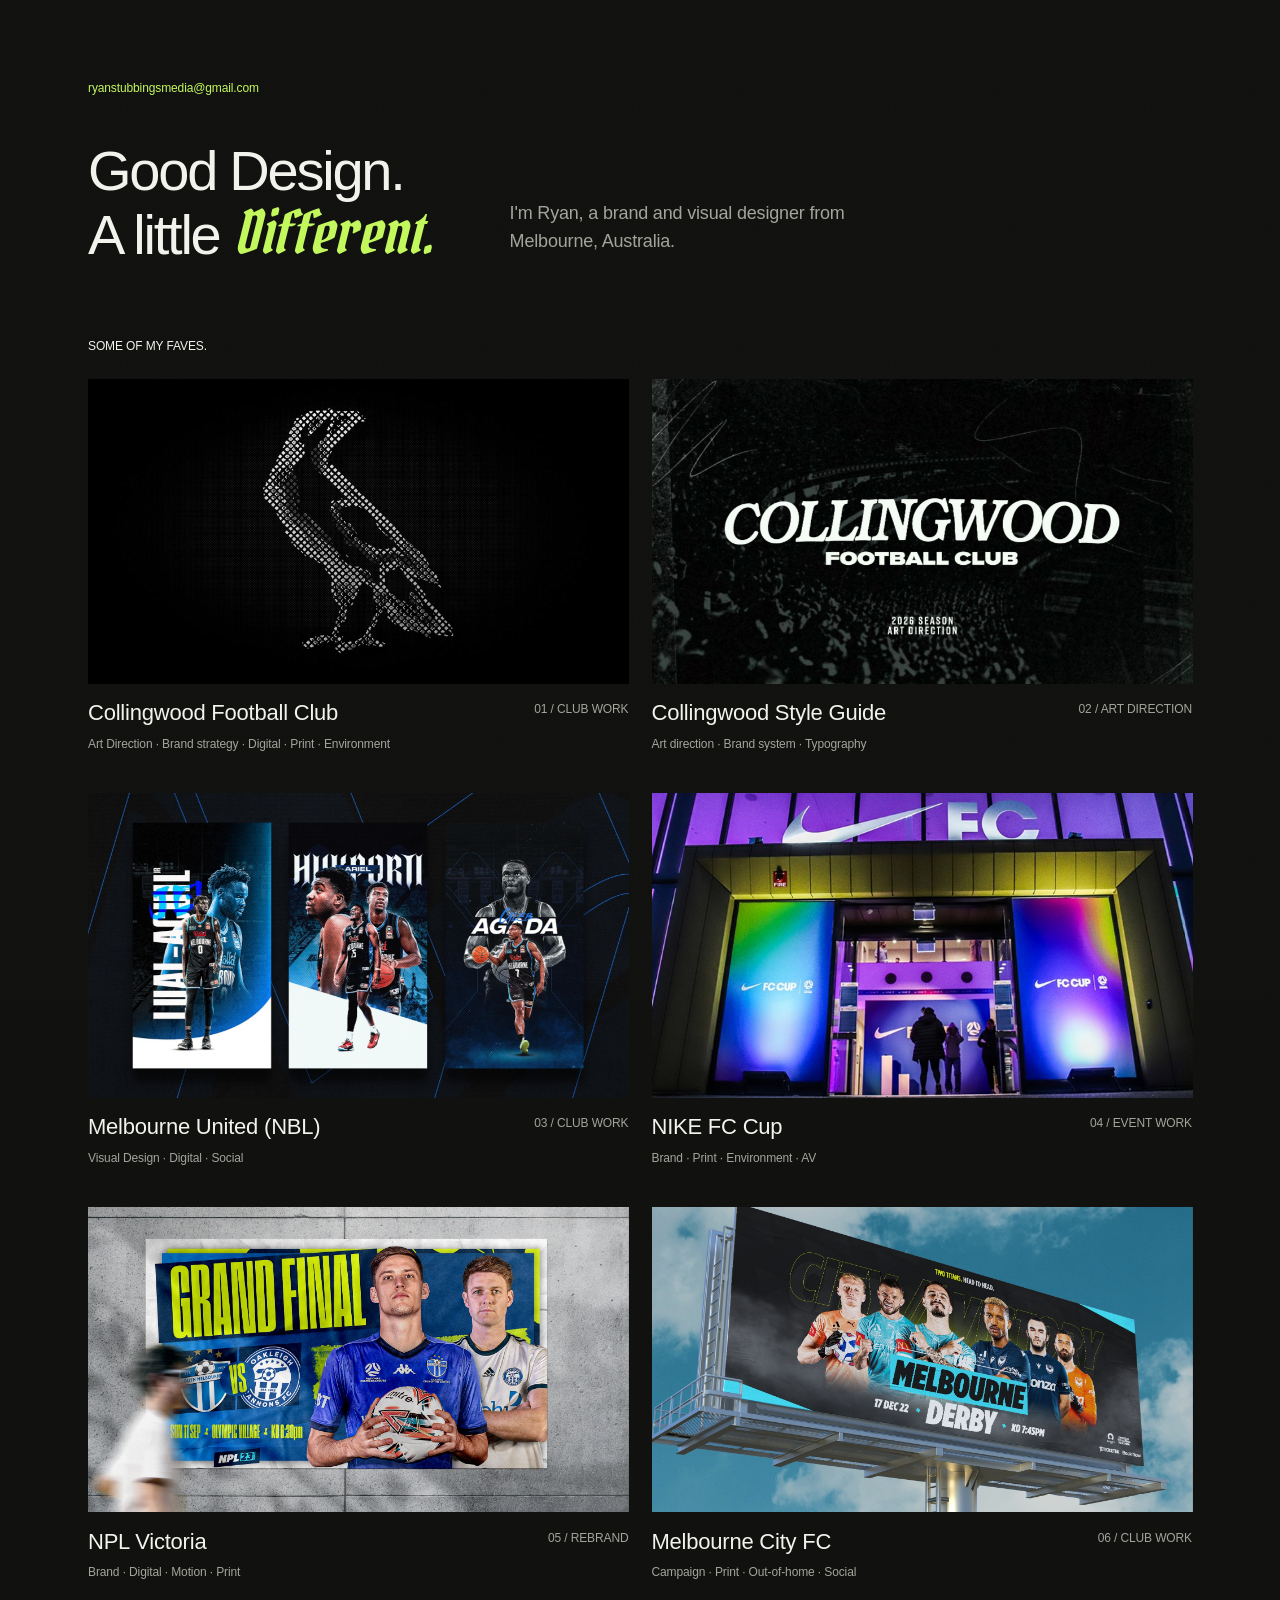
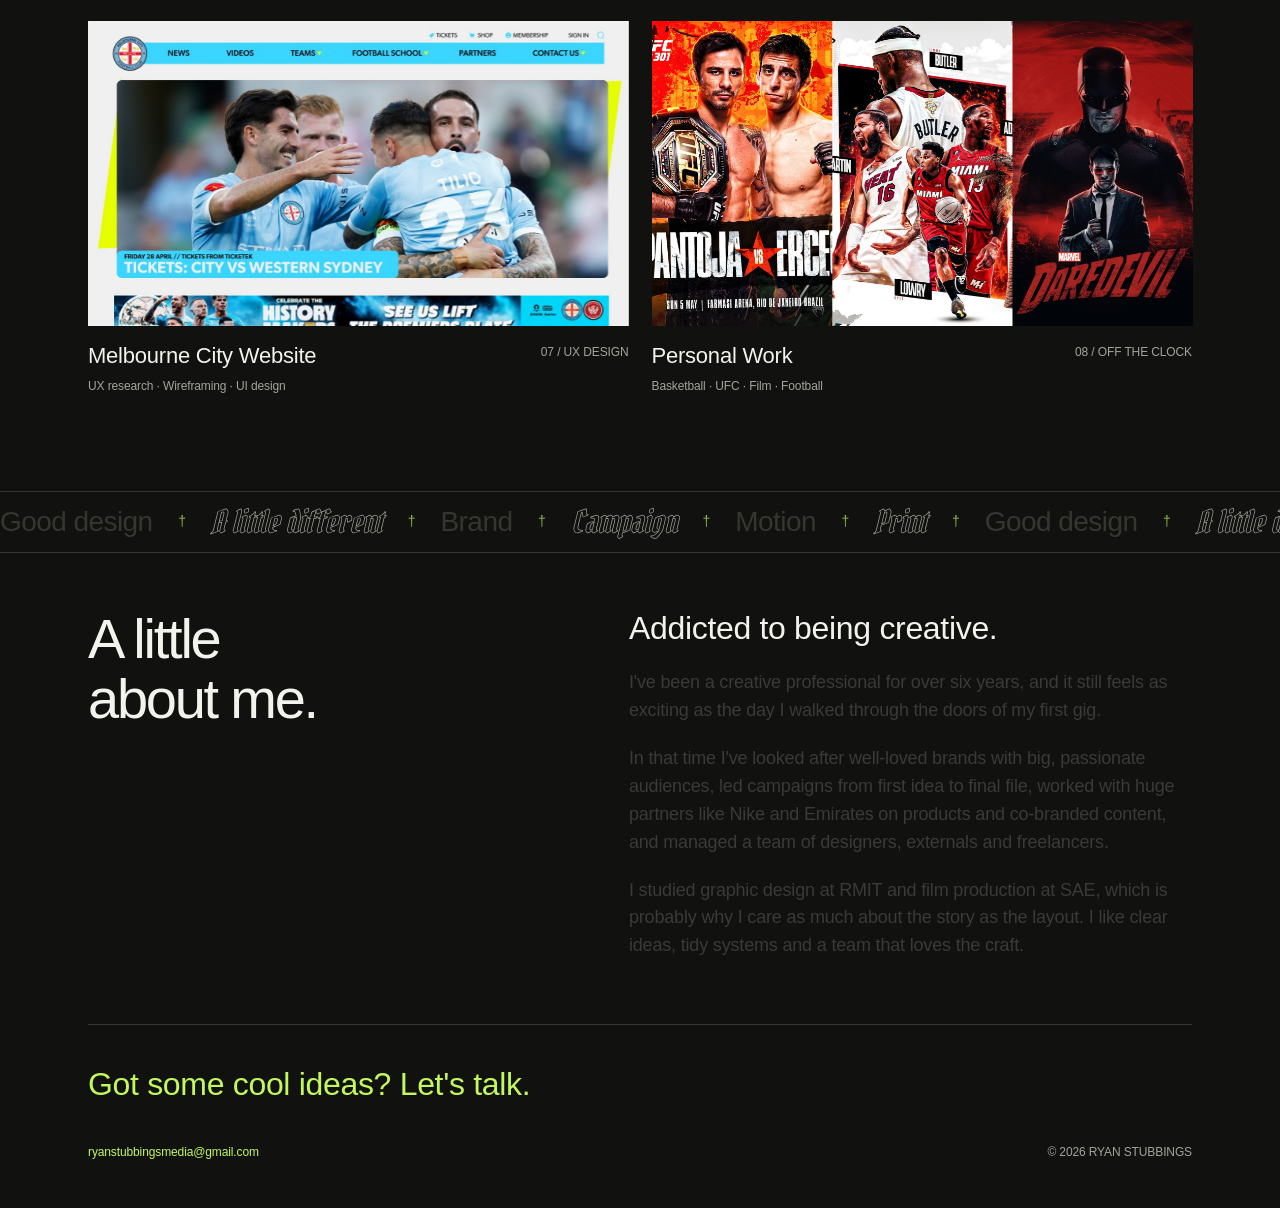
<file: index.html>
<!doctype html>
<html lang="en">
<head>
<meta charset="utf-8">
<meta name="viewport" content="width=device-width, initial-scale=1, viewport-fit=cover">
<title>Ryan Stubbings | Brand &amp; Visual Designer</title>
<meta name="description" content="Ryan Stubbings is a brand and visual designer from Melbourne, Australia.">
<meta name="theme-color" content="#111210">
<link rel="preconnect" href="https://api.fontshare.com">
<link rel="stylesheet" href="https://api.fontshare.com/v2/css?f[]=switzer@400,500&display=swap">
<link rel="stylesheet" href="https://fonts.googleapis.com/css2?family=Pirata+One&display=swap">
<link rel="stylesheet" href="styles.css?v=202611201032">
</head>
<body>
<div class="page">
  <p class="label contact"><a class="link" href="mailto:ryanstubbingsmedia@gmail.com">ryanstubbingsmedia@gmail.com</a></p>

  <header class="split hero">
    <h1 class="title">Good Design.<br><span class="nowrap">A little <span class="gothic" data-glitch data-text="Different.">Different.</span></span></h1>
    <p class="body">I'm Ryan, a brand and visual designer from Melbourne, Australia.</p>
  </header>

  <section class="faves">
    <h2 class="label caps light">Some of my faves.</h2>
    <div class="cards">
      <a class="card" href="work/collingwood-football-club/index.html">
        <video class="cover" src="images/cfc-magpie-stopmotion.mp4" poster="images/cfc-magpie-stopmotion.jpg" width="1920" height="1080" autoplay muted loop playsinline aria-label="Animated stop-motion Collingwood magpie"></video>
        <div class="card-head"><h3 class="project">Collingwood Football Club</h3><span class="label caps">01 / Club work</span></div>
        <p class="label">Art Direction · Brand strategy · Digital · Print · Environment</p>
      </a>
      <a class="card" href="work/collingwood-style-guide/index.html">
        <img class="cover" src="images/cfc-guide-01.jpg" alt="Collingwood Football Club 2026 season art direction cover" width="1920" height="1080">
        <div class="card-head"><h3 class="project">Collingwood Style Guide</h3><span class="label caps">02 / Art direction</span></div>
        <p class="label">Art direction · Brand system · Typography</p>
      </a>
      <a class="card" href="work/melbourne-united/index.html">
        <img class="cover" src="images/united-cover.jpg" alt="Three player story graphics for Melbourne United" width="1920" height="1080">
        <div class="card-head"><h3 class="project">Melbourne United (NBL)</h3><span class="label caps">03 / Club work</span></div>
        <p class="label">Visual Design · Digital · Social</p>
      </a>
      <a class="card" href="work/nike-fc-cup/index.html">
        <img class="cover" src="images/fccup-cover.jpg" alt="Branded stadium entry for the NIKE FC Cup" width="775" height="437">
        <div class="card-head"><h3 class="project">NIKE FC Cup</h3><span class="label caps">04 / Event work</span></div>
        <p class="label">Brand · Print · Environment · AV</p>
      </a>
      <a class="card" href="work/npl-victoria/index.html">
        <img class="cover" src="images/npl-cover.jpg" alt="NPL Grand Final poster on a concrete wall" width="1915" height="1080">
        <div class="card-head"><h3 class="project">NPL Victoria</h3><span class="label caps">05 / Rebrand</span></div>
        <p class="label">Brand · Digital · Motion · Print</p>
      </a>
      <a class="card" href="work/melbourne-city/index.html">
        <img class="cover" src="images/city-cover.jpg" alt="Melbourne Derby billboard for Melbourne City FC" width="1915" height="1080">
        <div class="card-head"><h3 class="project">Melbourne City FC</h3><span class="label caps">06 / Club work</span></div>
        <p class="label">Campaign · Print · Out-of-home · Social</p>
      </a>
      <a class="card" href="work/melbourne-city-website/index.html">
        <img class="cover" src="images/city-web-cover.jpg" alt="Melbourne City FC website redesign homepage" width="1372" height="774">
        <div class="card-head"><h3 class="project">Melbourne City Website</h3><span class="label caps">07 / UX design</span></div>
        <p class="label">UX research · Wireframing · UI design</p>
      </a>
      <a class="card" href="work/personal-work/index.html">
        <img class="cover" src="images/pw-cover.jpg" alt="Personal posters: UFC 301, Miami Heat and Daredevil" width="2128" height="1200">
        <div class="card-head"><h3 class="project">Personal Work</h3><span class="label caps">08 / Off the clock</span></div>
        <p class="label">Basketball · UFC · Film · Football</p>
      </a>
    </div>
  </section>

  <div class="ticker" aria-hidden="true">
    <div class="ticker-track">
      <span>Good design</span><i>†</i><span class="g">A little different</span><i>†</i><span>Brand</span><i>†</i><span class="g">Campaign</span><i>†</i><span>Motion</span><i>†</i><span class="g">Print</span><i>†</i>
      <span>Good design</span><i>†</i><span class="g">A little different</span><i>†</i><span>Brand</span><i>†</i><span class="g">Campaign</span><i>†</i><span>Motion</span><i>†</i><span class="g">Print</span><i>†</i>
      <span>Good design</span><i>†</i><span class="g">A little different</span><i>†</i><span>Brand</span><i>†</i><span class="g">Campaign</span><i>†</i><span>Motion</span><i>†</i><span class="g">Print</span><i>†</i>
      <span>Good design</span><i>†</i><span class="g">A little different</span><i>†</i><span>Brand</span><i>†</i><span class="g">Campaign</span><i>†</i><span>Motion</span><i>†</i><span class="g">Print</span><i>†</i>
      <span>Good design</span><i>†</i><span class="g">A little different</span><i>†</i><span>Brand</span><i>†</i><span class="g">Campaign</span><i>†</i><span>Motion</span><i>†</i><span class="g">Print</span><i>†</i>
      <span>Good design</span><i>†</i><span class="g">A little different</span><i>†</i><span>Brand</span><i>†</i><span class="g">Campaign</span><i>†</i><span>Motion</span><i>†</i><span class="g">Print</span><i>†</i>
      <span>Good design</span><i>†</i><span class="g">A little different</span><i>†</i><span>Brand</span><i>†</i><span class="g">Campaign</span><i>†</i><span>Motion</span><i>†</i><span class="g">Print</span><i>†</i>
      <span>Good design</span><i>†</i><span class="g">A little different</span><i>†</i><span>Brand</span><i>†</i><span class="g">Campaign</span><i>†</i><span>Motion</span><i>†</i><span class="g">Print</span><i>†</i>
    </div>
  </div>

  <section class="split about">
    <h2 class="label caps accent">A little <br class="wide-only">about me<span class="wide-only">.</span></h2>
    <div>
      <h3 class="heading">Addicted to being creative.</h3>
      <div class="body">
        <p>I've been a creative professional for over six years, and it still feels as exciting as the day I walked through the doors of my first gig.</p>
        <p>In that time I've looked after well-loved brands with big, passionate audiences, led campaigns from first idea to final file, worked with huge partners like Nike and Emirates on products and co-branded content, and managed a team of designers, externals and freelancers.</p>
        <p>I studied graphic design at RMIT and film production at SAE, which is probably why I care as much about the story as the layout. I like clear ideas, tidy systems and a team that loves the craft.</p>
      </div>
    </div>
  </section>

  <footer class="talk">
    <h2 class="heading accent" data-flicker-host>Got some cool ideas? Let's <span data-flicker>talk.</span></h2>
    <div class="foot">
      <p class="label contact"><a class="link" href="mailto:ryanstubbingsmedia@gmail.com">ryanstubbingsmedia@gmail.com</a></p>
      <p class="label caps">© 2026 Ryan Stubbings</p>
    </div>
  </footer>
</div>
<script src="site.js?v=202611201032"></script>
</body>
</html>
</file>
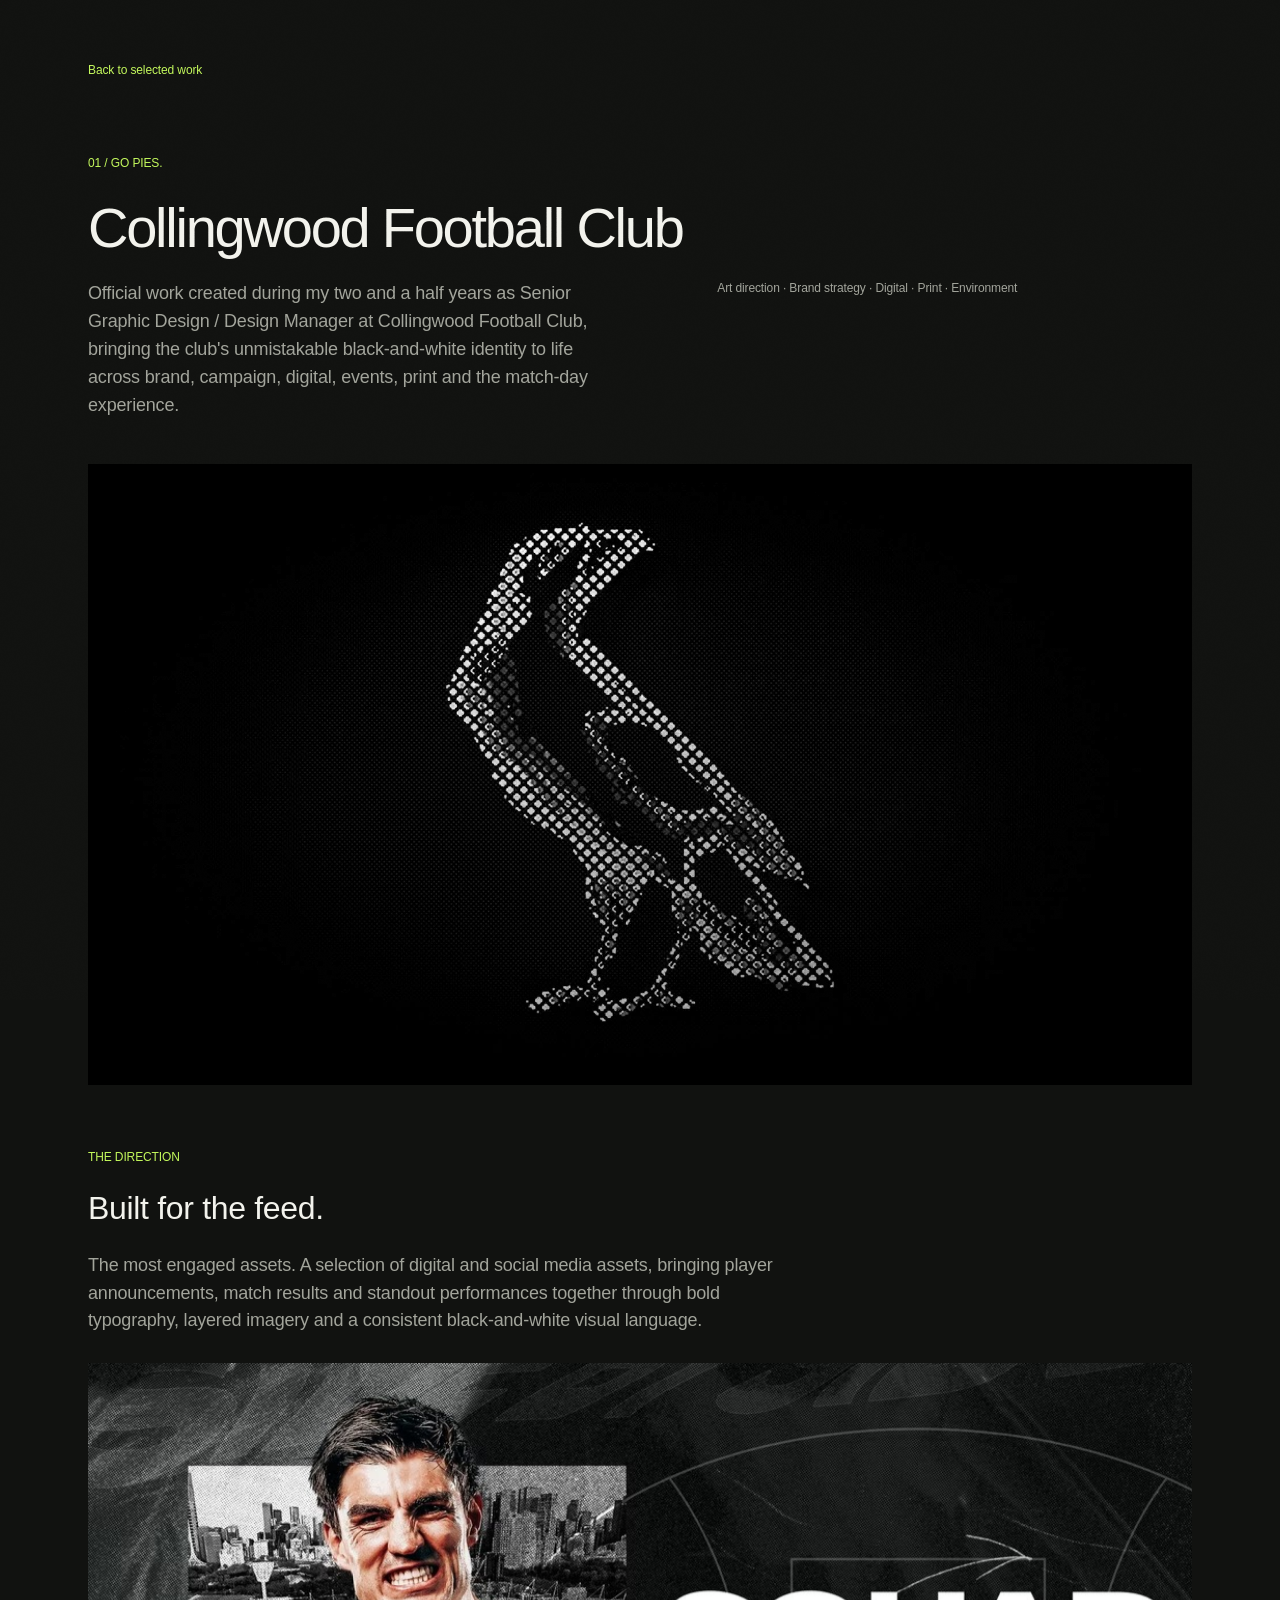
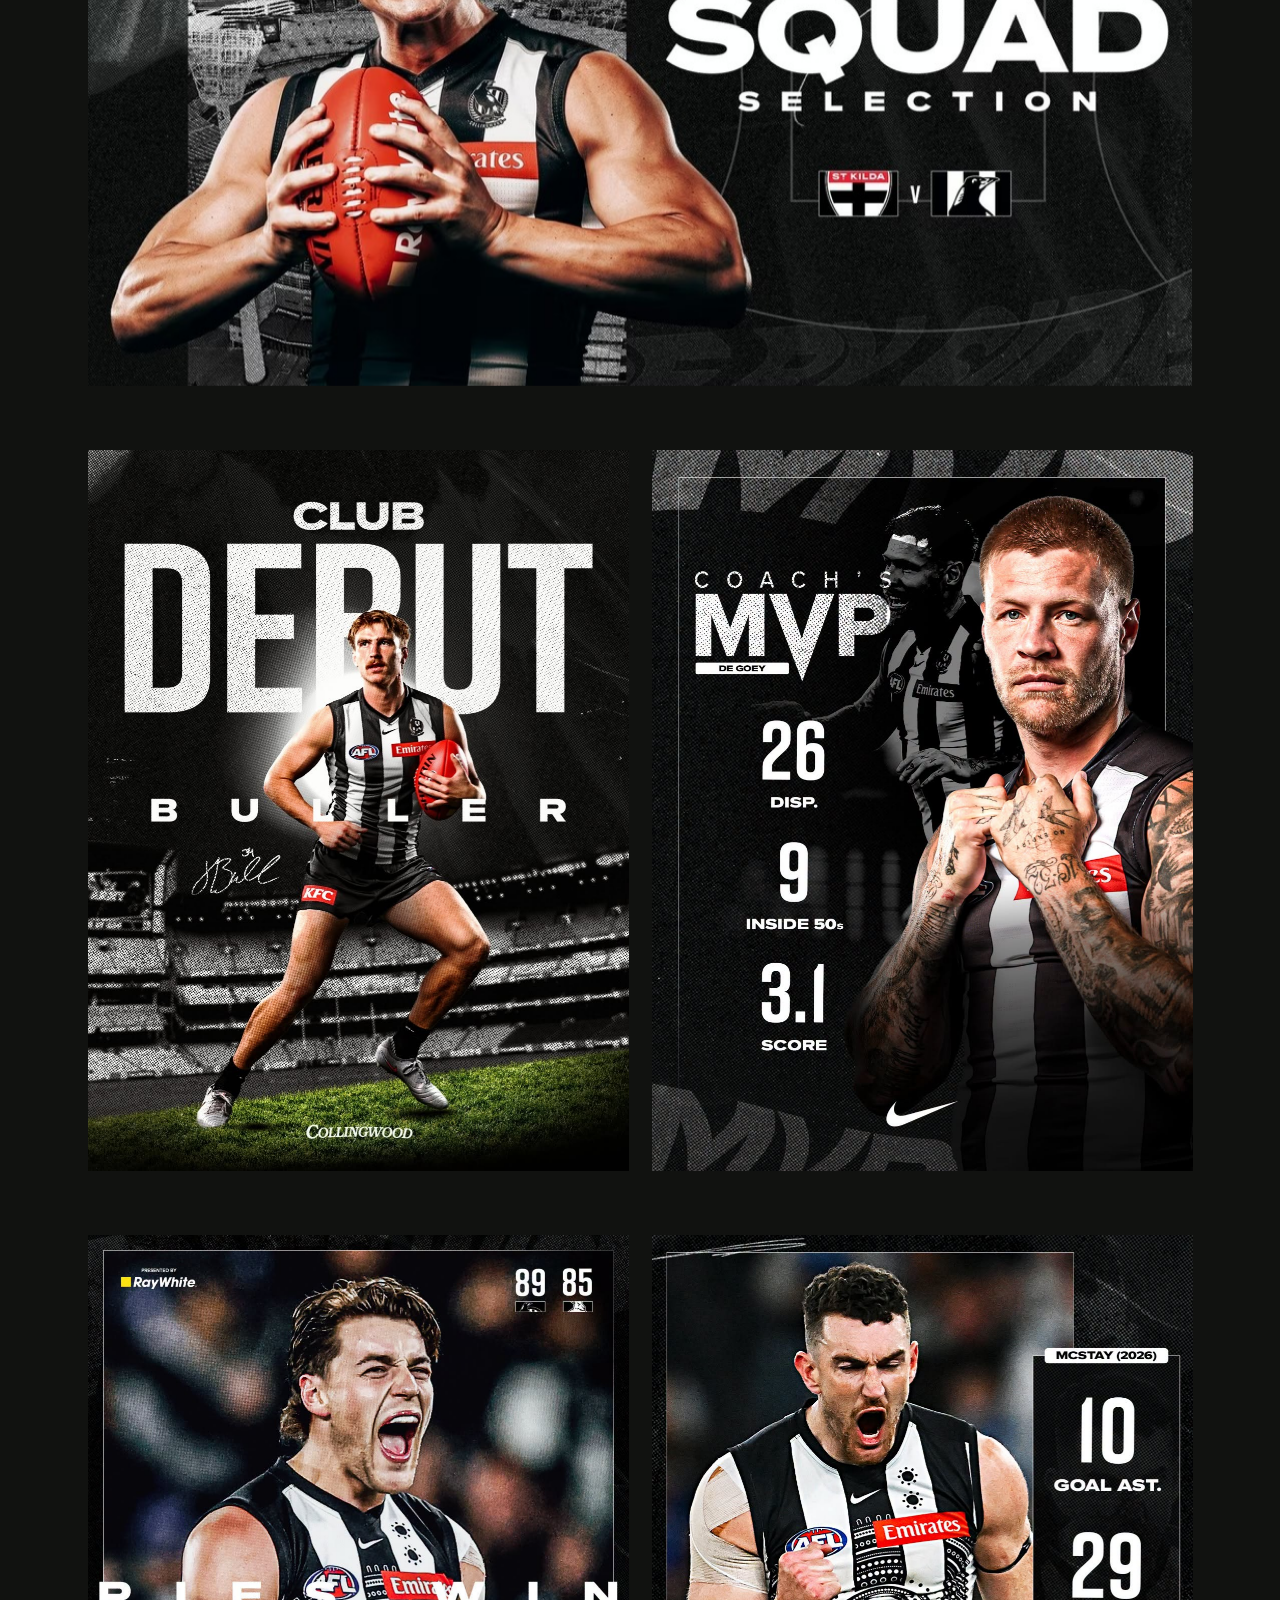
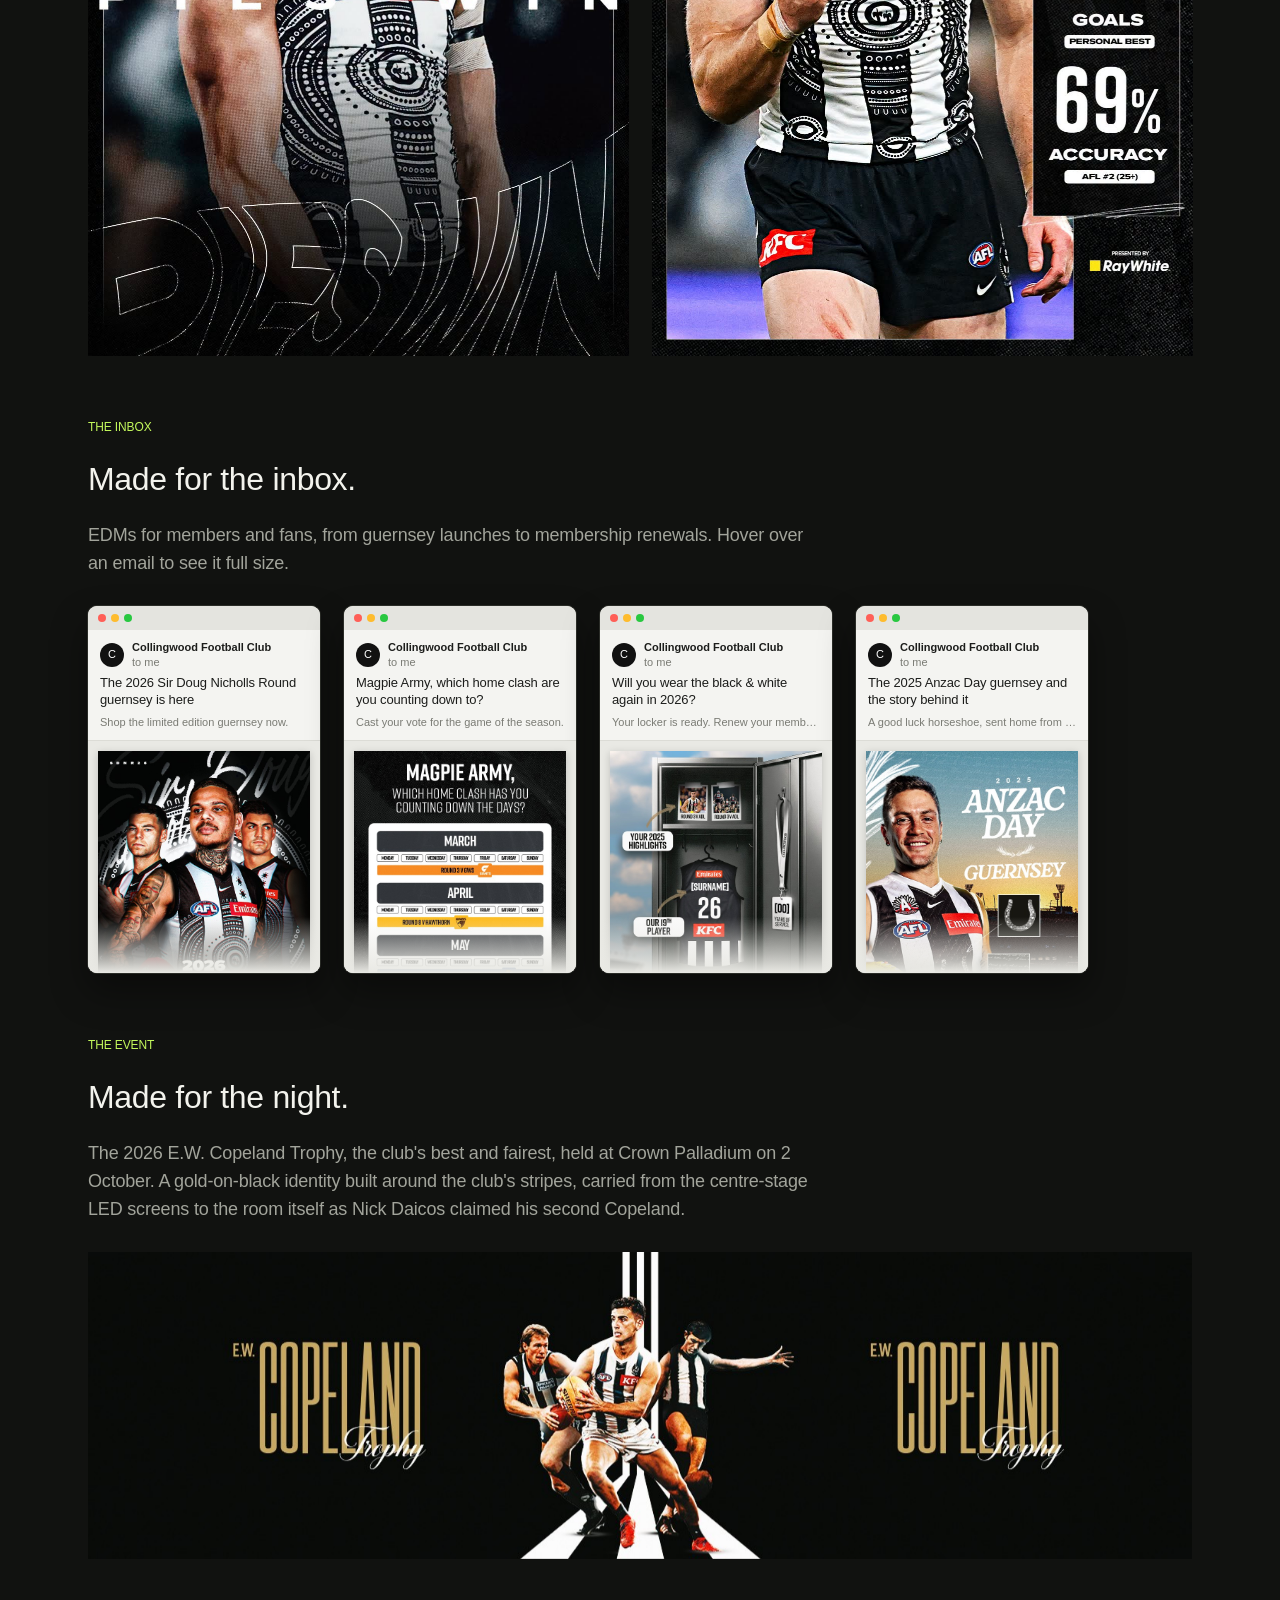
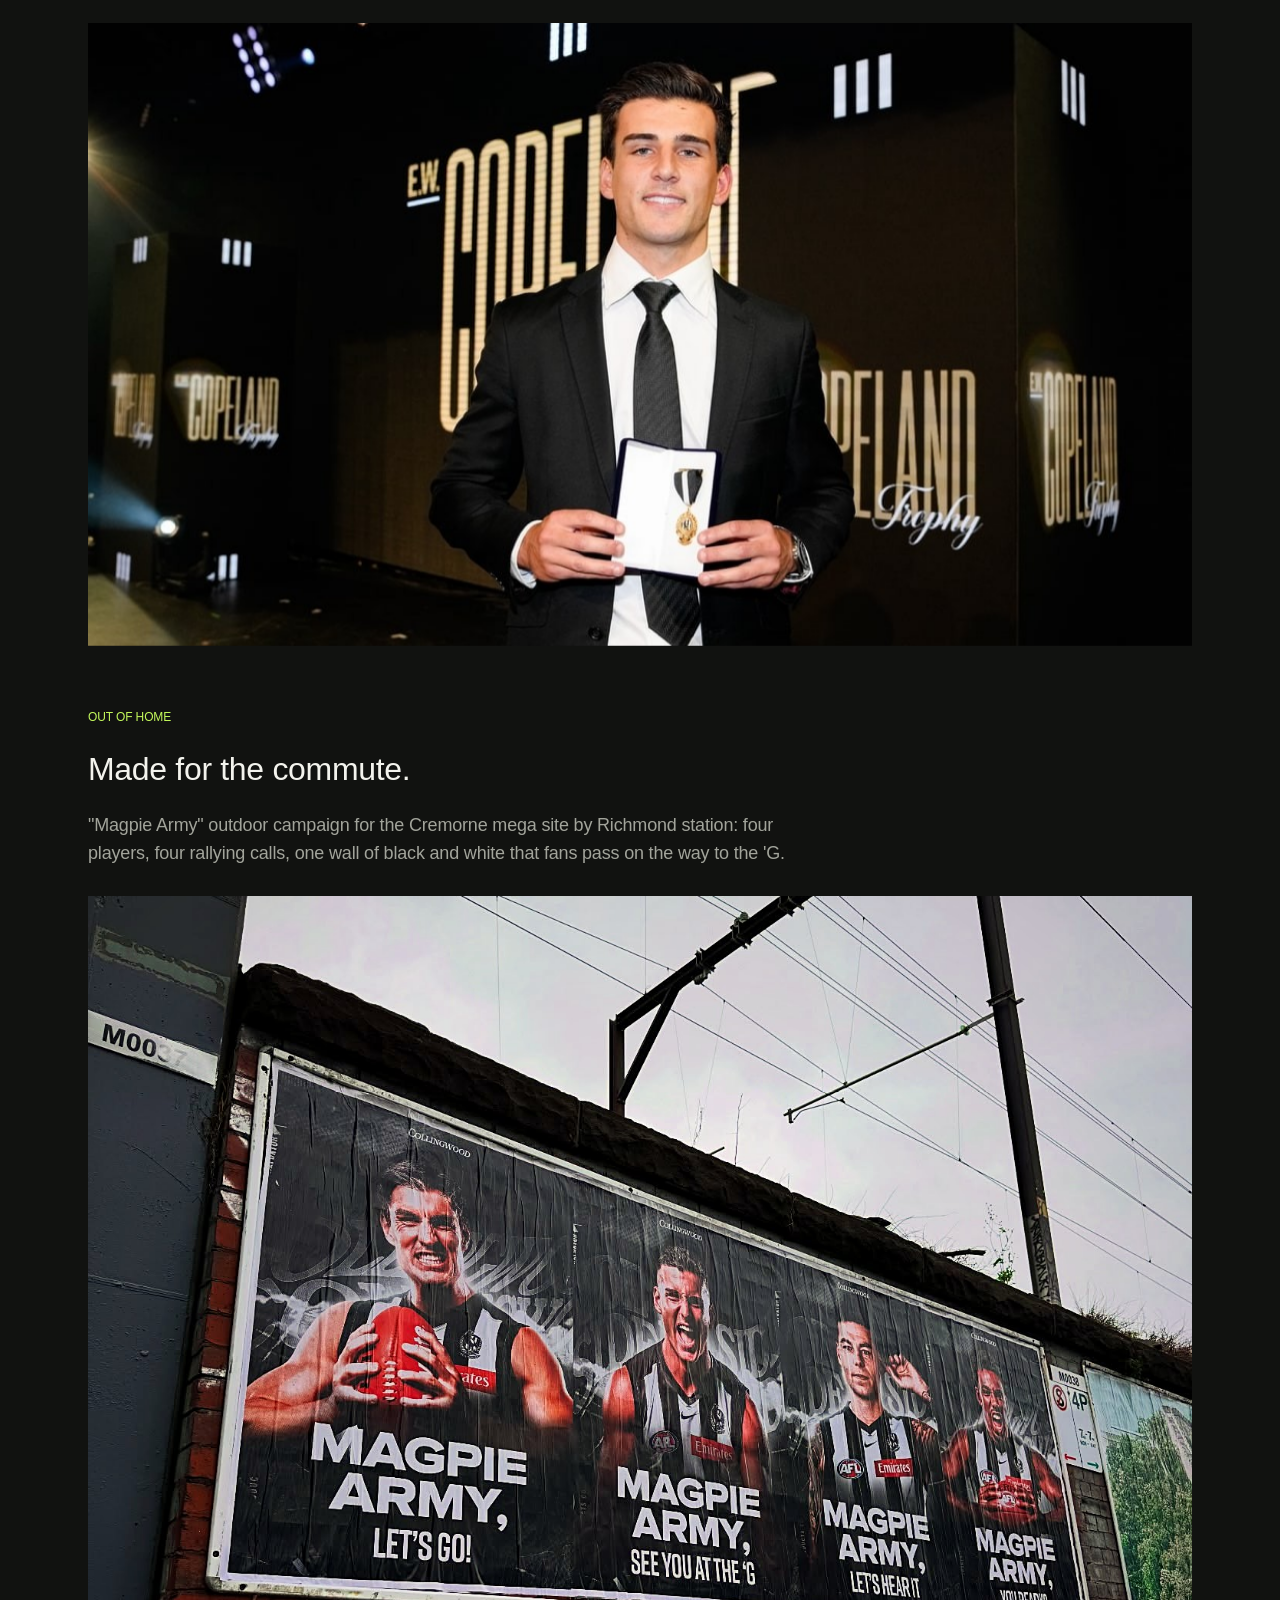
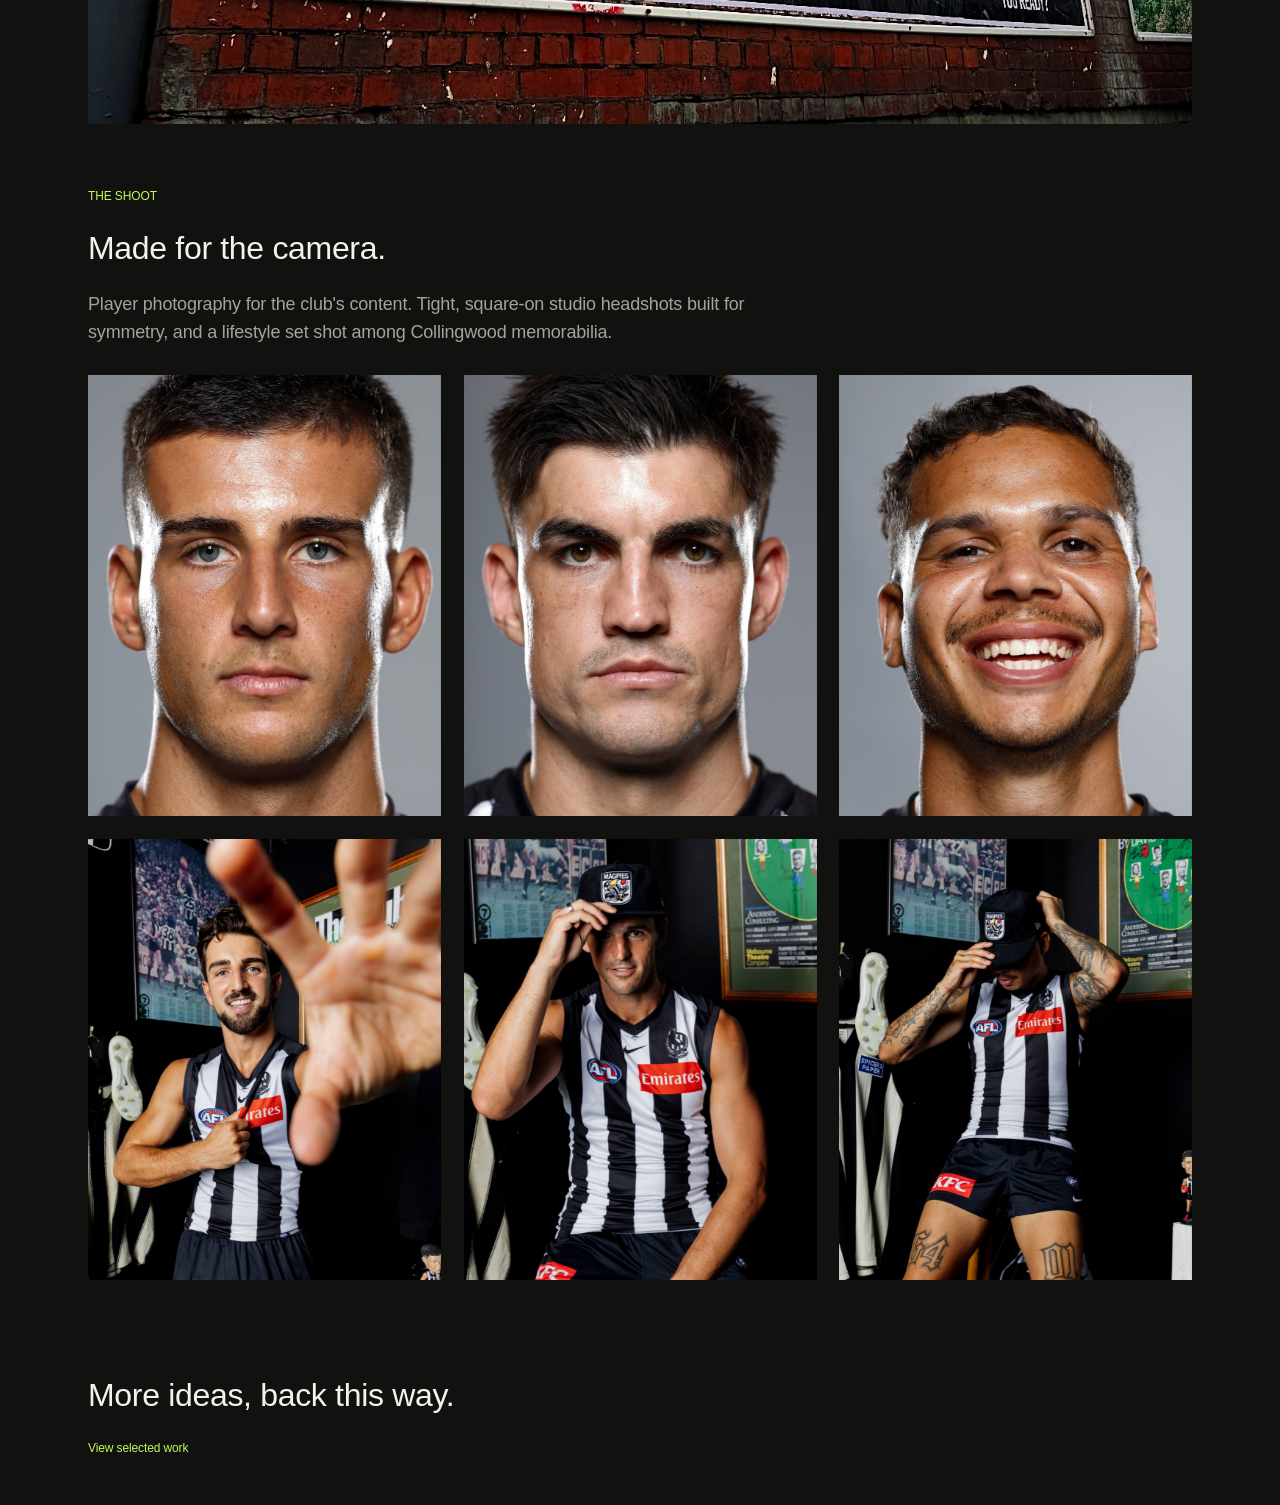
<file: work/collingwood-football-club/index.html>
<!doctype html>
<html lang="en">
<head>
<meta charset="utf-8">
<meta name="viewport" content="width=device-width, initial-scale=1, viewport-fit=cover">
<title>Collingwood Football Club | Ryan Stubbings</title>
<meta name="description" content="Work created for Collingwood Football Club across brand, campaign, digital, events and print.">
<meta name="theme-color" content="#111210">
<link rel="preconnect" href="https://api.fontshare.com">
<link rel="stylesheet" href="https://api.fontshare.com/v2/css?f[]=switzer@400,500&display=swap">
<link rel="stylesheet" href="https://fonts.googleapis.com/css2?family=Pirata+One&display=swap">
<link rel="stylesheet" href="../../styles.css?v=202611201032">
</head>
<body>
<div class="page">
  <p class="label case-top"><a class="link" href="../../index.html"><span data-flicker>Back</span> to selected work</a></p>

  <p class="label caps accent case-kicker">01 / Go Pies.</p>
  <h1 class="title case-title">Collingwood Football Club</h1>
  <div class="split case-intro">
    <p class="body">Official work created during my two and a half years as Senior Graphic Design / Design Manager at Collingwood Football Club, bringing the club's unmistakable black-and-white identity to life across brand, campaign, digital, events, print and the match-day experience.</p>
    <p class="label">Art direction · Brand strategy · Digital · Print · Environment</p>
  </div>

  <figure class="feature-media"><video src="../../images/cfc-magpie-stopmotion.mp4" poster="../../images/cfc-magpie-stopmotion.jpg" width="1920" height="1080" autoplay muted loop playsinline aria-label="Animated stop-motion Collingwood magpie"></video></figure>

  <section class="direction">
    <h2 class="label caps accent">The direction</h2>
    <h3 class="heading">Built for the feed.</h3>
    <p class="body">The most engaged assets. A selection of digital and social media assets, bringing player announcements, match results and standout performances together through bold typography, layered imagery and a consistent black-and-white visual language.</p>
  </section>

  <div class="shots">
    <figure class="wide"><img src="../../images/squad-selection.jpg" alt="Squad Selection match graphic" width="1064" height="600"></figure>
    <figure><img src="../../images/club-debut.jpg" alt="Club Debut player announcement graphic" width="1080" height="1440"></figure>
    <figure><img src="../../images/coachs-mvp.jpg" alt="Coach's MVP graphic with match statistics" width="1080" height="1440"></figure>
    <figure><img src="../../images/pies-win.jpg" alt="Pies Win match result graphic" width="1080" height="1440"></figure>
    <figure><img src="../../images/mcstay-stats.jpg" alt="Season statistics graphic" width="1080" height="1440"></figure>
  </div>

  <section class="direction">
    <h2 class="label caps accent">The inbox</h2>
    <h3 class="heading">Made for the inbox.</h3>
    <p class="body">EDMs for members and fans, from guernsey launches to membership renewals. <span class="edm-hint-mouse">Hover over an email to see it full size.</span><span class="edm-hint-touch">Tap an email to see it full size.</span></p>
  </section>

  <div class="emails">
    <figure class="email" tabindex="0" data-edm="../../images/cfc-edm-sdnr-guernsey.jpg" data-w="600" data-h="800">
      <div class="email-bar" aria-hidden="true"><span></span><span></span><span></span></div>
      <div class="email-head">
        <p class="email-from"><span class="email-avatar" aria-hidden="true">C</span><span><b>Collingwood Football Club</b><br><span class="email-to">to me</span></span></p>
        <p class="email-subject">The 2026 Sir Doug Nicholls Round guernsey is here</p>
        <p class="email-pre">Shop the limited edition guernsey now.</p>
      </div>
      <div class="email-body"><img src="../../images/cfc-edm-sdnr-guernsey.jpg" alt="Sir Doug Nicholls Round guernsey launch EDM" width="600" height="800" loading="lazy"></div>
    </figure>
    <figure class="email" tabindex="0" data-edm="../../images/cfc-edm-home-clash-vote.jpg" data-w="600" data-h="1340">
      <div class="email-bar" aria-hidden="true"><span></span><span></span><span></span></div>
      <div class="email-head">
        <p class="email-from"><span class="email-avatar" aria-hidden="true">C</span><span><b>Collingwood Football Club</b><br><span class="email-to">to me</span></span></p>
        <p class="email-subject">Magpie Army, which home clash are you counting down to?</p>
        <p class="email-pre">Cast your vote for the game of the season.</p>
      </div>
      <div class="email-body"><img src="../../images/cfc-edm-home-clash-vote.jpg" alt="Home game vote EDM listing the 2026 home fixtures" width="600" height="1340" loading="lazy"></div>
    </figure>
    <figure class="email" tabindex="0" data-edm="../../images/cfc-edm-membership-locker.jpg" data-w="600" data-h="1000">
      <div class="email-bar" aria-hidden="true"><span></span><span></span><span></span></div>
      <div class="email-head">
        <p class="email-from"><span class="email-avatar" aria-hidden="true">C</span><span><b>Collingwood Football Club</b><br><span class="email-to">to me</span></span></p>
        <p class="email-subject">Will you wear the black &amp; white again in 2026?</p>
        <p class="email-pre">Your locker is ready. Renew your membership.</p>
      </div>
      <div class="email-body"><img src="../../images/cfc-edm-membership-locker.jpg" alt="Membership renewal EDM with a personalised locker" width="600" height="1000" loading="lazy"></div>
    </figure>
    <figure class="email" tabindex="0" data-edm="../../images/cfc-edm-anzac-guernsey.jpg" data-w="600" data-h="2075">
      <div class="email-bar" aria-hidden="true"><span></span><span></span><span></span></div>
      <div class="email-head">
        <p class="email-from"><span class="email-avatar" aria-hidden="true">C</span><span><b>Collingwood Football Club</b><br><span class="email-to">to me</span></span></p>
        <p class="email-subject">The 2025 Anzac Day guernsey and the story behind it</p>
        <p class="email-pre">A good luck horseshoe, sent home from France in 1917.</p>
      </div>
      <div class="email-body"><img src="../../images/cfc-edm-anzac-guernsey.jpg" alt="2025 Anzac Day guernsey EDM telling the story of the good luck horseshoe" width="600" height="2075" loading="lazy"></div>
    </figure>
  </div>

  <section class="direction">
    <h2 class="label caps accent">The event</h2>
    <h3 class="heading">Made for the night.</h3>
    <p class="body">The 2026 E.W. Copeland Trophy, the club's best and fairest, held at Crown Palladium on 2 October. A gold-on-black identity built around the club's stripes, carried from the centre-stage LED screens to the room itself as Nick Daicos claimed his second Copeland.</p>
  </section>

  <div class="shots">
    <figure class="wide"><img src="../../images/cfc-copeland-led.jpg" alt="E.W. Copeland Trophy centre-stage LED screen artwork" width="1440" height="400"></figure>
    <figure class="wide"><img src="../../images/cfc-copeland-night.jpg" alt="Nick Daicos with his E.W. Copeland Trophy medal in front of the branded stage" width="1064" height="600"></figure>
  </div>

  <section class="direction">
    <h2 class="label caps accent">Out of home</h2>
    <h3 class="heading">Made for the commute.</h3>
    <p class="body">"Magpie Army" outdoor campaign for the Cremorne mega site by Richmond station: four players, four rallying calls, one wall of black and white that fans pass on the way to the 'G.</p>
  </section>

  <div class="shots">
    <figure class="wide"><img src="../../images/cfc-ooh-cremorne.jpg" alt="Magpie Army billboard with four Collingwood players, photographed on a brick wall beside the train line" width="1440" height="1080"></figure>
  </div>

  <section class="direction">
    <h2 class="label caps accent">The shoot</h2>
    <h3 class="heading">Made for the camera.</h3>
    <p class="body">Player photography for the club's content. Tight, square-on studio headshots built for symmetry, and a lifestyle set shot among Collingwood memorabilia.</p>
  </section>

  <div class="shots three photos">
    <figure><img src="../../images/cfc-headshot-1.jpg" alt="Studio headshot, Collingwood player" width="960" height="1200"></figure>
    <figure><img src="../../images/cfc-headshot-2.jpg" alt="Studio headshot, Collingwood player" width="960" height="1200"></figure>
    <figure><img src="../../images/cfc-headshot-3.jpg" alt="Studio headshot, Collingwood player smiling" width="960" height="1200"></figure>
  </div>

  <div class="shots three photos">
    <figure><img src="../../images/cfc-lifestyle-reach.jpg" alt="Lifestyle portrait, player reaching toward the camera" width="960" height="1200"></figure>
    <figure><img src="../../images/cfc-lifestyle-cap.jpg" alt="Lifestyle portrait, player tipping a Magpies cap" width="960" height="1200"></figure>
    <figure><img src="../../images/cfc-lifestyle-tattoos.jpg" alt="Lifestyle portrait, player pulling down a Magpies cap" width="960" height="1200"></figure>
  </div>

  <section class="more">
    <h2 class="heading">More ideas, back this way.</h2>
    <p class="label"><a class="link" href="../../index.html">View selected work</a></p>
  </section>
</div>
<script src="../../site.js?v=202611201032"></script>
</body>
</html>
</file>
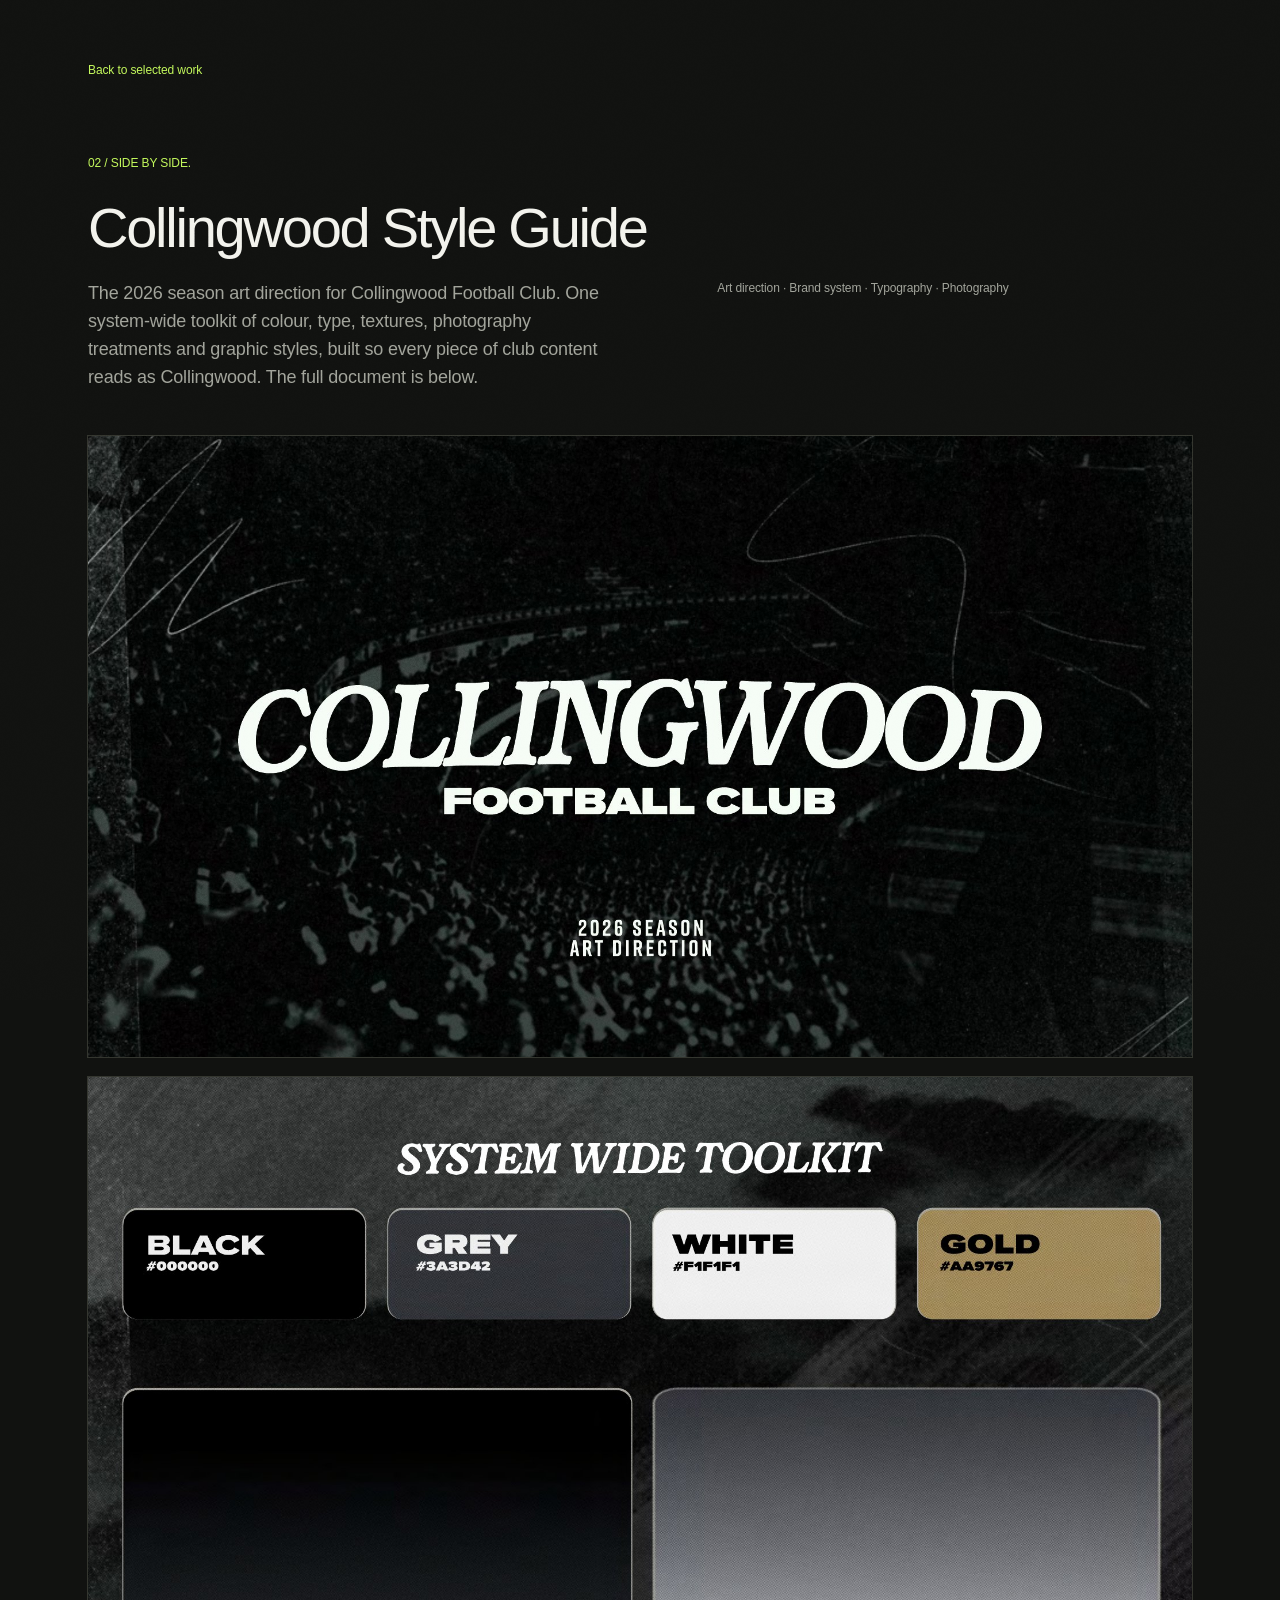
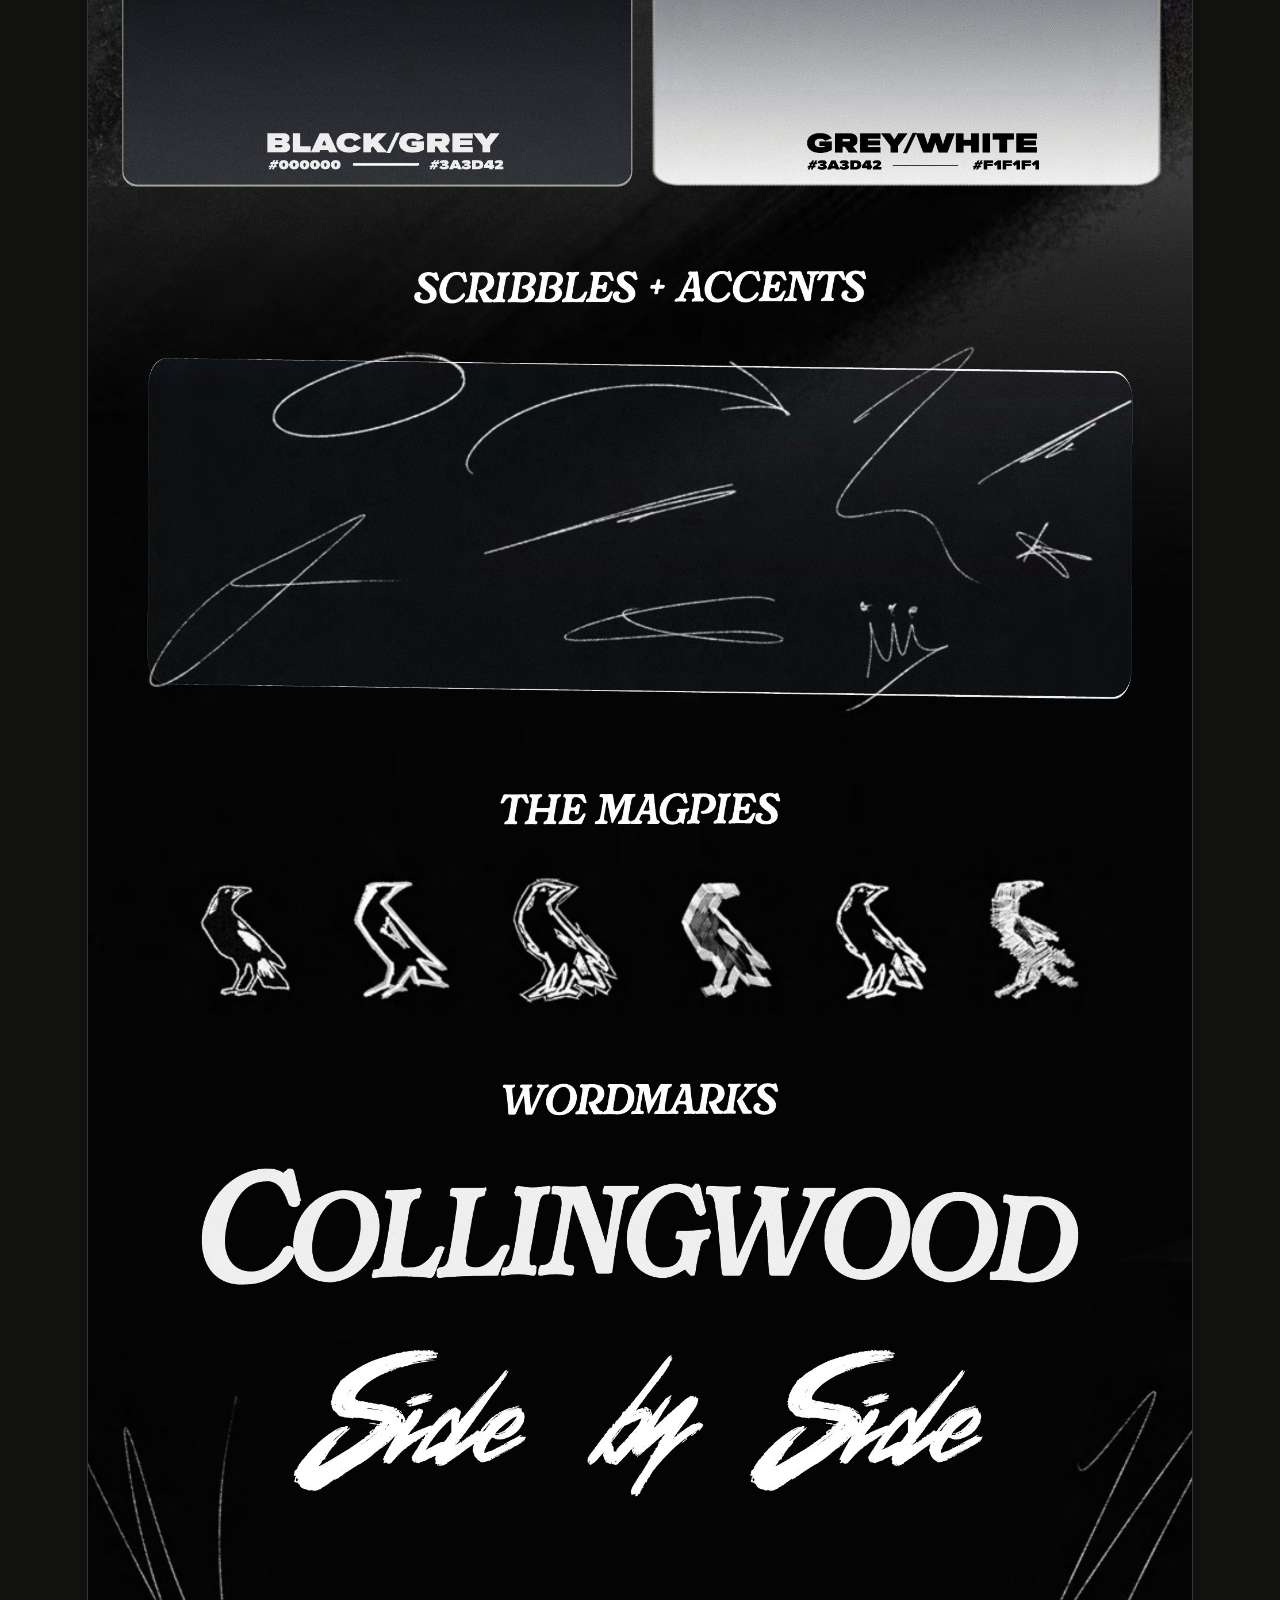
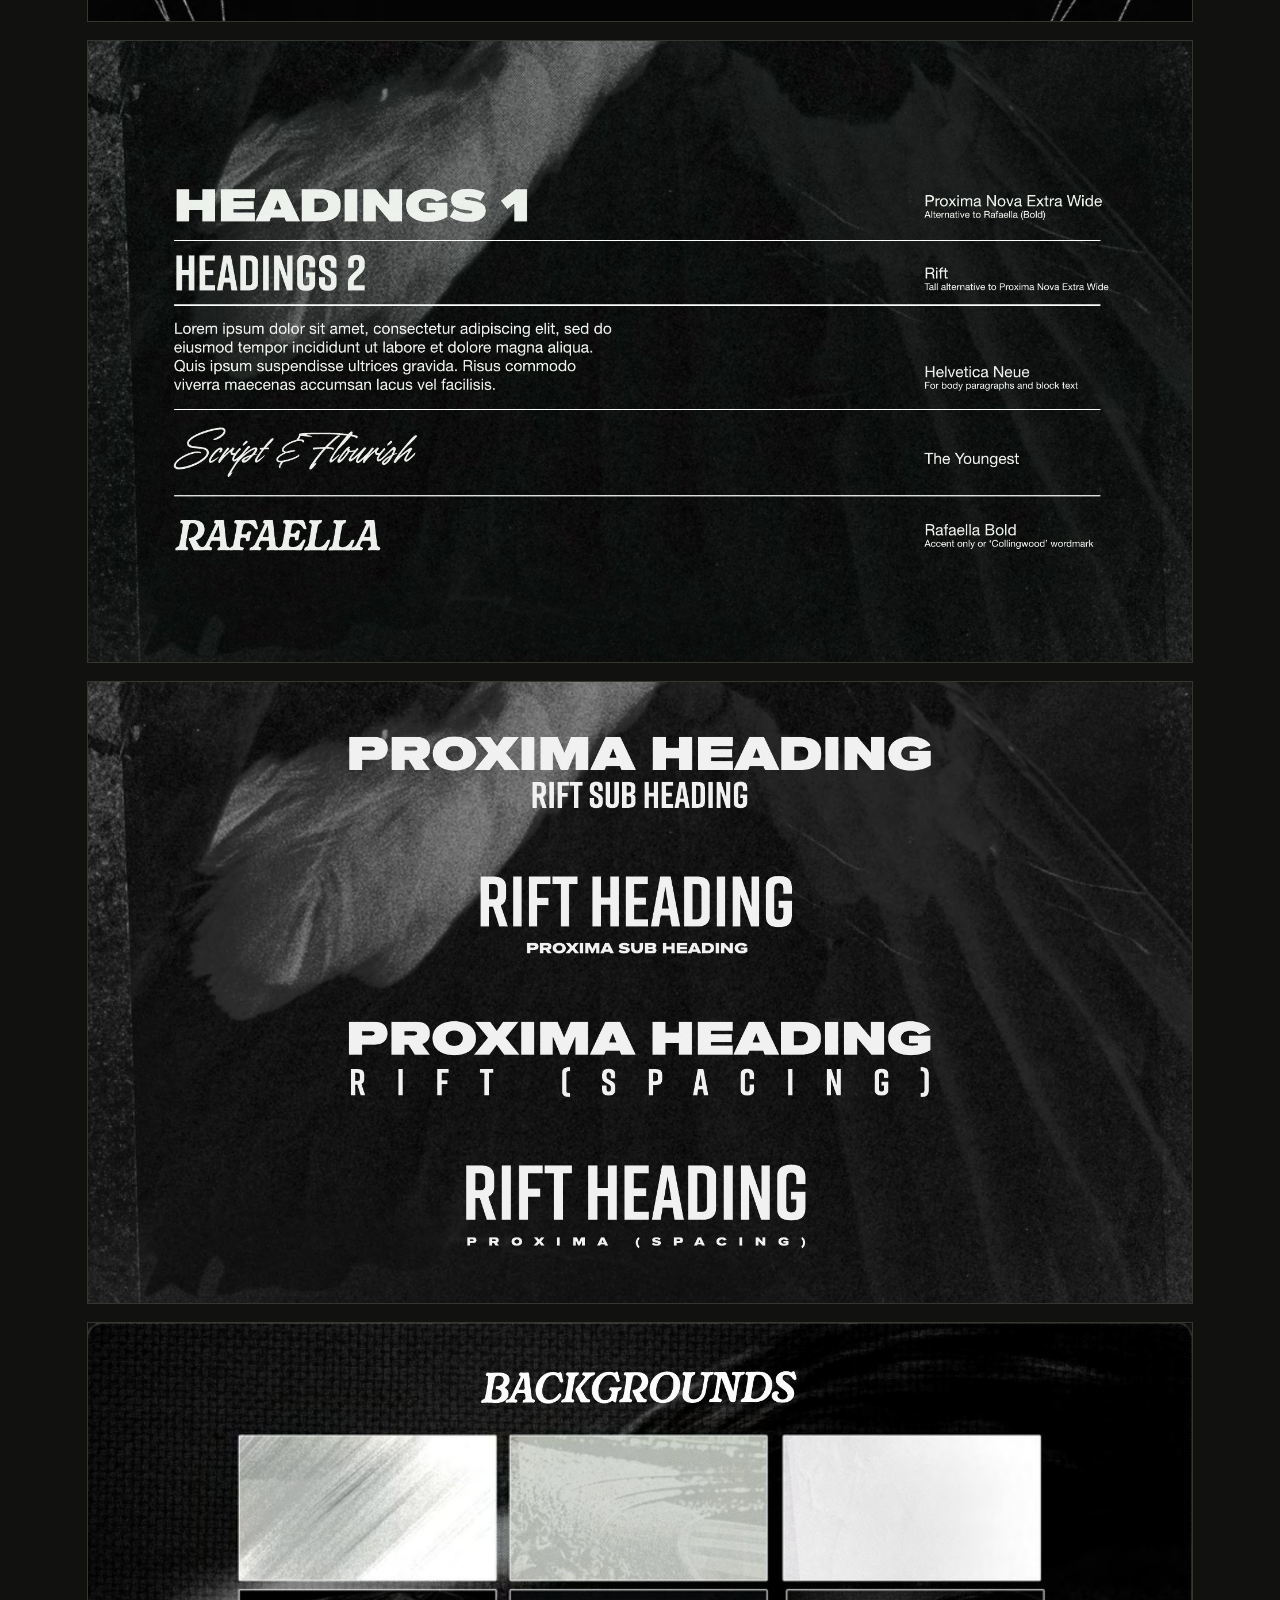
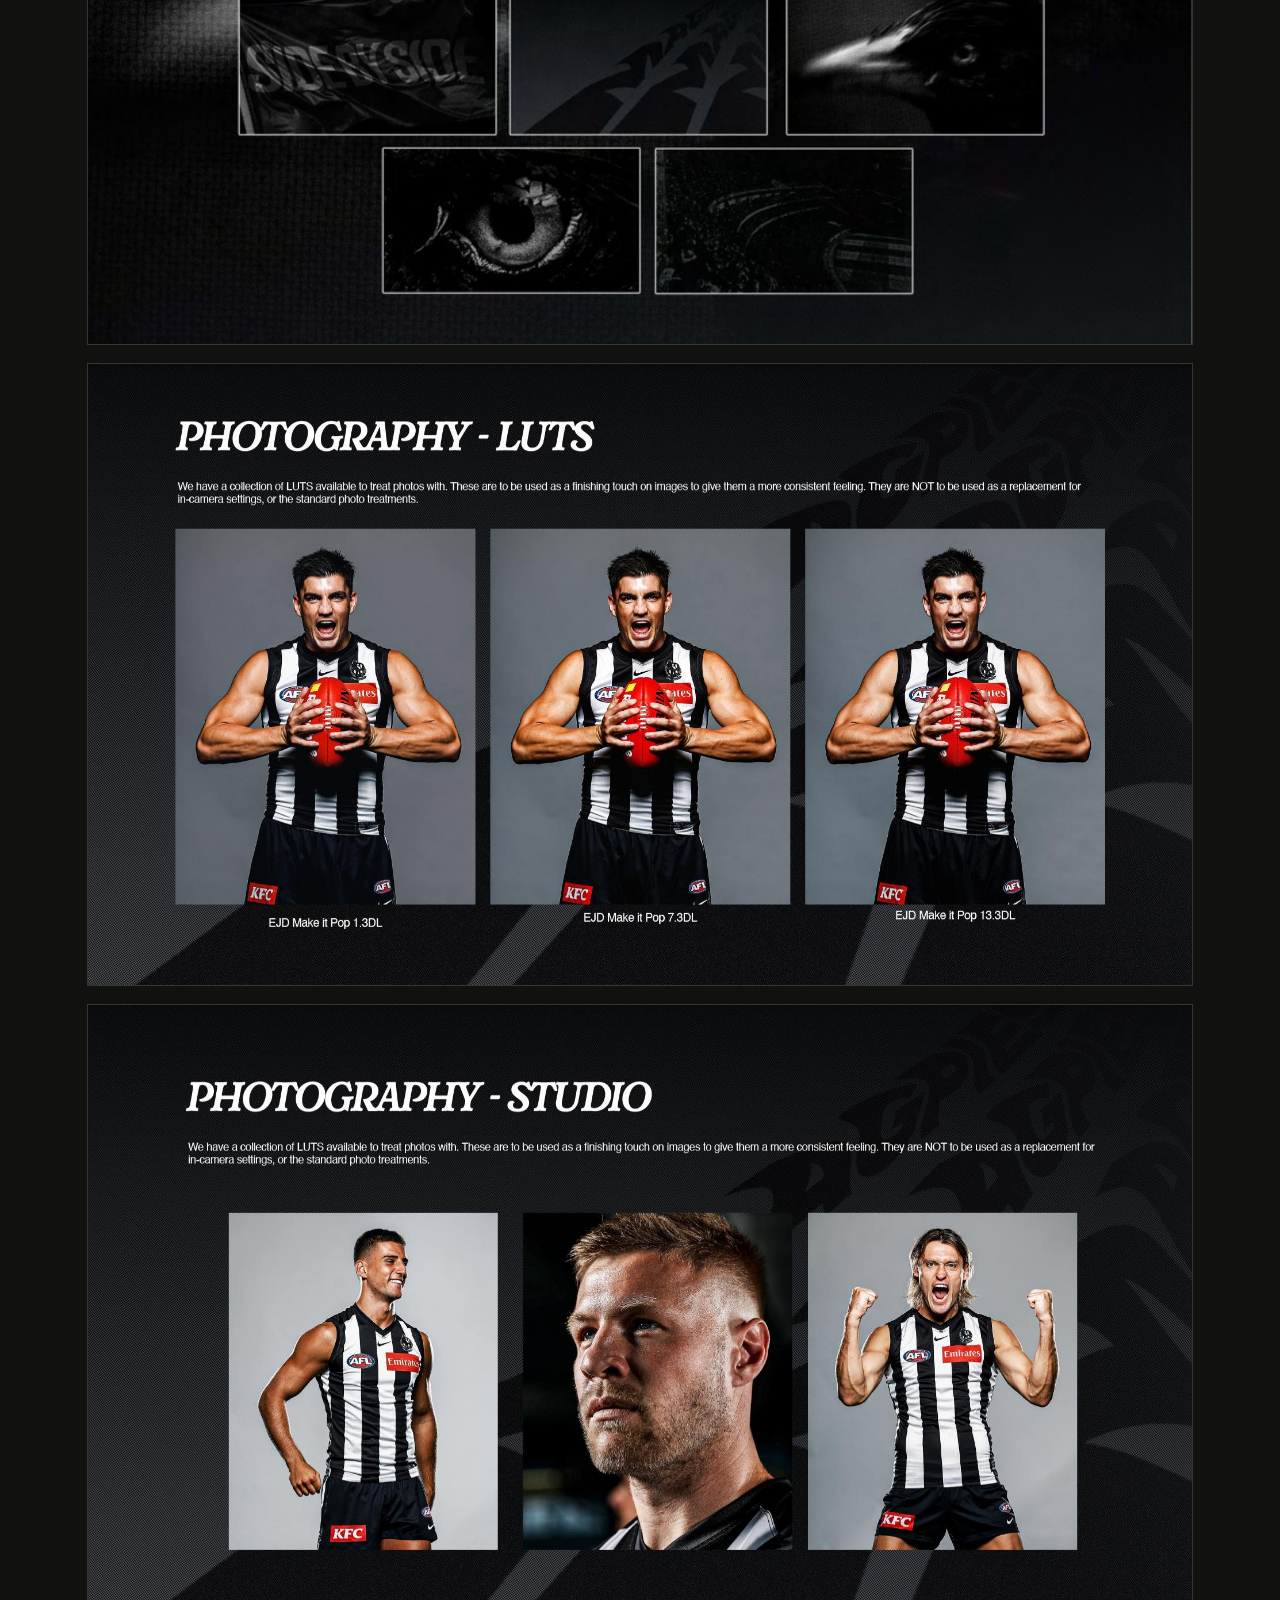
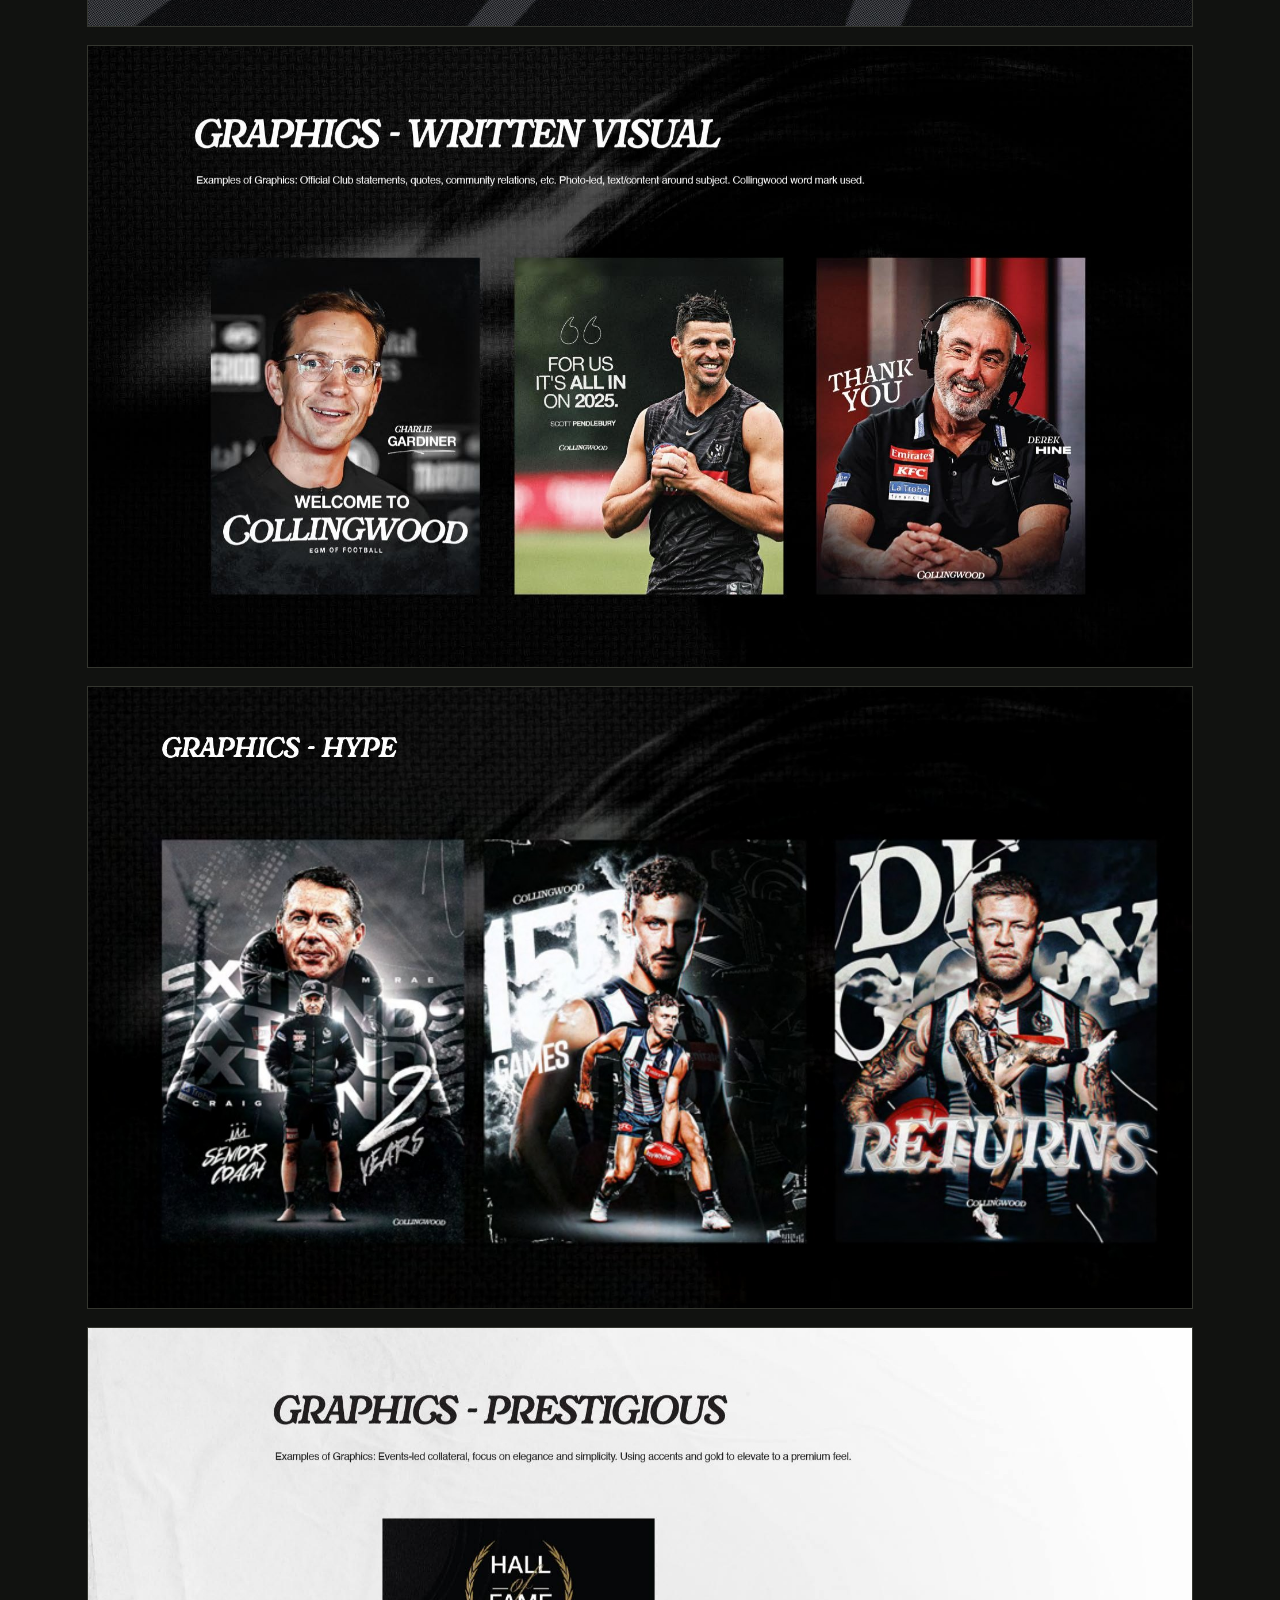
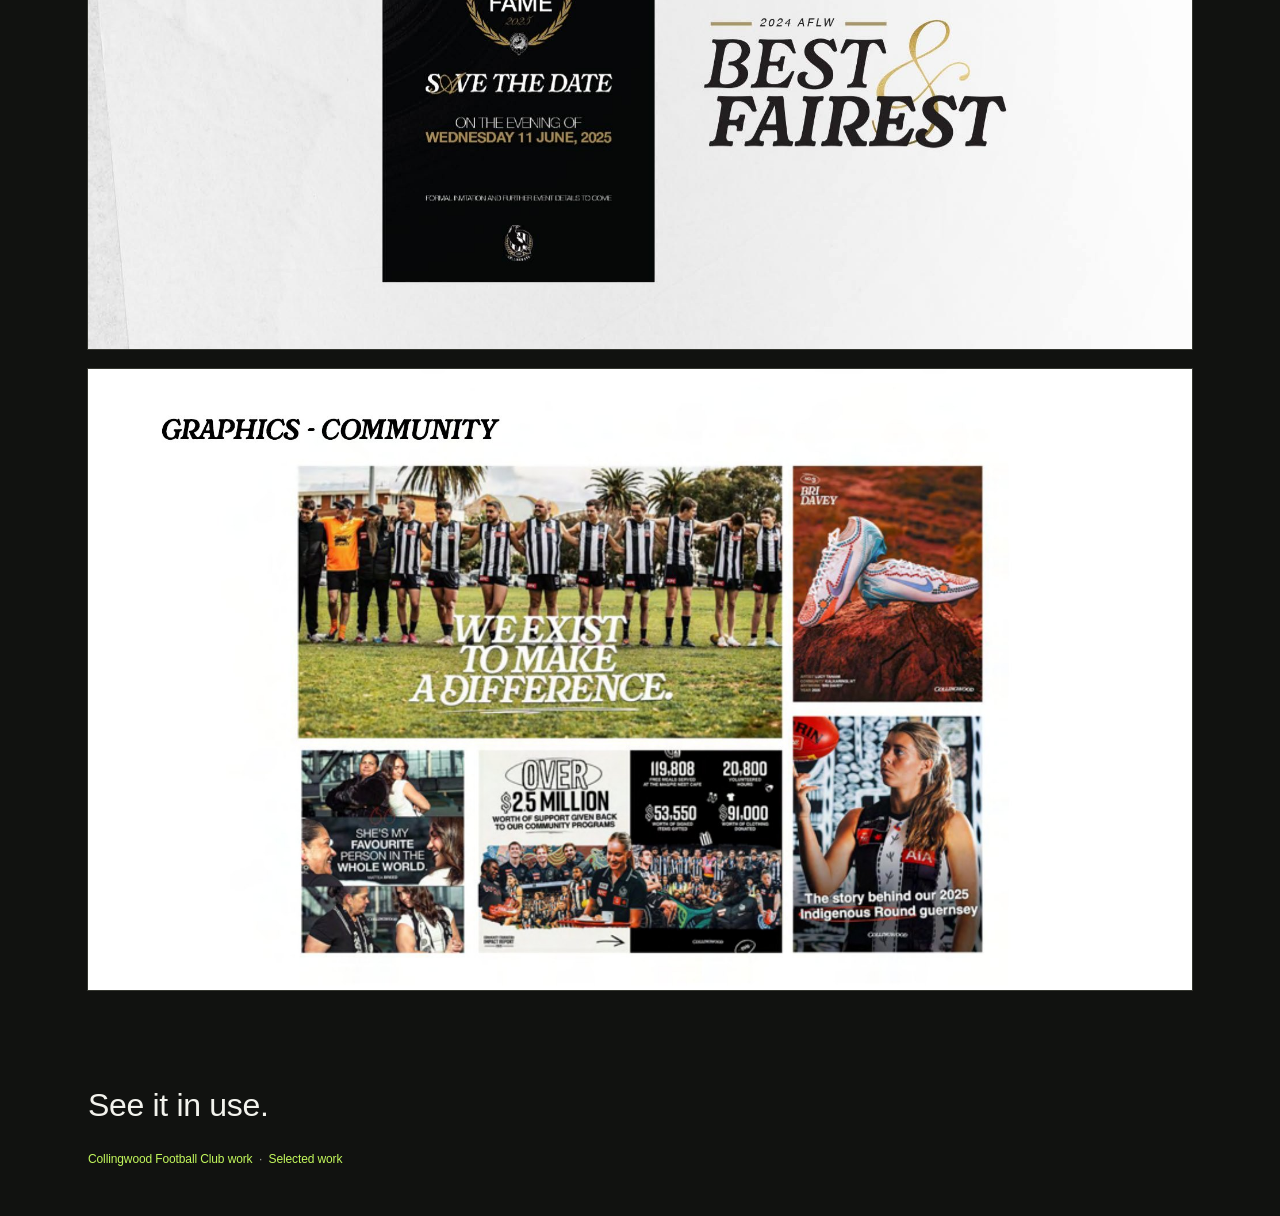
<file: work/collingwood-style-guide/index.html>
<!doctype html>
<html lang="en">
<head>
<meta charset="utf-8">
<meta name="viewport" content="width=device-width, initial-scale=1, viewport-fit=cover">
<title>Collingwood Style Guide | Ryan Stubbings</title>
<meta name="description" content="The Collingwood Football Club 2026 season art direction guide: colour, type, backgrounds, photography and graphic styles.">
<meta name="theme-color" content="#111210">
<link rel="preconnect" href="https://api.fontshare.com">
<link rel="stylesheet" href="https://api.fontshare.com/v2/css?f[]=switzer@400,500&display=swap">
<link rel="stylesheet" href="https://fonts.googleapis.com/css2?family=Pirata+One&display=swap">
<link rel="stylesheet" href="../../styles.css?v=202611201032">
</head>
<body>
<div class="page">
  <p class="label case-top"><a class="link" href="../../index.html"><span data-flicker>Back</span> to selected work</a></p>

  <p class="label caps accent case-kicker">02 / Side by side.</p>
  <h1 class="title case-title">Collingwood Style Guide</h1>
  <div class="split case-intro">
    <p class="body">The 2026 season art direction for Collingwood Football Club. One system-wide toolkit of colour, type, textures, photography treatments and graphic styles, built so every piece of club content reads as Collingwood. The full document is below.</p>
    <p class="label">Art direction · Brand system · Typography · Photography</p>
  </div>

  <div class="guide">
    <figure><img src="../../images/cfc-guide-01.jpg" alt="Cover: Collingwood Football Club 2026 season art direction" width="1920" height="1080"></figure>
    <figure><img src="../../images/cfc-guide-02.jpg" alt="System-wide toolkit: colours, gradients, scribbles and accents, the magpies and wordmarks" width="1920" height="3730"></figure>
    <figure><img src="../../images/cfc-guide-03.jpg" alt="Typography: heading, body, script and accent typefaces" width="1920" height="1080" loading="lazy"></figure>
    <figure><img src="../../images/cfc-guide-04.jpg" alt="Heading and sub-heading pairings" width="1920" height="1080" loading="lazy"></figure>
    <figure><img src="../../images/cfc-guide-05.jpg" alt="Background textures" width="1920" height="1080" loading="lazy"></figure>
    <figure><img src="../../images/cfc-guide-06.jpg" alt="Photography: LUT treatments" width="1920" height="1080" loading="lazy"></figure>
    <figure><img src="../../images/cfc-guide-07.jpg" alt="Photography: studio portraits" width="1920" height="1080" loading="lazy"></figure>
    <figure><img src="../../images/cfc-guide-08.jpg" alt="Graphics: written visual examples" width="1920" height="1080" loading="lazy"></figure>
    <figure><img src="../../images/cfc-guide-09.jpg" alt="Graphics: hype examples" width="1920" height="1080" loading="lazy"></figure>
    <figure><img src="../../images/cfc-guide-10.jpg" alt="Graphics: prestigious examples" width="1920" height="1080" loading="lazy"></figure>
    <figure><img src="../../images/cfc-guide-11.jpg" alt="Graphics: community examples" width="1920" height="1080" loading="lazy"></figure>
  </div>

  <section class="more">
    <h2 class="heading">See it in use.</h2>
    <p class="label"><a class="link" href="../collingwood-football-club/index.html">Collingwood Football Club work</a> &nbsp;·&nbsp; <a class="link" href="../../index.html">Selected work</a></p>
  </section>
</div>
<script src="../../site.js?v=202611201032"></script>
</body>
</html>
</file>
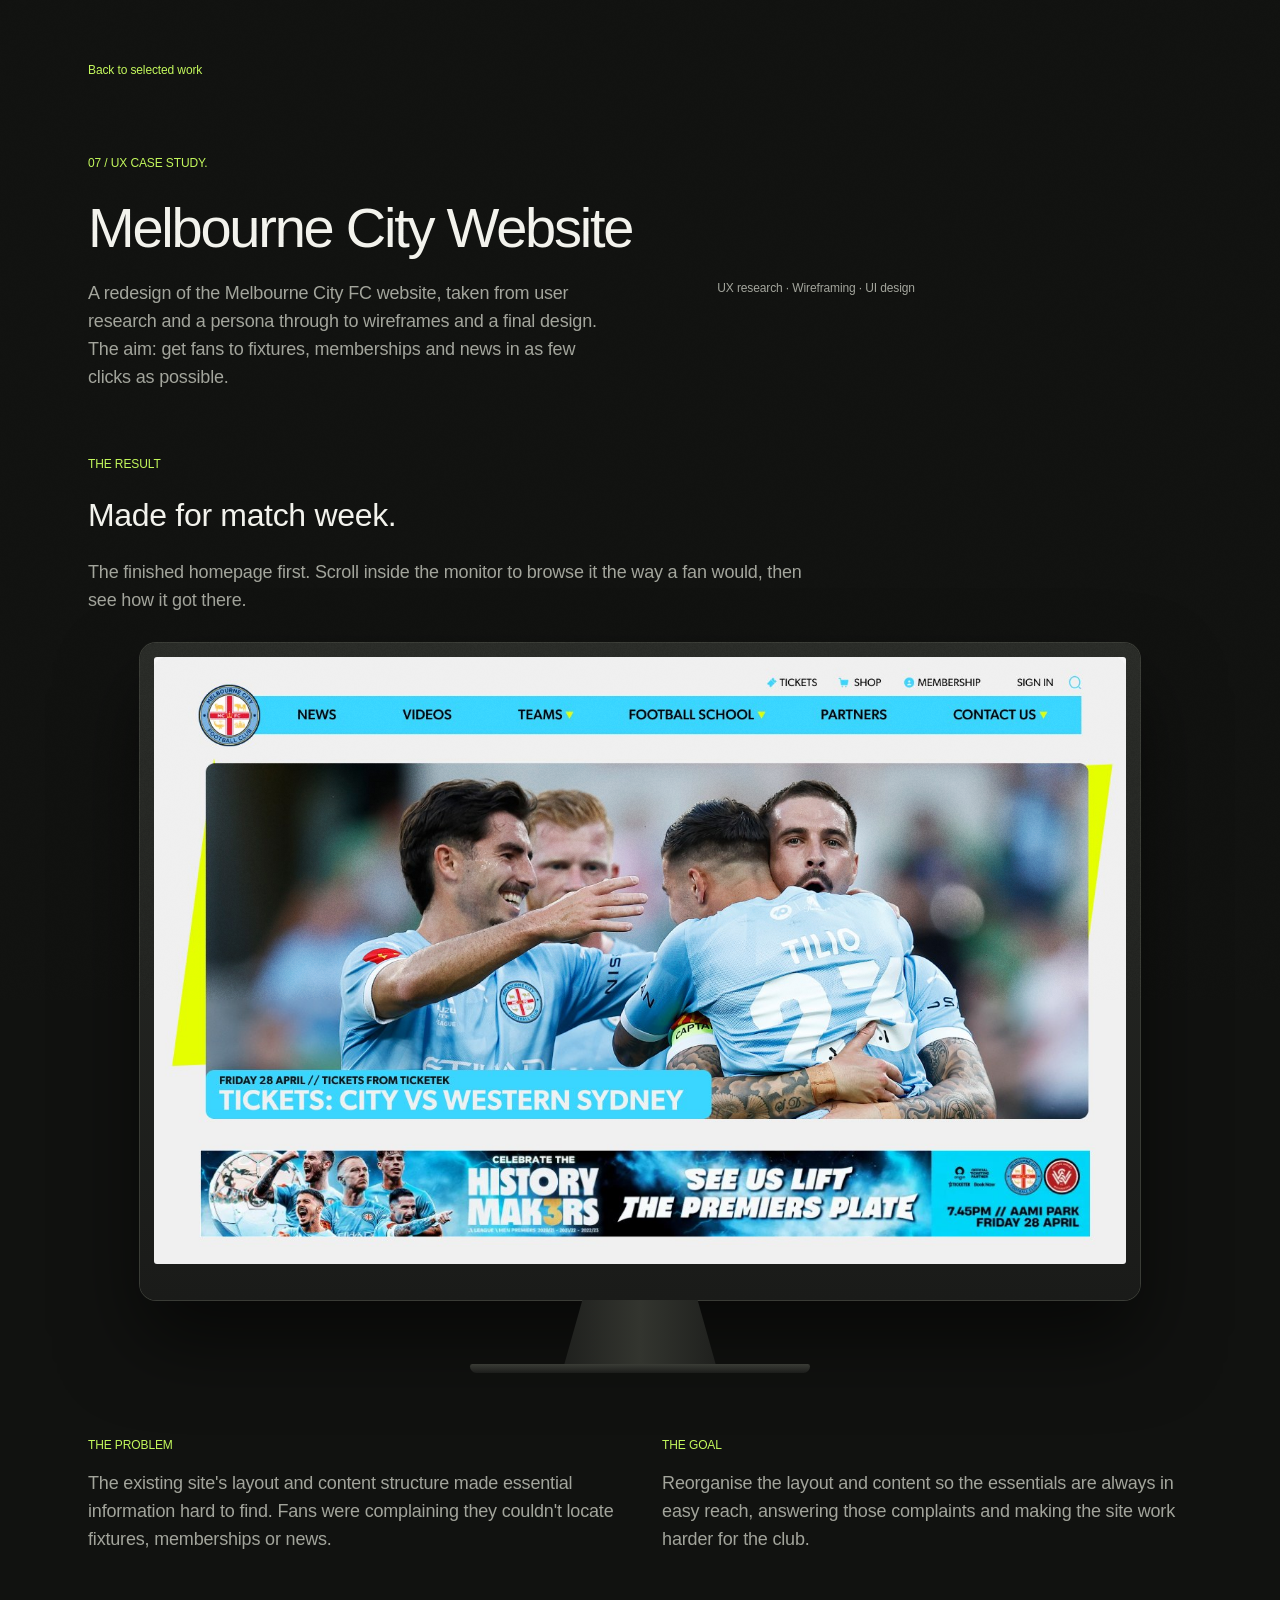
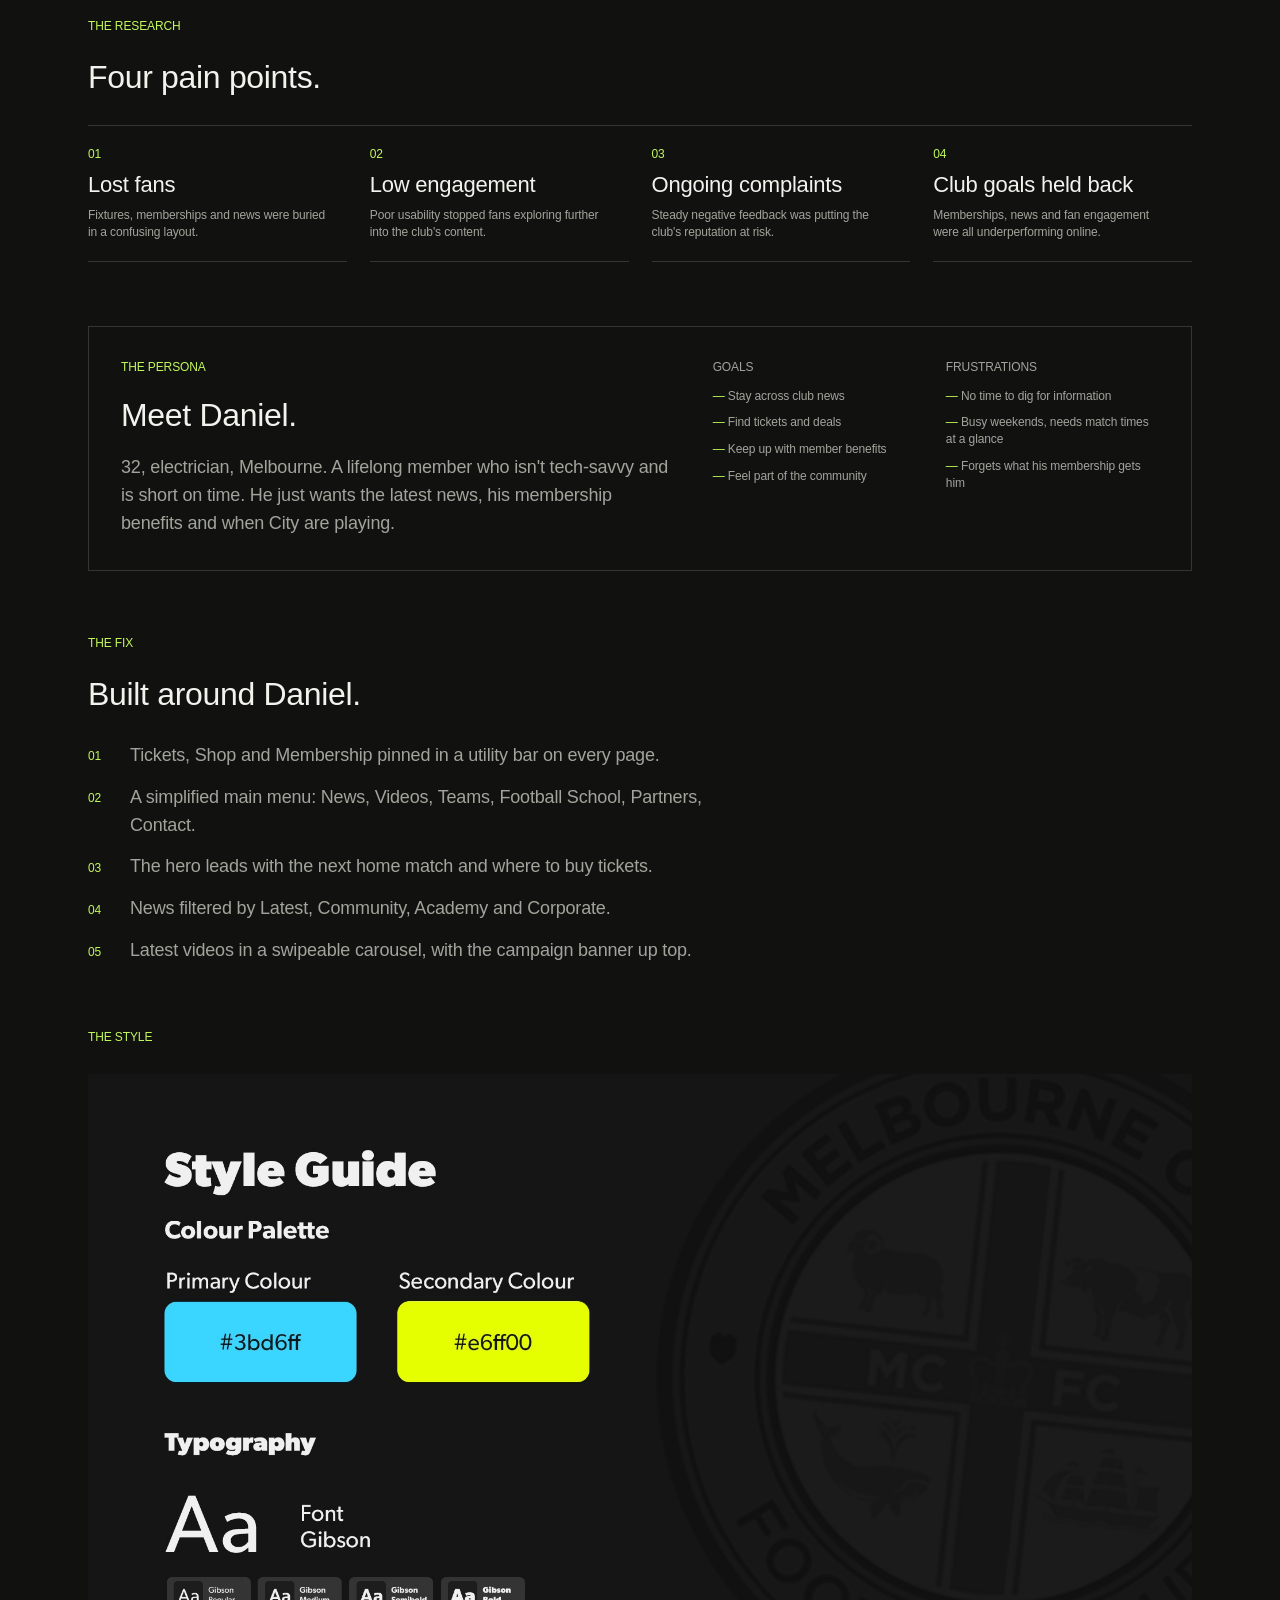
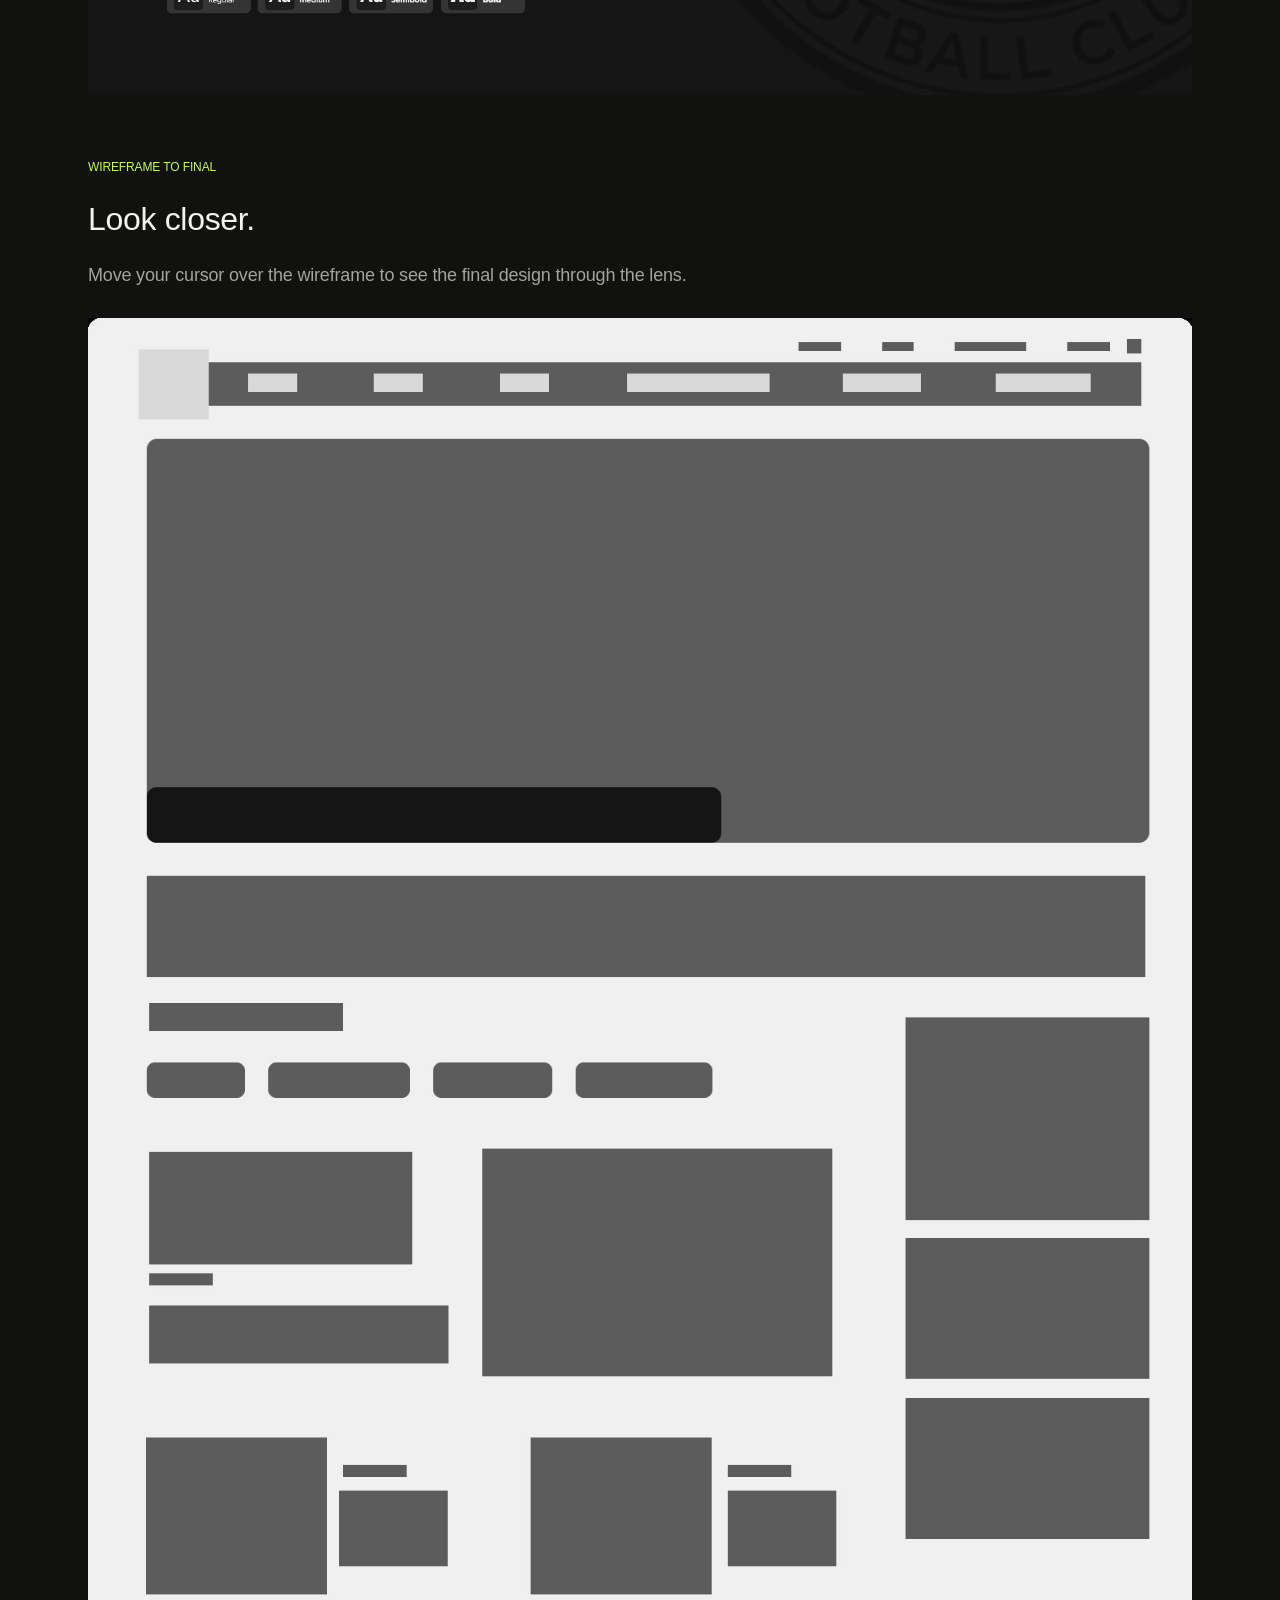
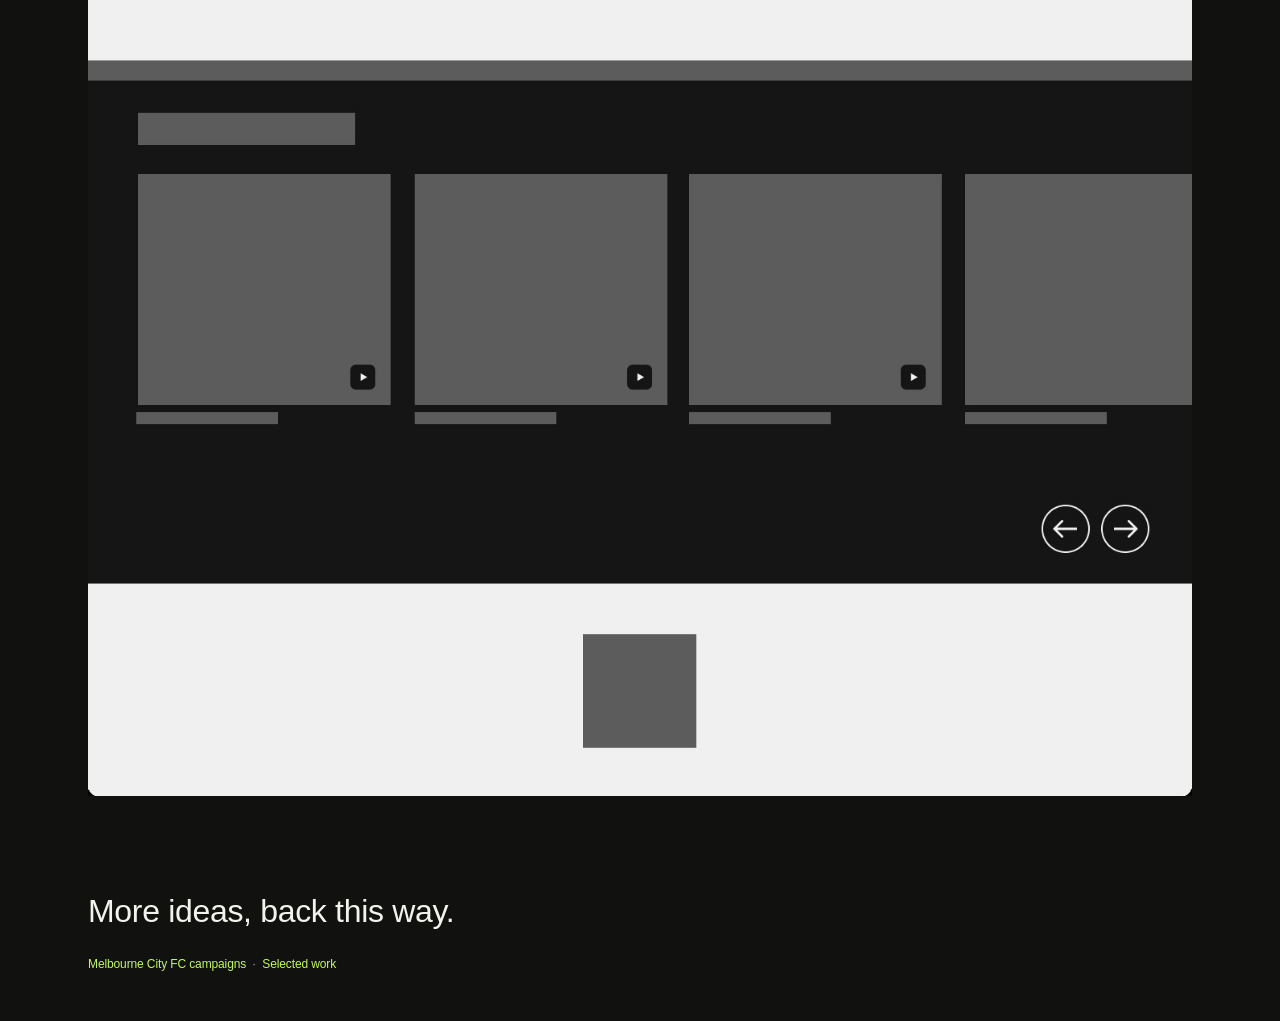
<file: work/melbourne-city-website/index.html>
<!doctype html>
<html lang="en">
<head>
<meta charset="utf-8">
<meta name="viewport" content="width=device-width, initial-scale=1, viewport-fit=cover">
<title>Melbourne City Website | Ryan Stubbings</title>
<meta name="description" content="UX case study: redesigning the Melbourne City FC website so fans can find fixtures, memberships and news fast.">
<meta name="theme-color" content="#111210">
<link rel="preconnect" href="https://api.fontshare.com">
<link rel="stylesheet" href="https://api.fontshare.com/v2/css?f[]=switzer@400,500&display=swap">
<link rel="stylesheet" href="https://fonts.googleapis.com/css2?family=Pirata+One&display=swap">
<link rel="stylesheet" href="../../styles.css?v=202611201032">
</head>
<body>
<div class="page">
  <p class="label case-top"><a class="link" href="../../index.html"><span data-flicker>Back</span> to selected work</a></p>

  <p class="label caps accent case-kicker">07 / UX case study.</p>
  <h1 class="title case-title">Melbourne City Website</h1>
  <div class="split case-intro">
    <p class="body">A redesign of the Melbourne City FC website, taken from user research and a persona through to wireframes and a final design. The aim: get fans to fixtures, memberships and news in as few clicks as possible.</p>
    <p class="label">UX research · Wireframing · UI design</p>
  </div>

  <section class="direction">
    <h2 class="label caps accent">The result</h2>
    <h3 class="heading">Made for match week.</h3>
    <p class="body">The finished homepage first. Scroll inside the monitor to browse it the way a fan would, then see how it got there.</p>
  </section>

  <figure class="monitor">
    <div class="monitor-body">
      <div class="monitor-screen" data-native-scroll tabindex="0" aria-label="Final homepage design, scrollable">
        <img src="../../images/city-web-screen.jpg" alt="Final Melbourne City FC homepage design" width="1372" height="2582">
      </div>
    </div>
    <div class="monitor-stand" aria-hidden="true"></div>
    <div class="monitor-base" aria-hidden="true"></div>
  </figure>

  <section class="ux-cols">
    <div>
      <h2 class="label caps accent">The problem</h2>
      <p class="body">The existing site's layout and content structure made essential information hard to find. Fans were complaining they couldn't locate fixtures, memberships or news.</p>
    </div>
    <div>
      <h2 class="label caps accent">The goal</h2>
      <p class="body">Reorganise the layout and content so the essentials are always in easy reach, answering those complaints and making the site work harder for the club.</p>
    </div>
  </section>

  <section class="direction">
    <h2 class="label caps accent">The research</h2>
    <h3 class="heading">Four pain points.</h3>
  </section>
  <ol class="pains">
    <li><span class="label accent">01</span><p class="project">Lost fans</p><p class="label">Fixtures, memberships and news were buried in a confusing layout.</p></li>
    <li><span class="label accent">02</span><p class="project">Low engagement</p><p class="label">Poor usability stopped fans exploring further into the club's content.</p></li>
    <li><span class="label accent">03</span><p class="project">Ongoing complaints</p><p class="label">Steady negative feedback was putting the club's reputation at risk.</p></li>
    <li><span class="label accent">04</span><p class="project">Club goals held back</p><p class="label">Memberships, news and fan engagement were all underperforming online.</p></li>
  </ol>

  <section class="persona">
    <div class="persona-head">
      <h2 class="label caps accent">The persona</h2>
      <h3 class="heading">Meet Daniel.</h3>
      <p class="body">32, electrician, Melbourne. A lifelong member who isn't tech-savvy and is short on time. He just wants the latest news, his membership benefits and when City are playing.</p>
    </div>
    <div class="persona-lists">
      <div>
        <p class="label caps">Goals</p>
        <ul class="label"><li>Stay across club news</li><li>Find tickets and deals</li><li>Keep up with member benefits</li><li>Feel part of the community</li></ul>
      </div>
      <div>
        <p class="label caps">Frustrations</p>
        <ul class="label"><li>No time to dig for information</li><li>Busy weekends, needs match times at a glance</li><li>Forgets what his membership gets him</li></ul>
      </div>
    </div>
  </section>

  <section class="direction">
    <h2 class="label caps accent">The fix</h2>
    <h3 class="heading">Built around Daniel.</h3>
  </section>
  <ul class="fixes">
    <li class="body">Tickets, Shop and Membership pinned in a utility bar on every page.</li>
    <li class="body">A simplified main menu: News, Videos, Teams, Football School, Partners, Contact.</li>
    <li class="body">The hero leads with the next home match and where to buy tickets.</li>
    <li class="body">News filtered by Latest, Community, Academy and Corporate.</li>
    <li class="body">Latest videos in a swipeable carousel, with the campaign banner up top.</li>
  </ul>

  <section class="direction">
    <h2 class="label caps accent">The style</h2>
  </section>

  <div class="shots">
    <figure class="wide"><img src="../../images/city-style-guide.jpg" alt="Style guide: primary colour #3BD6FF, secondary colour #E6FF00, Gibson typeface from Regular to Bold" width="1920" height="1080"></figure>
  </div>

  <section class="direction">
    <h2 class="label caps accent">Wireframe to final</h2>
    <h3 class="heading">Look closer.</h3>
    <p class="body lens-hint"><span class="hint-mouse">Move your cursor over the wireframe to see the final design through the lens.</span><span class="hint-touch">Tap the wireframe to flip it to the final design.</span></p>
  </section>

  <figure class="lens" data-lens>
    <img class="lens-base" src="../../images/city-web-wireframe.jpg" alt="Homepage wireframe" width="1372" height="2582">
    <img class="lens-top" src="../../images/city-web-screen.jpg" alt="Final homepage design" width="1372" height="2582">
    <span class="lens-ring" aria-hidden="true"></span>
  </figure>

  <section class="more">
    <h2 class="heading">More ideas, back this way.</h2>
    <p class="label"><a class="link" href="../melbourne-city/index.html">Melbourne City FC campaigns</a> &nbsp;·&nbsp; <a class="link" href="../../index.html">Selected work</a></p>
  </section>
</div>
<script src="../../site.js?v=202611201032"></script>
</body>
</html>
</file>
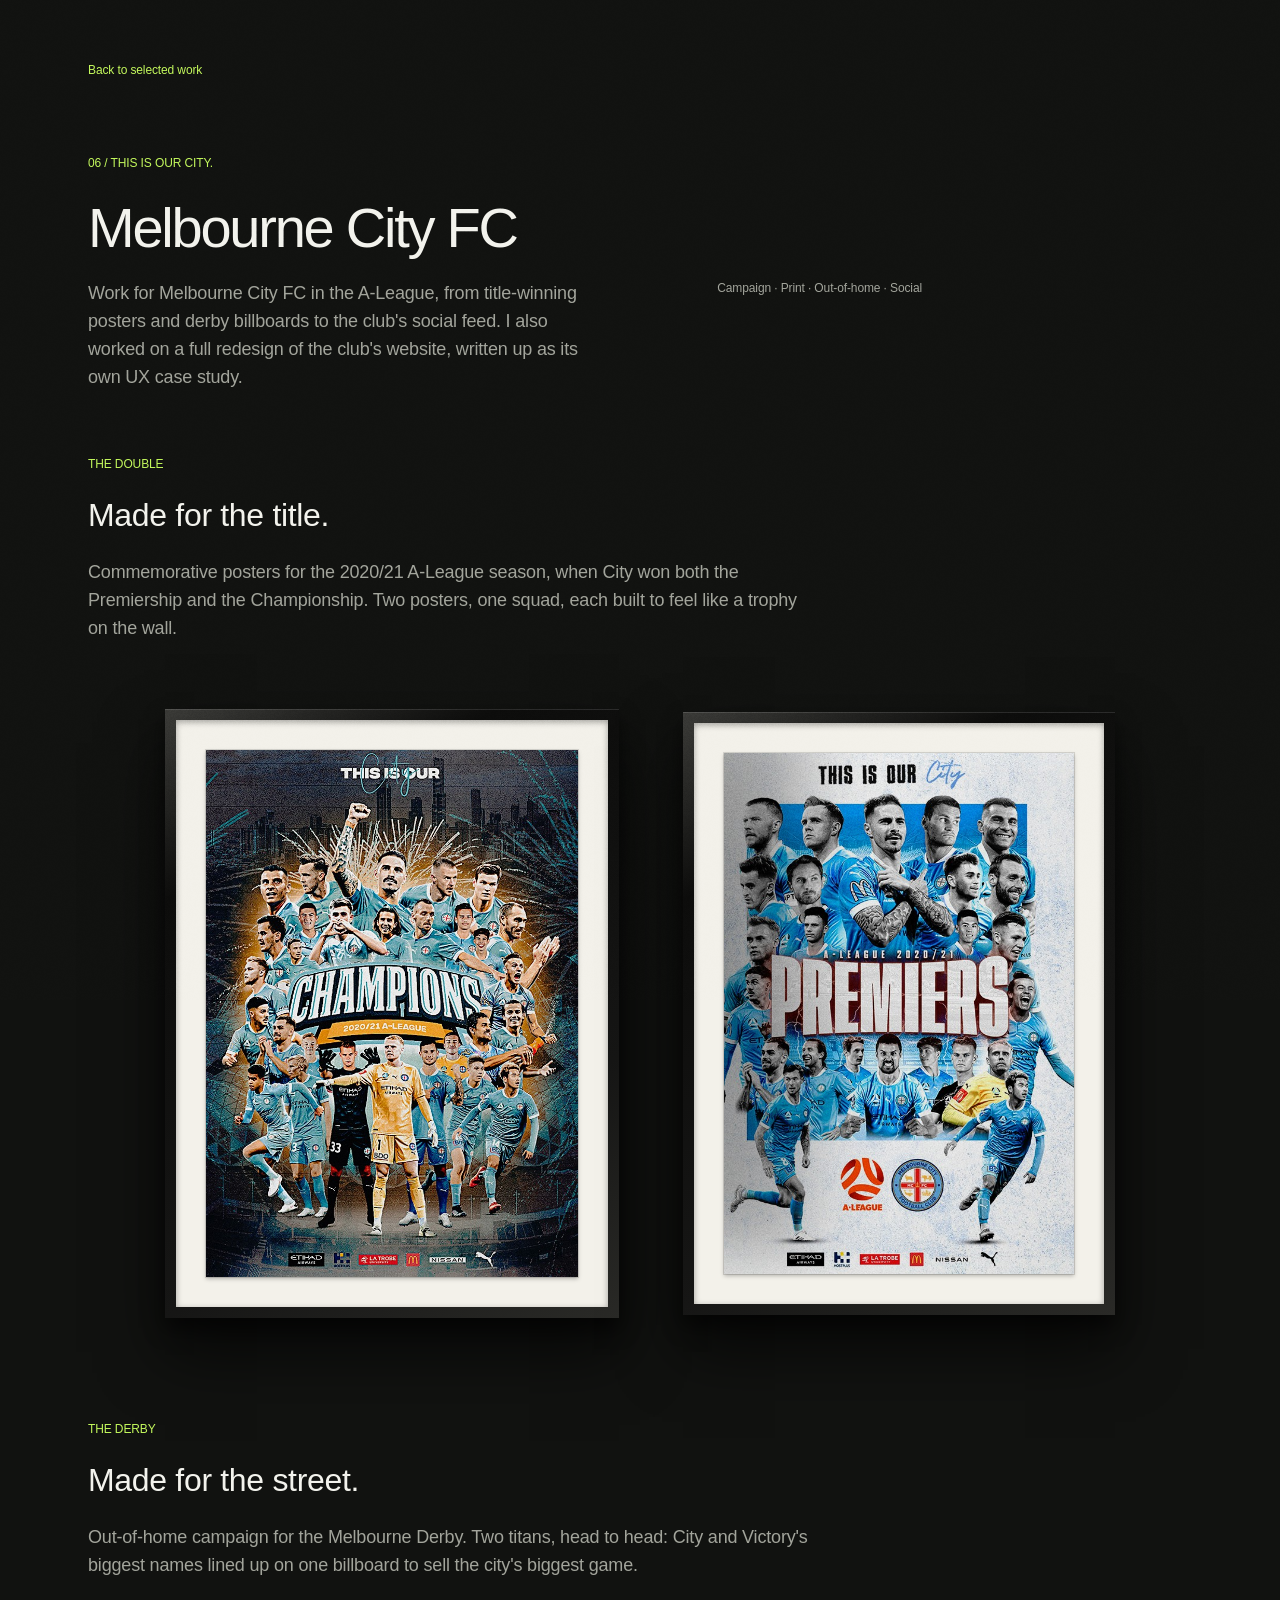
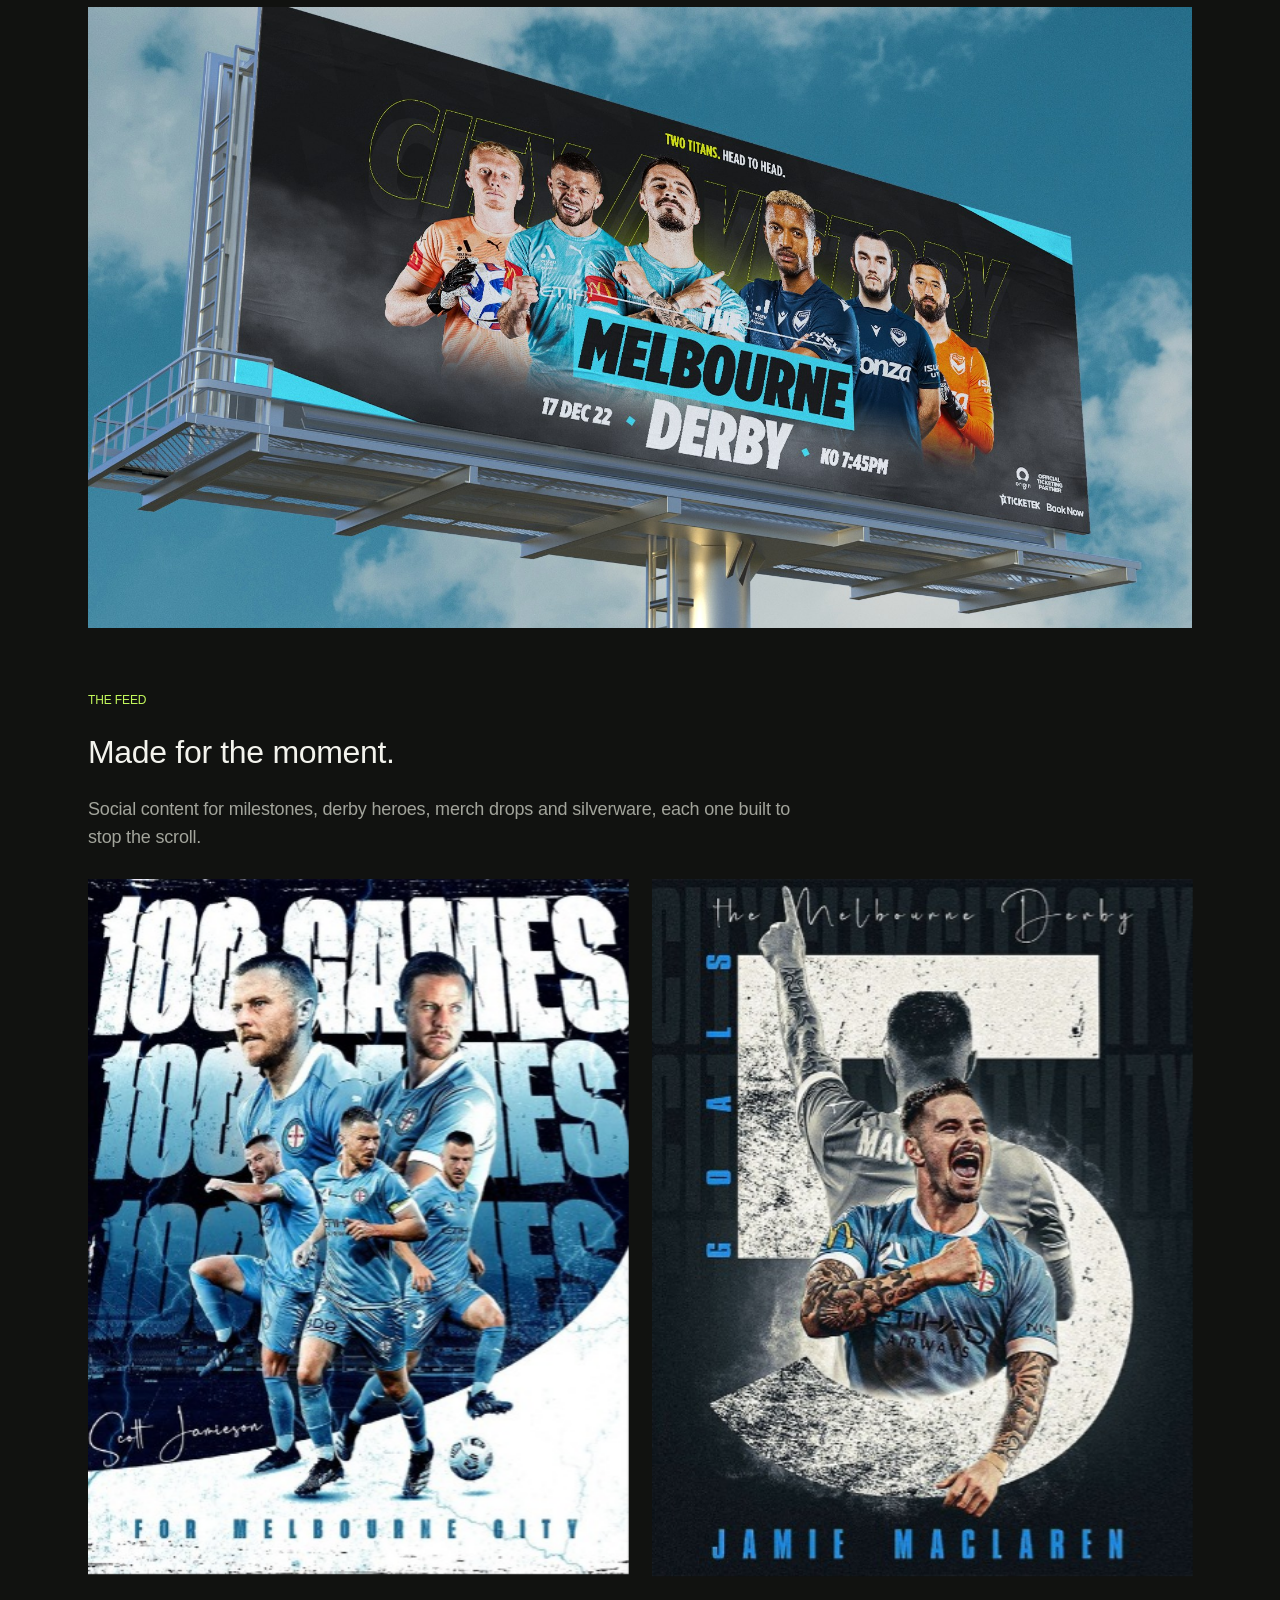
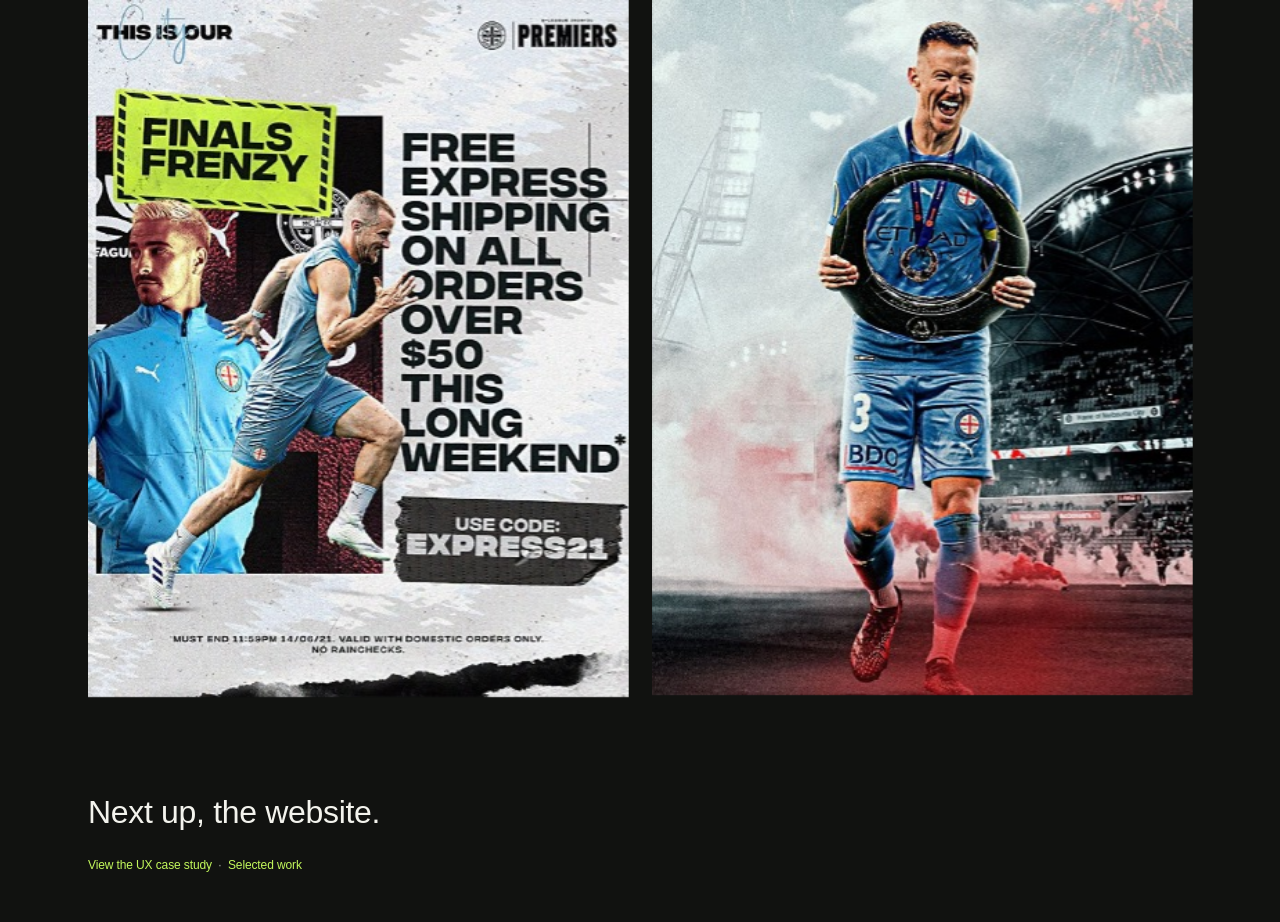
<file: work/melbourne-city/index.html>
<!doctype html>
<html lang="en">
<head>
<meta charset="utf-8">
<meta name="viewport" content="width=device-width, initial-scale=1, viewport-fit=cover">
<title>Melbourne City FC | Ryan Stubbings</title>
<meta name="description" content="Campaign, print, out-of-home and social work for Melbourne City FC in the A-League.">
<meta name="theme-color" content="#111210">
<link rel="preconnect" href="https://api.fontshare.com">
<link rel="stylesheet" href="https://api.fontshare.com/v2/css?f[]=switzer@400,500&display=swap">
<link rel="stylesheet" href="https://fonts.googleapis.com/css2?family=Pirata+One&display=swap">
<link rel="stylesheet" href="../../styles.css?v=202611201032">
</head>
<body>
<div class="page">
  <p class="label case-top"><a class="link" href="../../index.html"><span data-flicker>Back</span> to selected work</a></p>

  <p class="label caps accent case-kicker">06 / This is our City.</p>
  <h1 class="title case-title">Melbourne City FC</h1>
  <div class="split case-intro">
    <p class="body">Work for Melbourne City FC in the A-League, from title-winning posters and derby billboards to the club's social feed. I also worked on a full redesign of the club's website, written up as its own UX case study.</p>
    <p class="label">Campaign · Print · Out-of-home · Social</p>
  </div>

  <section class="direction">
    <h2 class="label caps accent">The double</h2>
    <h3 class="heading">Made for the title.</h3>
    <p class="body">Commemorative posters for the 2020/21 A-League season, when City won both the Premiership and the Championship. Two posters, one squad, each built to feel like a trophy on the wall.</p>
  </section>

  <figure class="frames">
    <div class="frame"><div class="frame-mat"><img src="../../images/city-poster-champions.jpg" alt="Champions 2020/21 A-League poster" width="717" height="1015"></div></div>
    <div class="frame"><div class="frame-mat"><img src="../../images/city-poster-premiers.jpg" alt="Premiers 2020/21 A-League poster" width="589" height="878"></div></div>
  </figure>

  <section class="direction">
    <h2 class="label caps accent">The derby</h2>
    <h3 class="heading">Made for the street.</h3>
    <p class="body">Out-of-home campaign for the Melbourne Derby. Two titans, head to head: City and Victory's biggest names lined up on one billboard to sell the city's biggest game.</p>
  </section>

  <div class="shots">
    <figure class="wide"><img src="../../images/city-derby-billboard.jpg" alt="Melbourne Derby billboard, City v Victory" width="1920" height="1080"></figure>
  </div>

  <section class="direction">
    <h2 class="label caps accent">The feed</h2>
    <h3 class="heading">Made for the moment.</h3>
    <p class="body">Social content for milestones, derby heroes, merch drops and silverware, each one built to stop the scroll.</p>
  </section>

  <div class="shots grid2">
    <figure><img src="../../images/city-100-games.jpg" alt="100 Games milestone graphic, Scott Jamieson" width="391" height="503"></figure>
    <figure><img src="../../images/city-derby-goals.jpg" alt="Melbourne Derby five goals graphic, Jamie Maclaren" width="390" height="503"></figure>
    <figure><img src="../../images/city-finals-frenzy.jpg" alt="Finals Frenzy shop promotion graphic" width="390" height="503"></figure>
    <figure><img src="../../images/city-premiers-plate.jpg" alt="Premiers Plate celebration graphic" width="391" height="503"></figure>
  </div>

  <section class="more">
    <h2 class="heading">Next up, the website.</h2>
    <p class="label"><a class="link" href="../melbourne-city-website/index.html">View the UX case study</a> &nbsp;·&nbsp; <a class="link" href="../../index.html">Selected work</a></p>
  </section>
</div>
<script src="../../site.js?v=202611201032"></script>
</body>
</html>
</file>
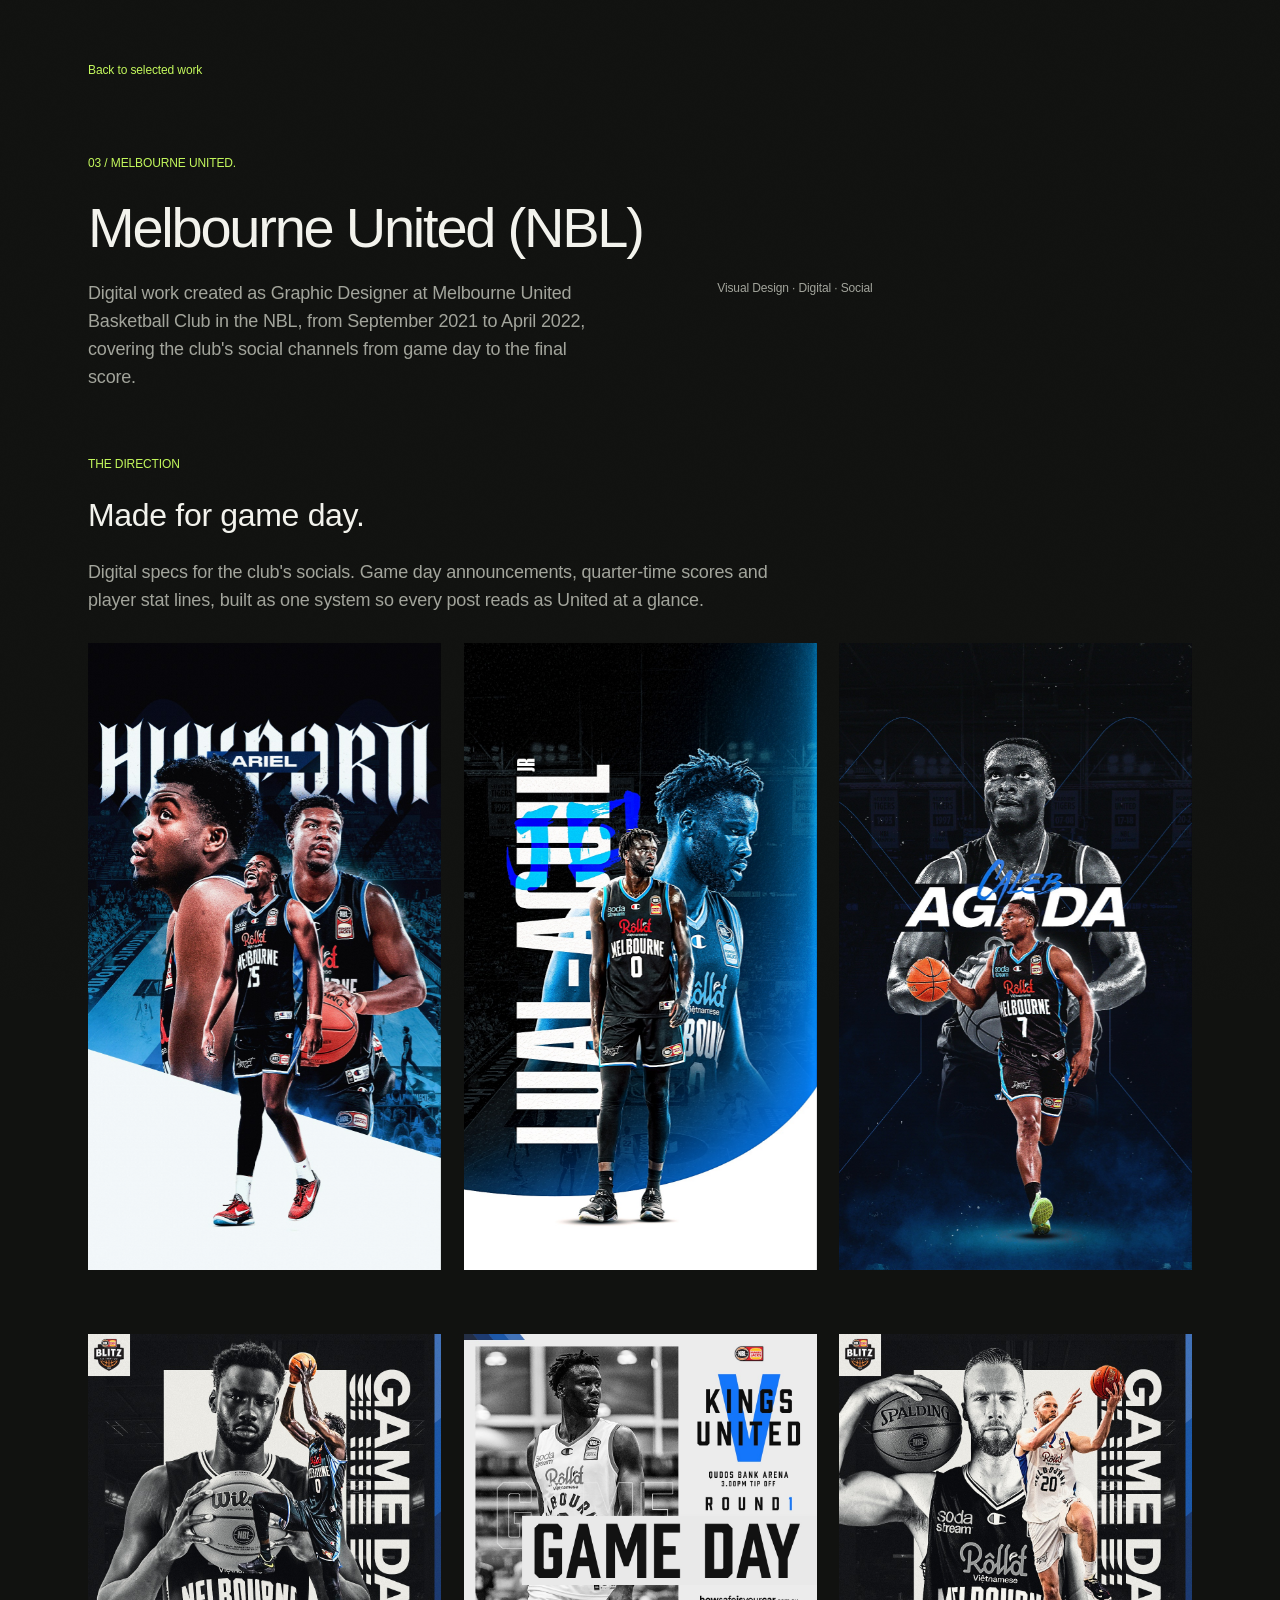
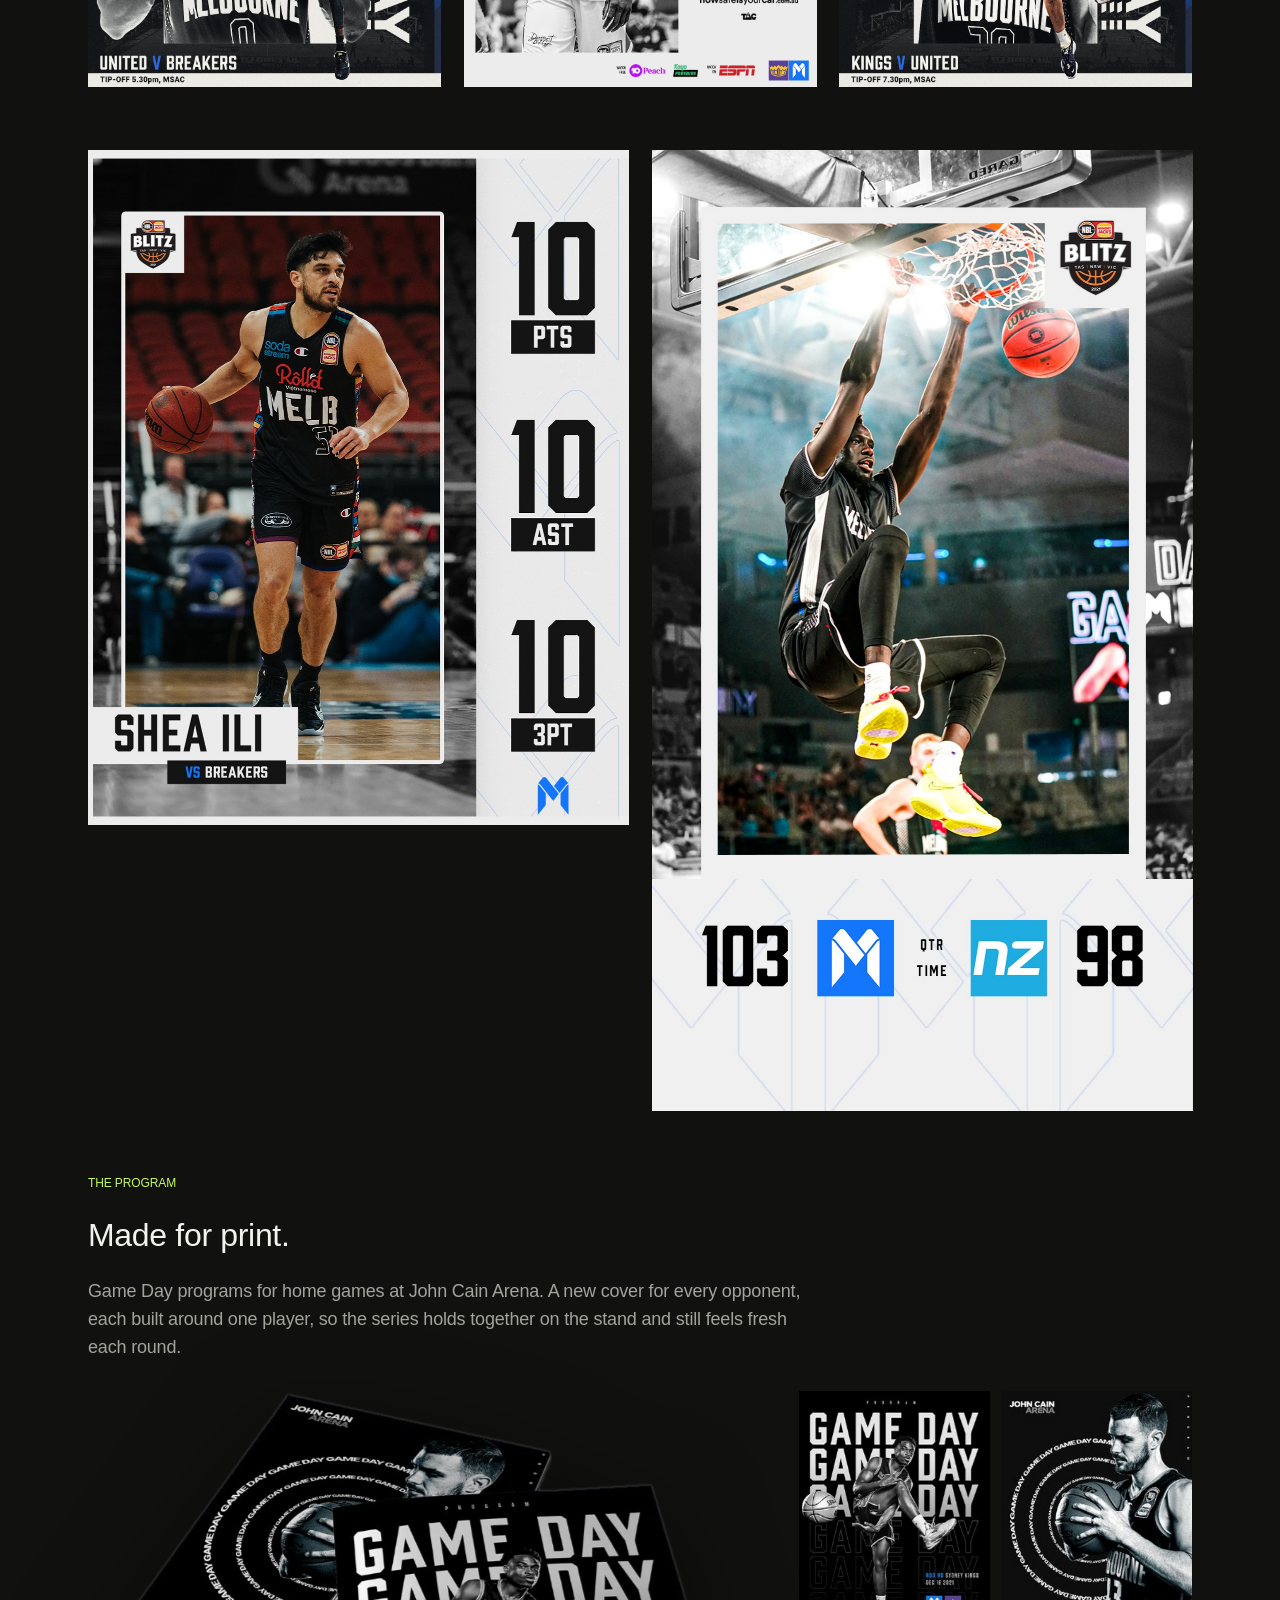
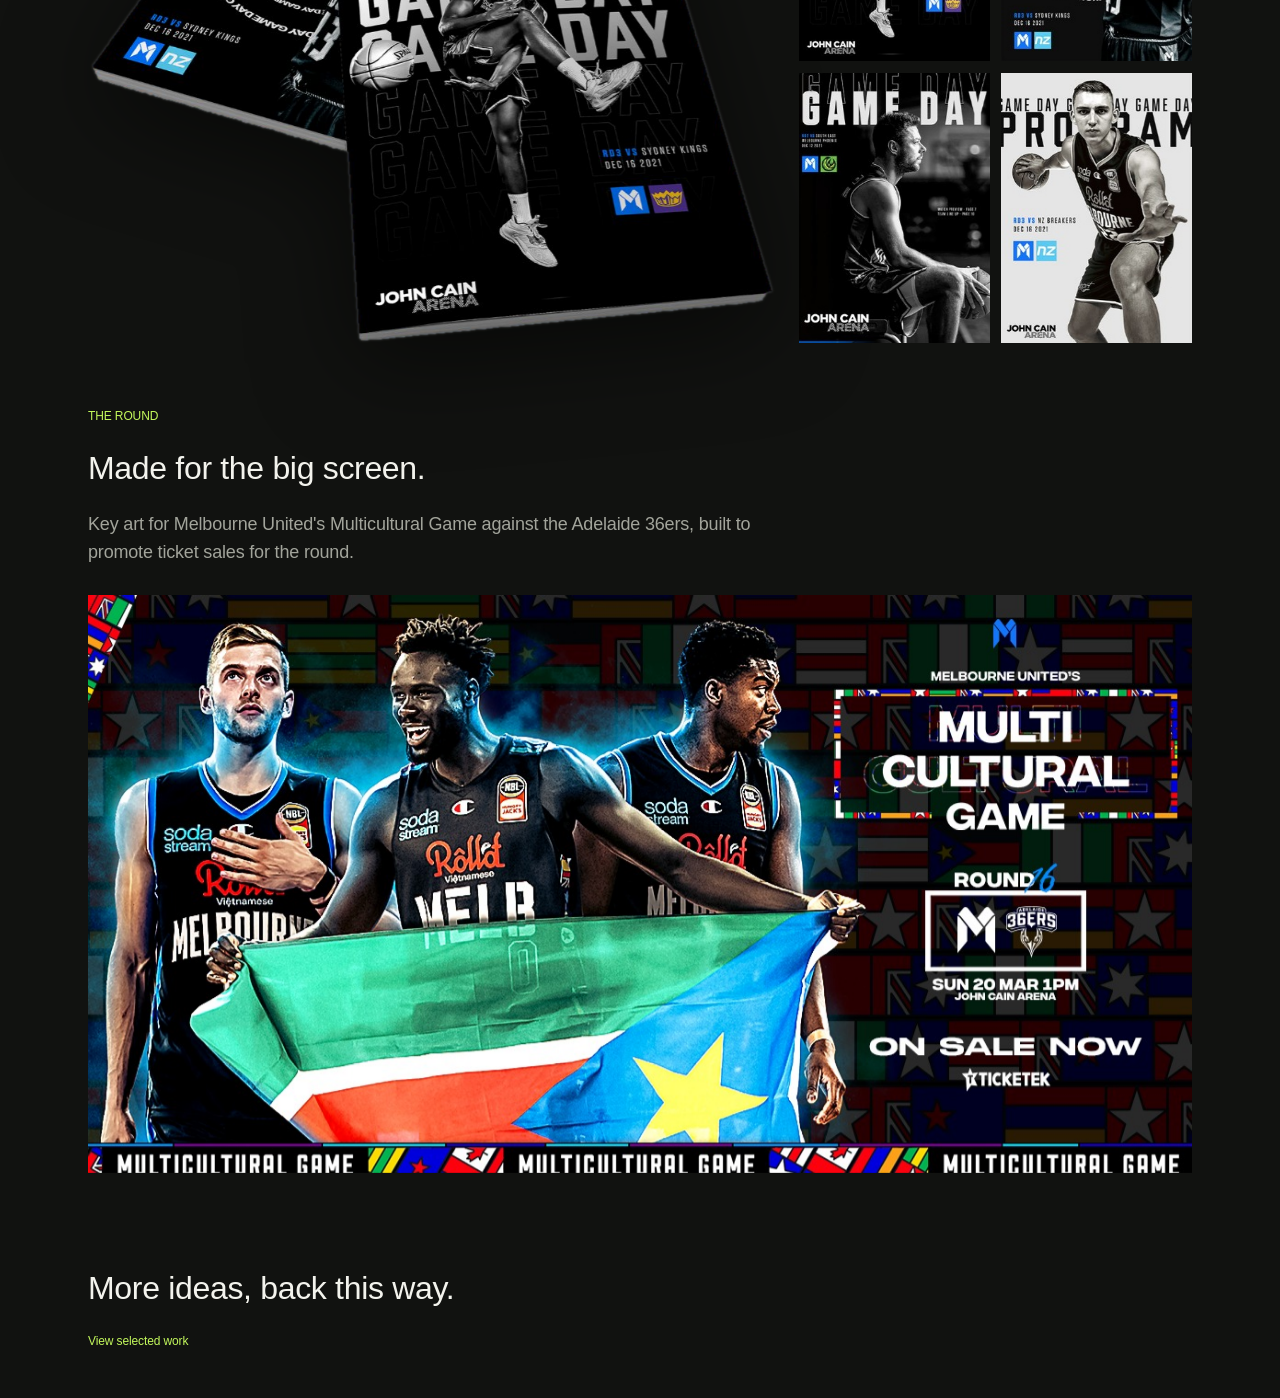
<file: work/melbourne-united/index.html>
<!doctype html>
<html lang="en">
<head>
<meta charset="utf-8">
<meta name="viewport" content="width=device-width, initial-scale=1, viewport-fit=cover">
<title>Melbourne United | Ryan Stubbings</title>
<meta name="description" content="Social media graphics created for Melbourne United Basketball Club in the NBL.">
<meta name="theme-color" content="#111210">
<link rel="preconnect" href="https://api.fontshare.com">
<link rel="stylesheet" href="https://api.fontshare.com/v2/css?f[]=switzer@400,500&display=swap">
<link rel="stylesheet" href="https://fonts.googleapis.com/css2?family=Pirata+One&display=swap">
<link rel="stylesheet" href="../../styles.css?v=202611201032">
</head>
<body>
<div class="page">
  <p class="label case-top"><a class="link" href="../../index.html"><span data-flicker>Back</span> to selected work</a></p>

  <p class="label caps accent case-kicker">03 / Melbourne United.</p>
  <h1 class="title case-title">Melbourne United (NBL)</h1>
  <div class="split case-intro">
    <p class="body">Digital work created as Graphic Designer at Melbourne United Basketball Club in the NBL, from September 2021 to April 2022, covering the club's social channels from game day to the final score.</p>
    <p class="label">Visual Design · Digital · Social</p>
  </div>

  <section class="direction">
    <h2 class="label caps accent">The direction</h2>
    <h3 class="heading">Made for game day.</h3>
    <p class="body">Digital specs for the club's socials. Game day announcements, quarter-time scores and player stat lines, built as one system so every post reads as United at a glance.</p>
  </section>

  <div class="shots three">
    <figure><img src="../../images/united-story-1.jpg" alt="Player story graphic" width="1080" height="1920"></figure>
    <figure><img src="../../images/united-story-2.jpg" alt="Player story graphic" width="1080" height="1920"></figure>
    <figure><img src="../../images/united-story-3.jpg" alt="Player story graphic" width="1080" height="1920"></figure>
  </div>

  <div class="shots three">
    <figure><img src="../../images/united-game-day-breakers.jpg" alt="Game Day graphic, United v Breakers" width="1080" height="1080"></figure>
    <figure><img src="../../images/united-game-day-kings-round-1.jpg" alt="Game Day graphic, Kings v United, Round 1" width="1080" height="1080"></figure>
    <figure><img src="../../images/united-game-day-kings.jpg" alt="Game Day graphic, Kings v United" width="1080" height="1080"></figure>
  </div>

  <div class="shots">
    <figure><img src="../../images/united-player-stats.jpg" alt="Player stat line graphic" width="1081" height="1349"></figure>
    <figure><img src="../../images/united-quarter-time-score.jpg" alt="Quarter-time score graphic" width="1080" height="1920"></figure>
  </div>

  <section class="direction">
    <h2 class="label caps accent">The program</h2>
    <h3 class="heading">Made for print.</h3>
    <p class="body">Game Day programs for home games at John Cain Arena. A new cover for every opponent, each built around one player, so the series holds together on the stand and still feels fresh each round.</p>
  </section>

  <div class="program">
    <figure class="mockup"><img src="../../images/united-program-mockup.png" alt="Game Day program mockup, two printed covers" width="864" height="696"></figure>
    <div class="shots four">
      <figure><img src="../../images/united-program-cover-1.jpg" alt="Game Day program cover, Sydney Kings" width="270" height="382"></figure>
      <figure><img src="../../images/united-program-cover-2.jpg" alt="Game Day program cover, Sydney Kings, alternate" width="270" height="382"></figure>
      <figure><img src="../../images/united-program-cover-3.jpg" alt="Game Day program cover, South East Melbourne Phoenix" width="270" height="382"></figure>
      <figure><img src="../../images/united-program-cover-4.jpg" alt="Game Day program cover, NZ Breakers" width="270" height="382"></figure>
    </div>
  </div>

  <section class="direction">
    <h2 class="label caps accent">The round</h2>
    <h3 class="heading">Made for the big screen.</h3>
    <p class="body">Key art for Melbourne United's Multicultural Game against the Adelaide 36ers, built to promote ticket sales for the round.</p>
  </section>

  <div class="shots">
    <figure class="wide"><img src="../../images/united-multicultural-game.jpg" alt="Multicultural Game key art" width="1200" height="628"></figure>
  </div>

  <section class="more">
    <h2 class="heading">More ideas, back this way.</h2>
    <p class="label"><a class="link" href="../../index.html">View selected work</a></p>
  </section>
</div>
<script src="../../site.js?v=202611201032"></script>
</body>
</html>
</file>
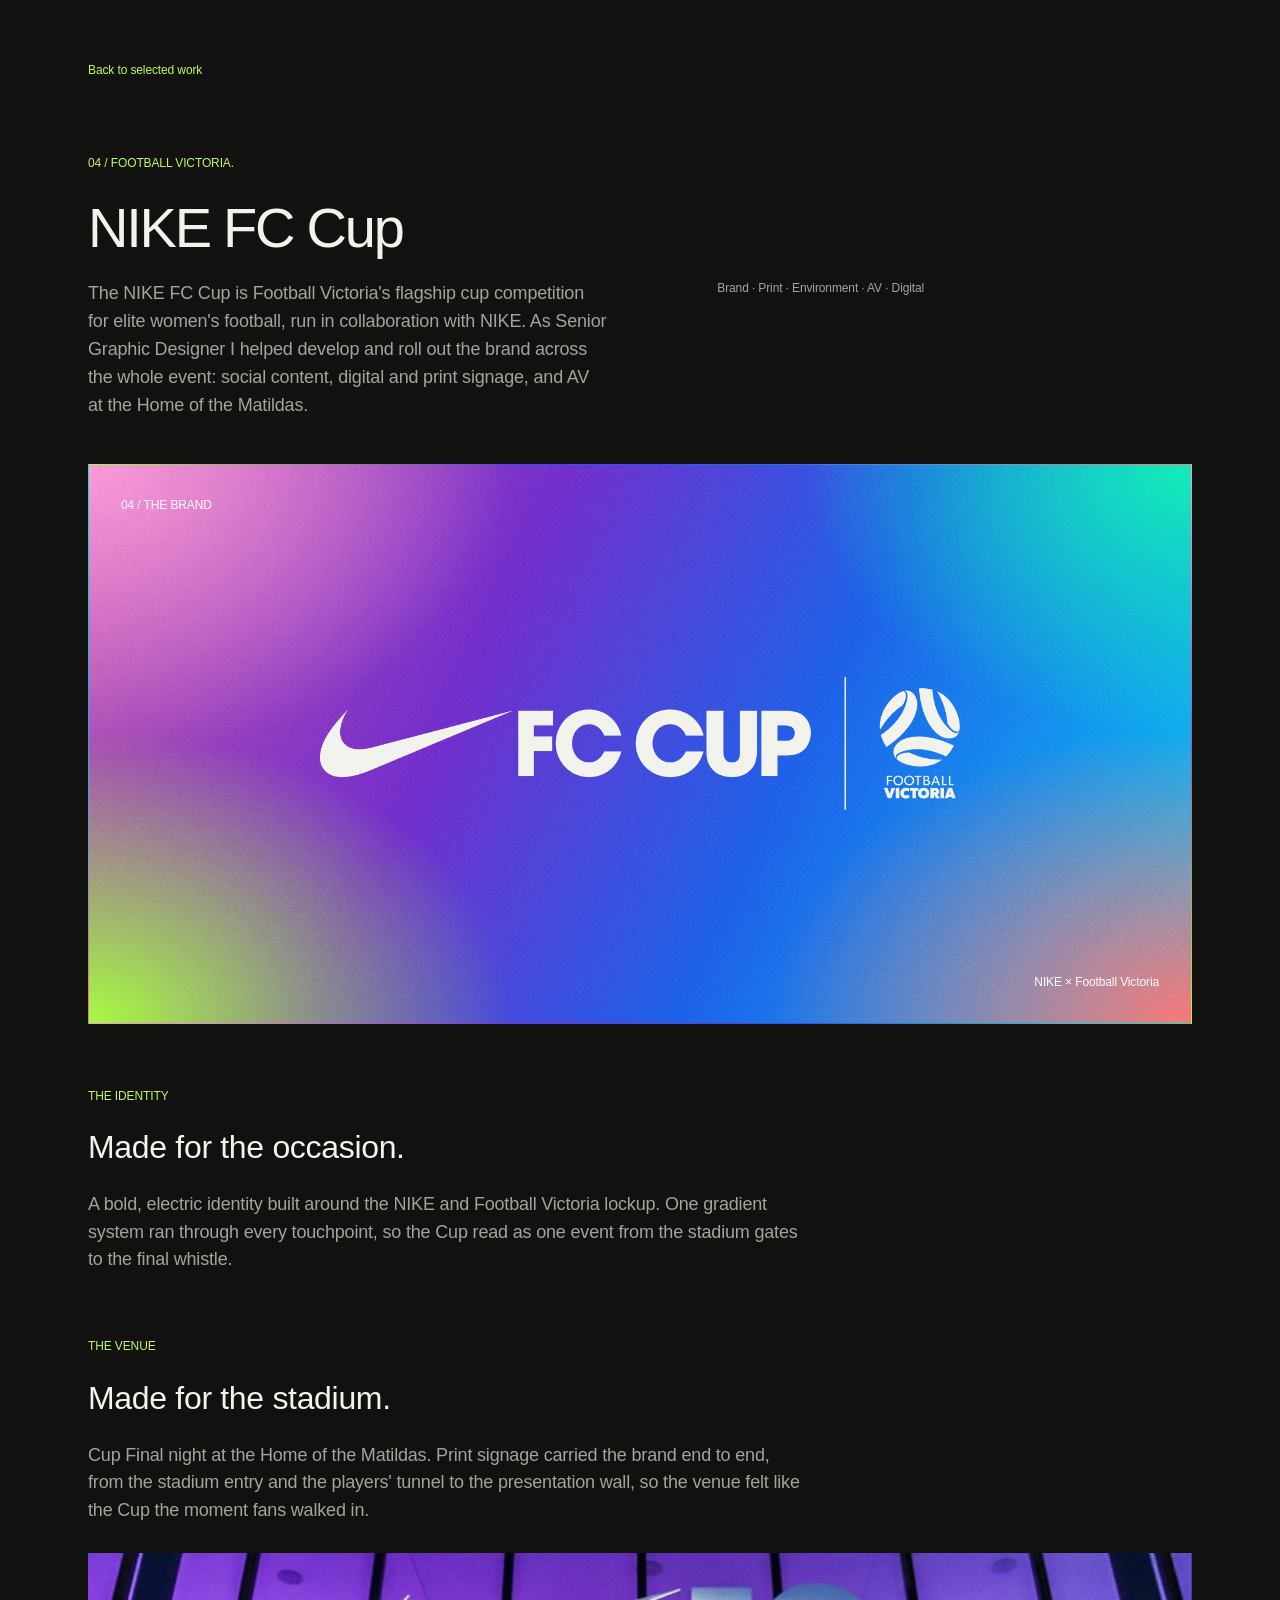
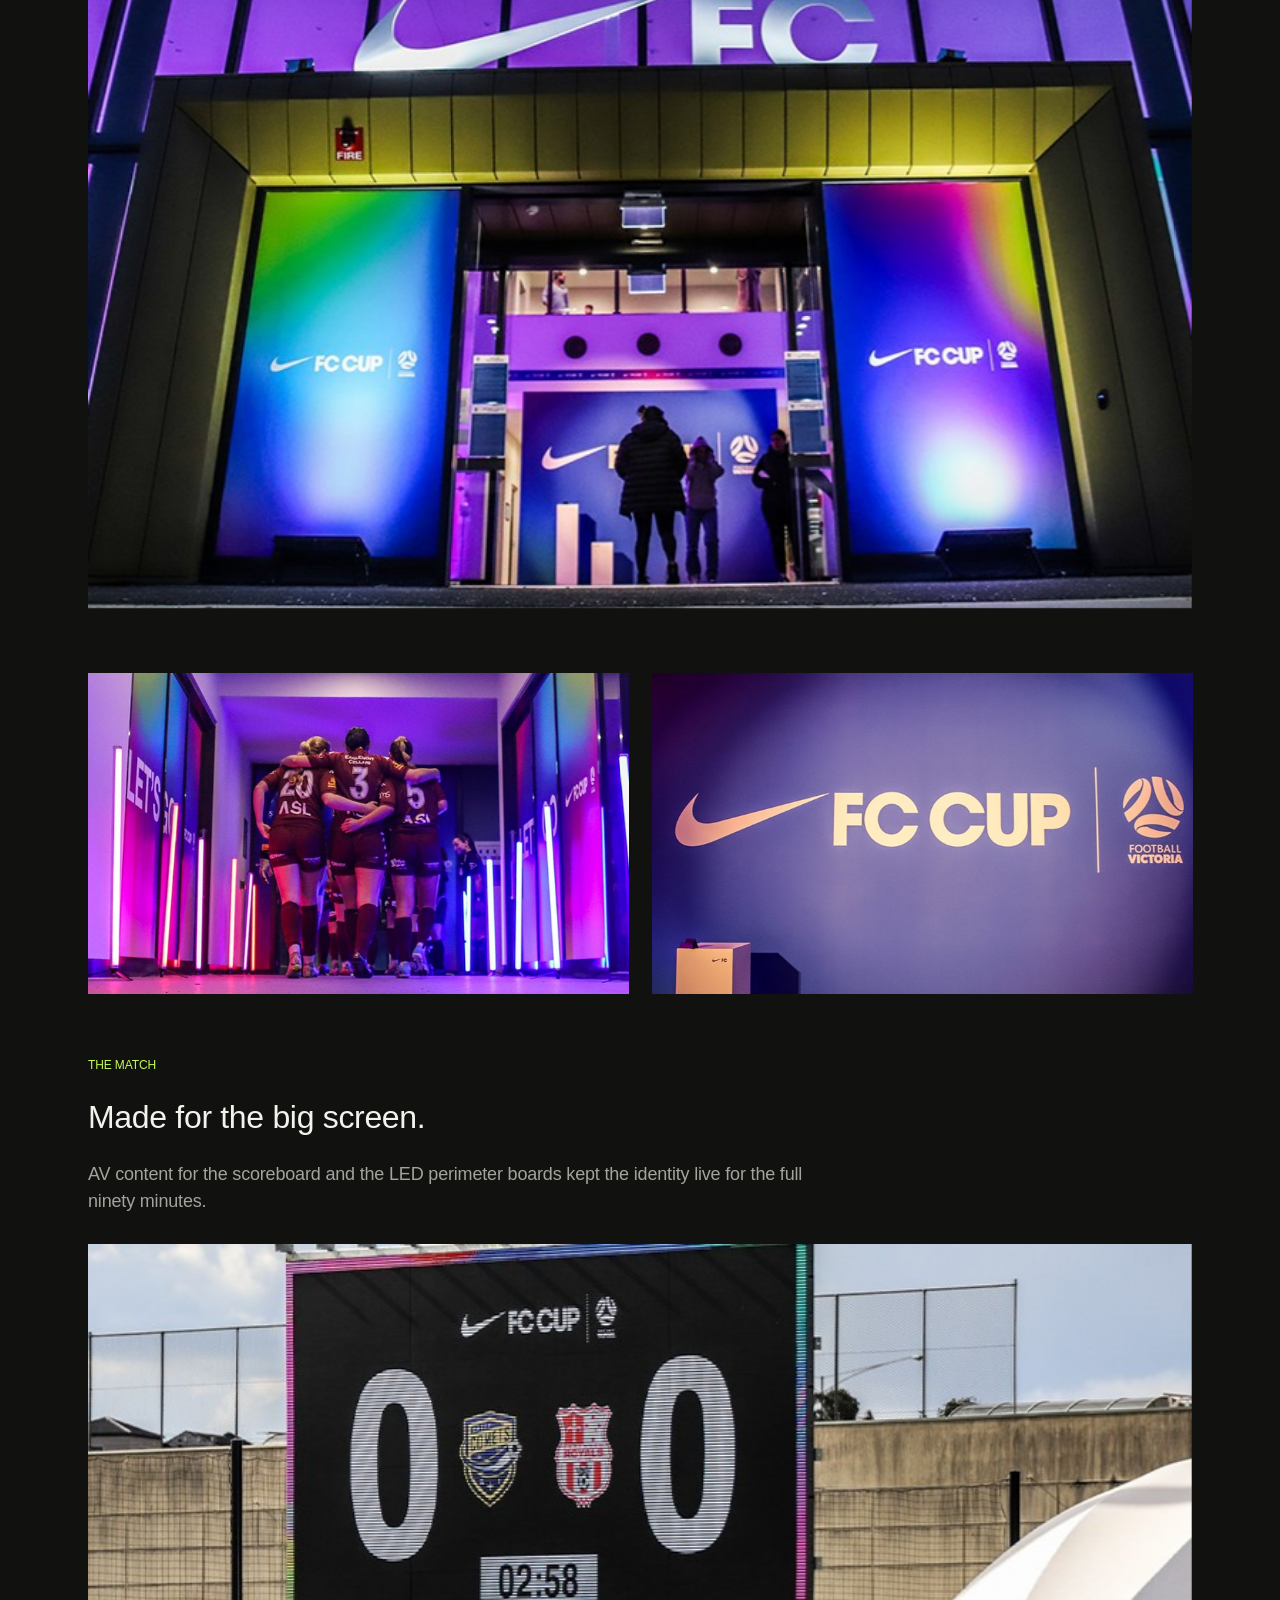
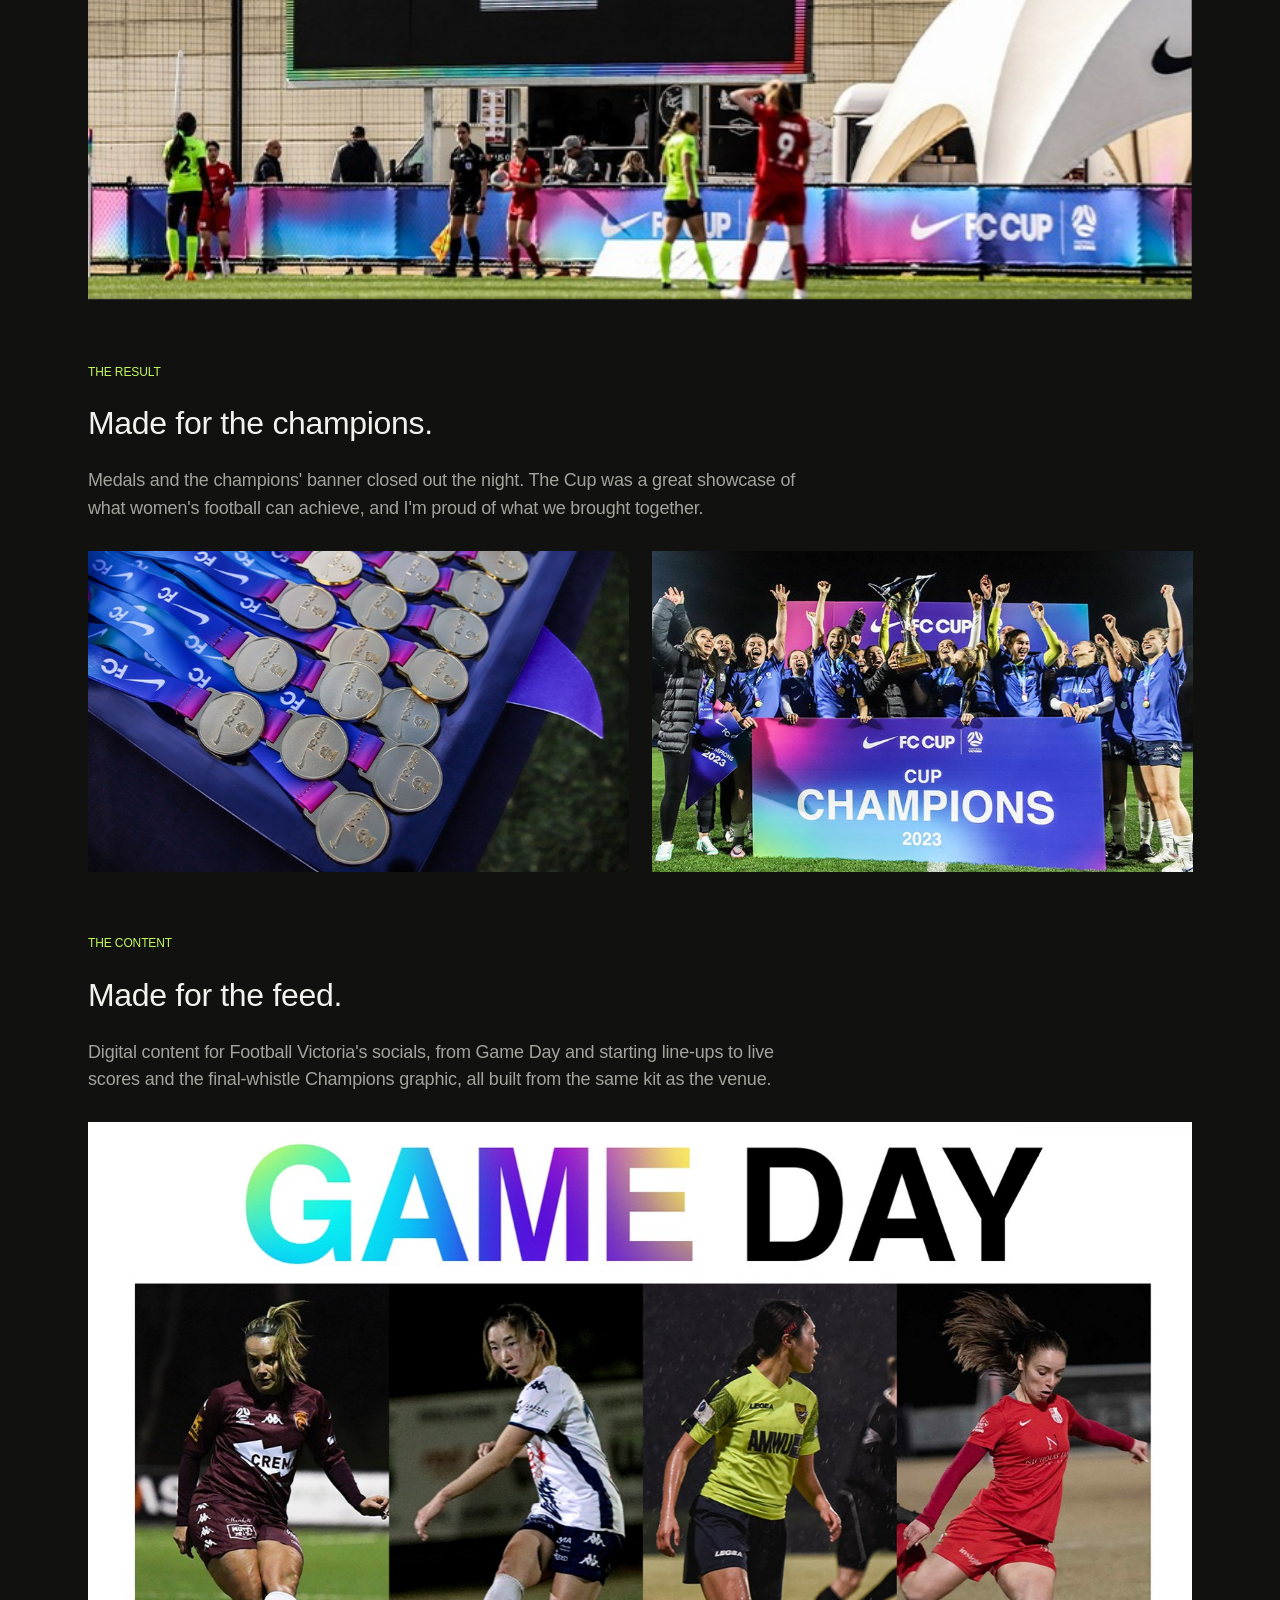
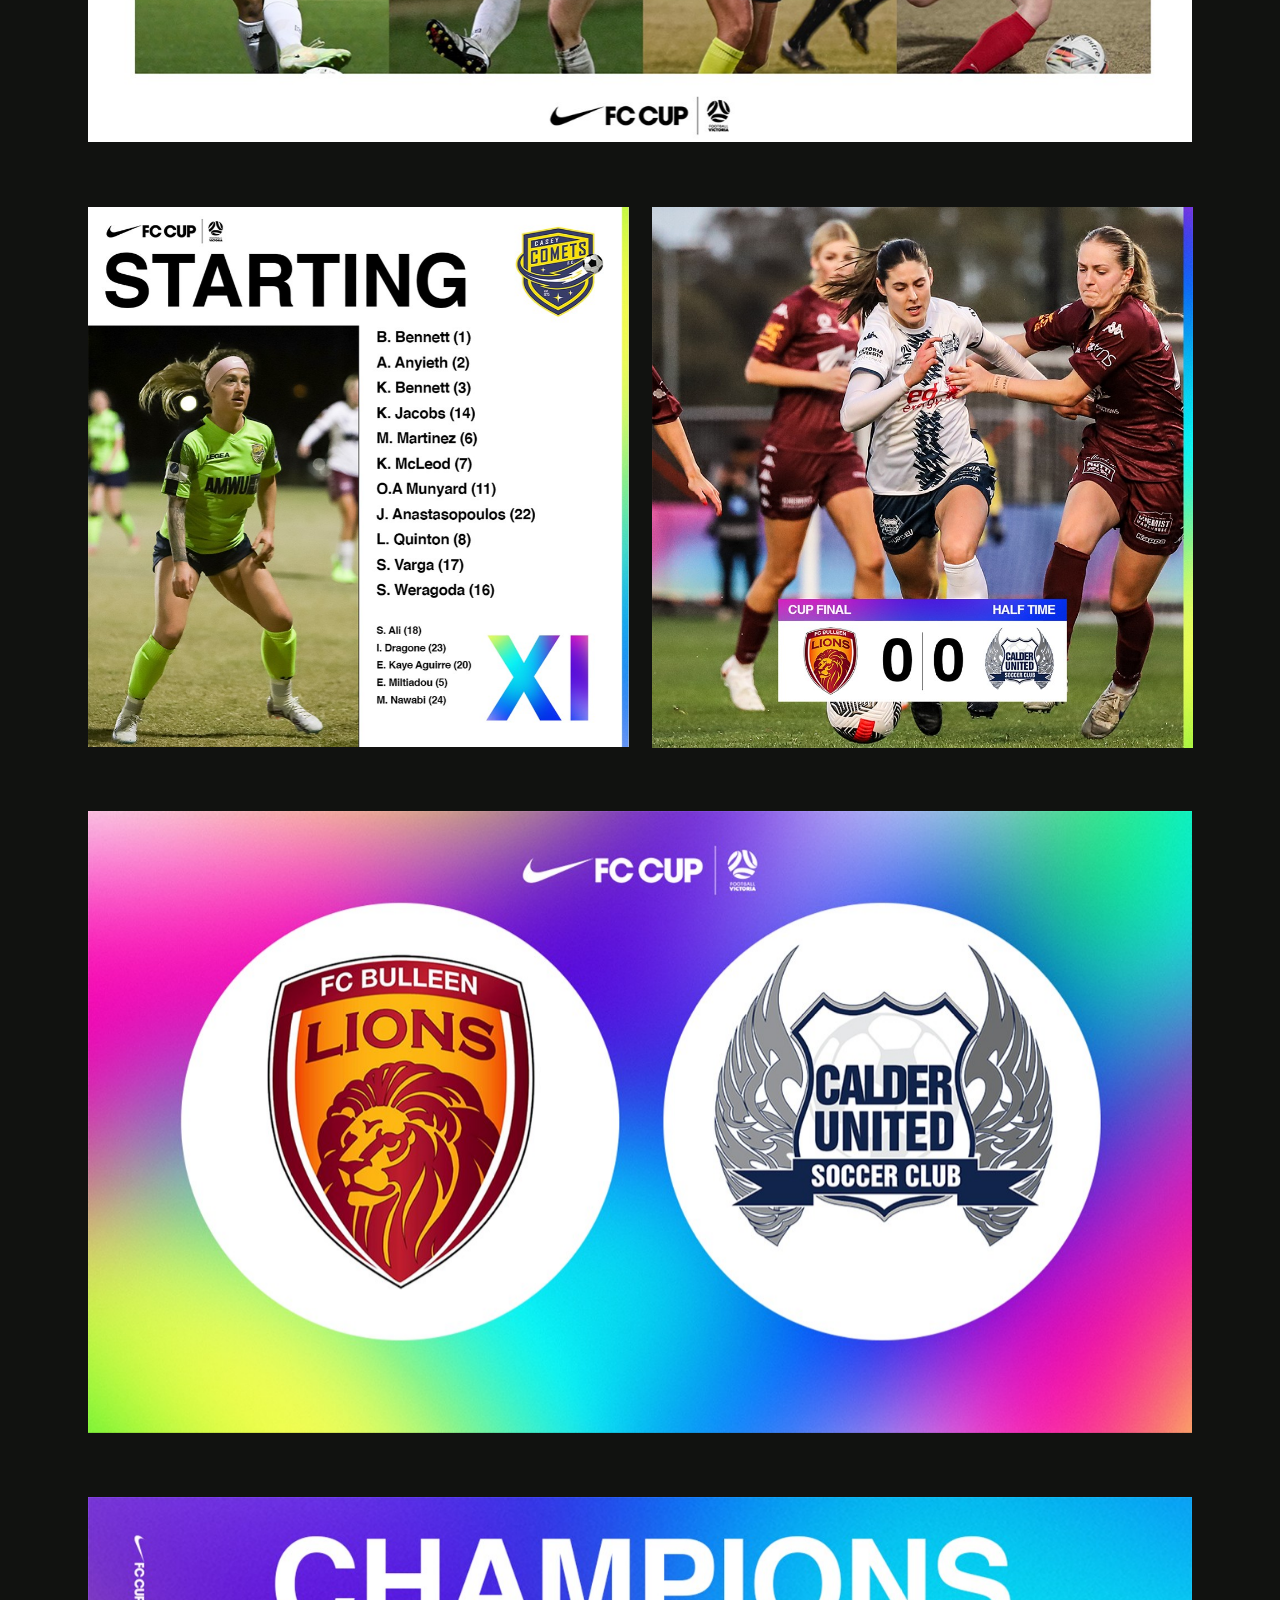
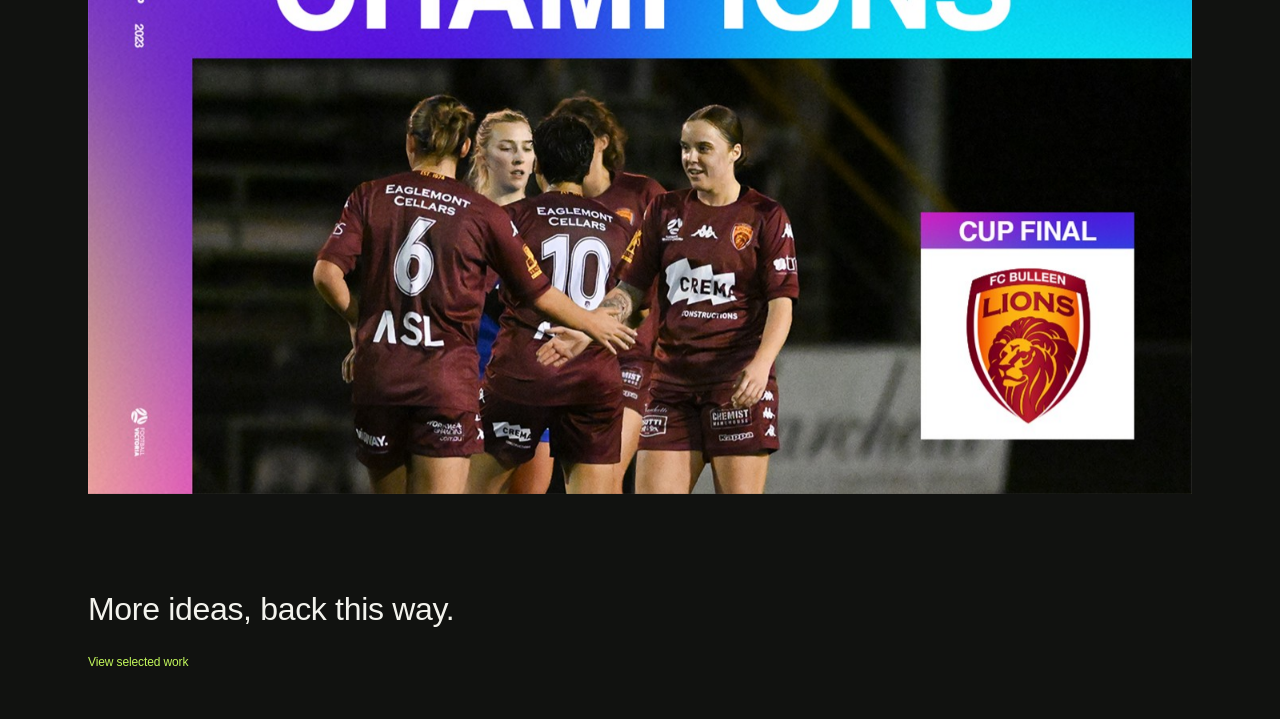
<file: work/nike-fc-cup/index.html>
<!doctype html>
<html lang="en">
<head>
<meta charset="utf-8">
<meta name="viewport" content="width=device-width, initial-scale=1, viewport-fit=cover">
<title>NIKE FC Cup | Ryan Stubbings</title>
<meta name="description" content="Brand, print, environment and AV design for the NIKE FC Cup, Football Victoria's flagship women's cup competition.">
<meta name="theme-color" content="#111210">
<link rel="preconnect" href="https://api.fontshare.com">
<link rel="stylesheet" href="https://api.fontshare.com/v2/css?f[]=switzer@400,500&display=swap">
<link rel="stylesheet" href="https://fonts.googleapis.com/css2?family=Pirata+One&display=swap">
<link rel="stylesheet" href="../../styles.css?v=202611201032">
</head>
<body>
<div class="page">
  <p class="label case-top"><a class="link" href="../../index.html"><span data-flicker>Back</span> to selected work</a></p>

  <p class="label caps accent case-kicker">04 / Football Victoria.</p>
  <h1 class="title case-title">NIKE FC Cup</h1>
  <div class="split case-intro">
    <p class="body">The NIKE FC Cup is Football Victoria's flagship cup competition for elite women's football, run in collaboration with NIKE. As Senior Graphic Designer I helped develop and roll out the brand across the whole event: social content, digital and print signage, and AV at the Home of the Matildas.</p>
    <p class="label">Brand · Print · Environment · AV · Digital</p>
  </div>

  <div class="feature rainbow">
    <p class="label caps accent">04 / The brand</p>
    <figure class="lockup"><img src="../../images/fccup-lockup.png" alt="NIKE FC Cup and Football Victoria logo lockup" width="1080" height="226"></figure>
    <p class="label">NIKE × Football Victoria</p>
  </div>

  <section class="direction">
    <h2 class="label caps accent">The identity</h2>
    <h3 class="heading">Made for the occasion.</h3>
    <p class="body">A bold, electric identity built around the NIKE and Football Victoria lockup. One gradient system ran through every touchpoint, so the Cup read as one event from the stadium gates to the final whistle.</p>
  </section>

  <section class="direction">
    <h2 class="label caps accent">The venue</h2>
    <h3 class="heading">Made for the stadium.</h3>
    <p class="body">Cup Final night at the Home of the Matildas. Print signage carried the brand end to end, from the stadium entry and the players' tunnel to the presentation wall, so the venue felt like the Cup the moment fans walked in.</p>
  </section>

  <div class="shots">
    <figure class="wide"><img src="../../images/fccup-stadium-entry.jpg" alt="Branded stadium entry at the Home of the Matildas" width="775" height="460"></figure>
  </div>

  <div class="shots">
    <figure><img src="../../images/fccup-players-tunnel.jpg" alt="Players huddled in the branded tunnel" width="775" height="460"></figure>
    <figure><img src="../../images/fccup-presentation-wall.jpg" alt="NIKE FC Cup presentation wall" width="775" height="460"></figure>
  </div>

  <section class="direction">
    <h2 class="label caps accent">The match</h2>
    <h3 class="heading">Made for the big screen.</h3>
    <p class="body">AV content for the scoreboard and the LED perimeter boards kept the identity live for the full ninety minutes.</p>
  </section>

  <div class="shots">
    <figure class="wide"><img src="../../images/fccup-scoreboard.jpg" alt="Stadium scoreboard and LED perimeter boards during the Cup Final" width="775" height="460"></figure>
  </div>

  <section class="direction">
    <h2 class="label caps accent">The result</h2>
    <h3 class="heading">Made for the champions.</h3>
    <p class="body">Medals and the champions' banner closed out the night. The Cup was a great showcase of what women's football can achieve, and I'm proud of what we brought together.</p>
  </section>

  <div class="shots">
    <figure><img src="../../images/fccup-medals.jpg" alt="NIKE FC Cup medals and lanyards" width="775" height="460"></figure>
    <figure><img src="../../images/fccup-champions-celebration.jpg" alt="Champions celebrating behind the Cup Champions 2023 banner" width="775" height="460"></figure>
  </div>

  <section class="direction">
    <h2 class="label caps accent">The content</h2>
    <h3 class="heading">Made for the feed.</h3>
    <p class="body">Digital content for Football Victoria's socials, from Game Day and starting line-ups to live scores and the final-whistle Champions graphic, all built from the same kit as the venue.</p>
  </section>

  <div class="shots">
    <figure class="wide"><img src="../../images/fccup-game-day.jpg" alt="Game Day graphic featuring four players" width="1475" height="829"></figure>
  </div>

  <div class="shots">
    <figure><img src="../../images/fccup-starting-xi.jpg" alt="Starting XI line-up graphic" width="973" height="972"></figure>
    <figure><img src="../../images/fccup-half-time.jpg" alt="Cup Final half-time score graphic" width="968" height="968"></figure>
  </div>

  <div class="shots">
    <figure class="wide"><img src="../../images/fccup-cup-final.jpg" alt="Cup Final match-up graphic, FC Bulleen Lions v Calder United" width="1385" height="780"></figure>
    <figure class="wide"><img src="../../images/fccup-champions.jpg" alt="Champions graphic" width="1380" height="746"></figure>
  </div>

  <section class="more">
    <h2 class="heading">More ideas, back this way.</h2>
    <p class="label"><a class="link" href="../../index.html">View selected work</a></p>
  </section>
</div>
<script src="../../site.js?v=202611201032"></script>
</body>
</html>
</file>
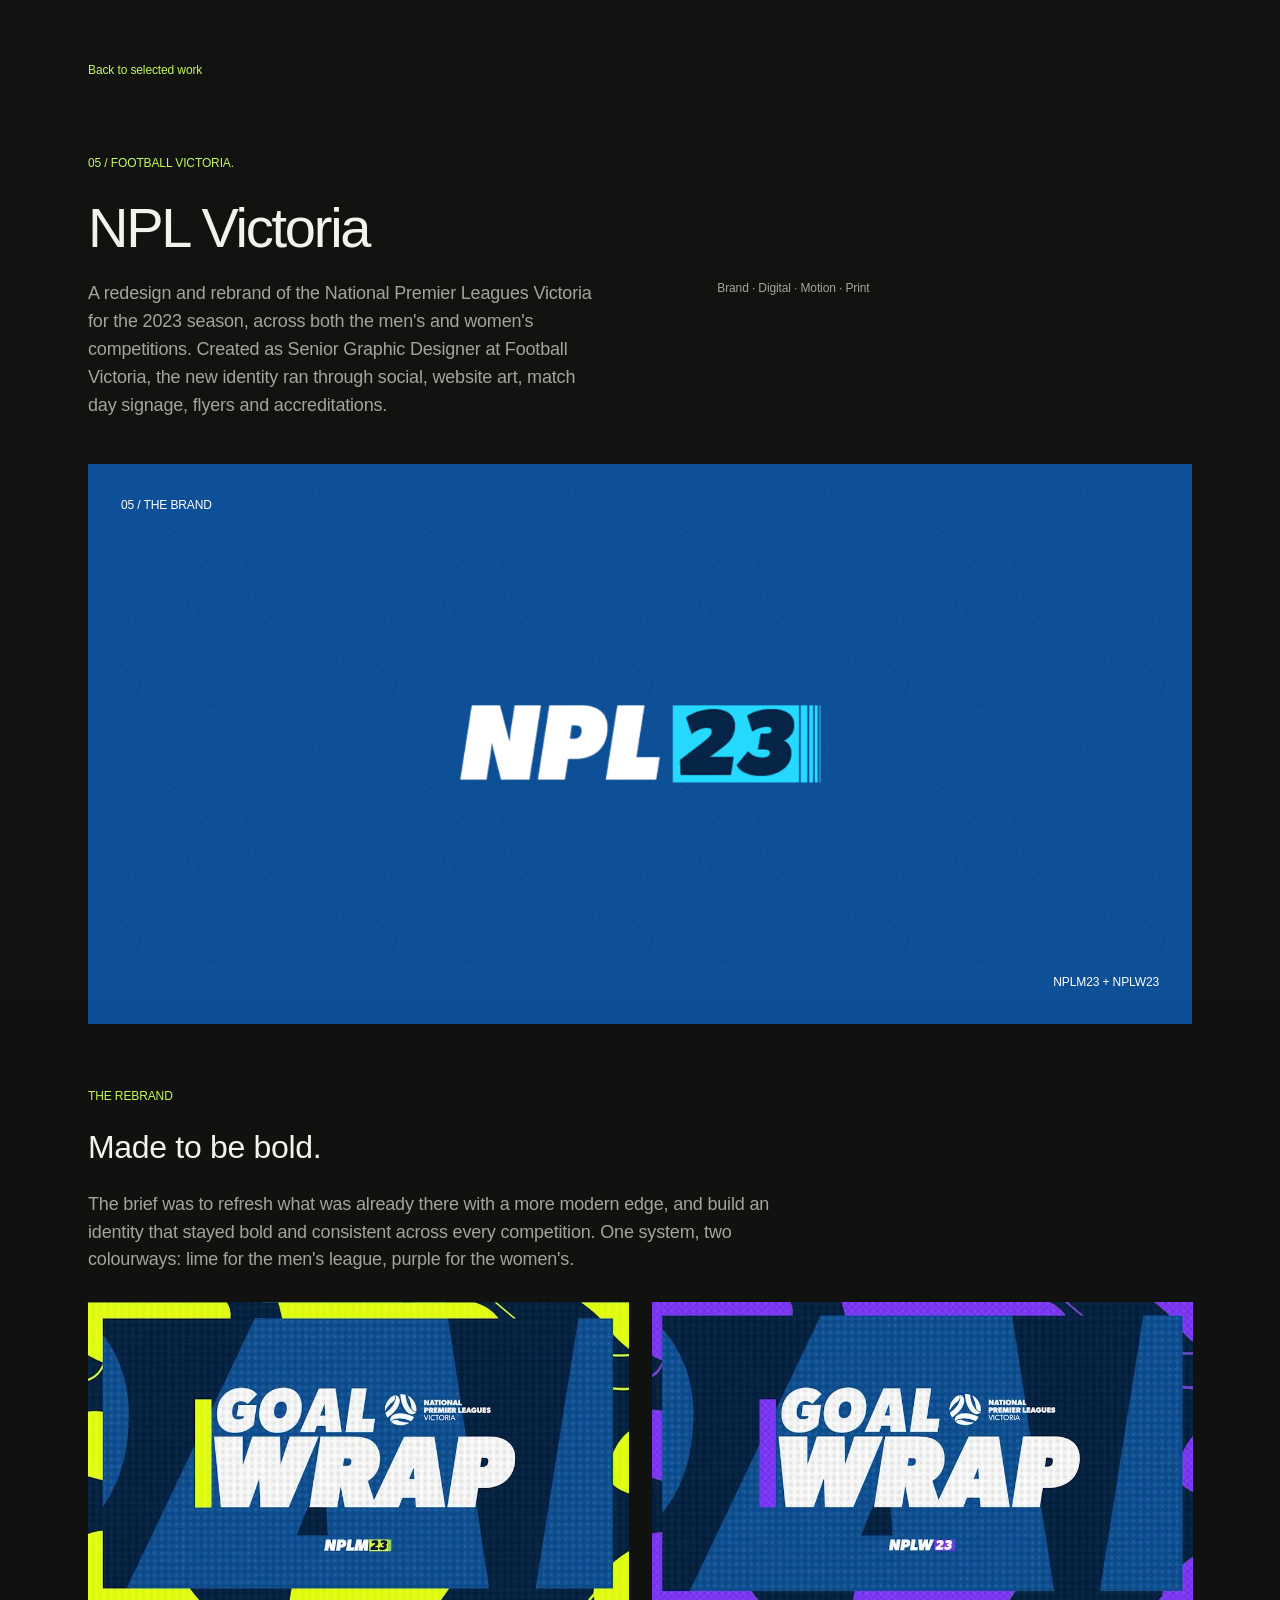
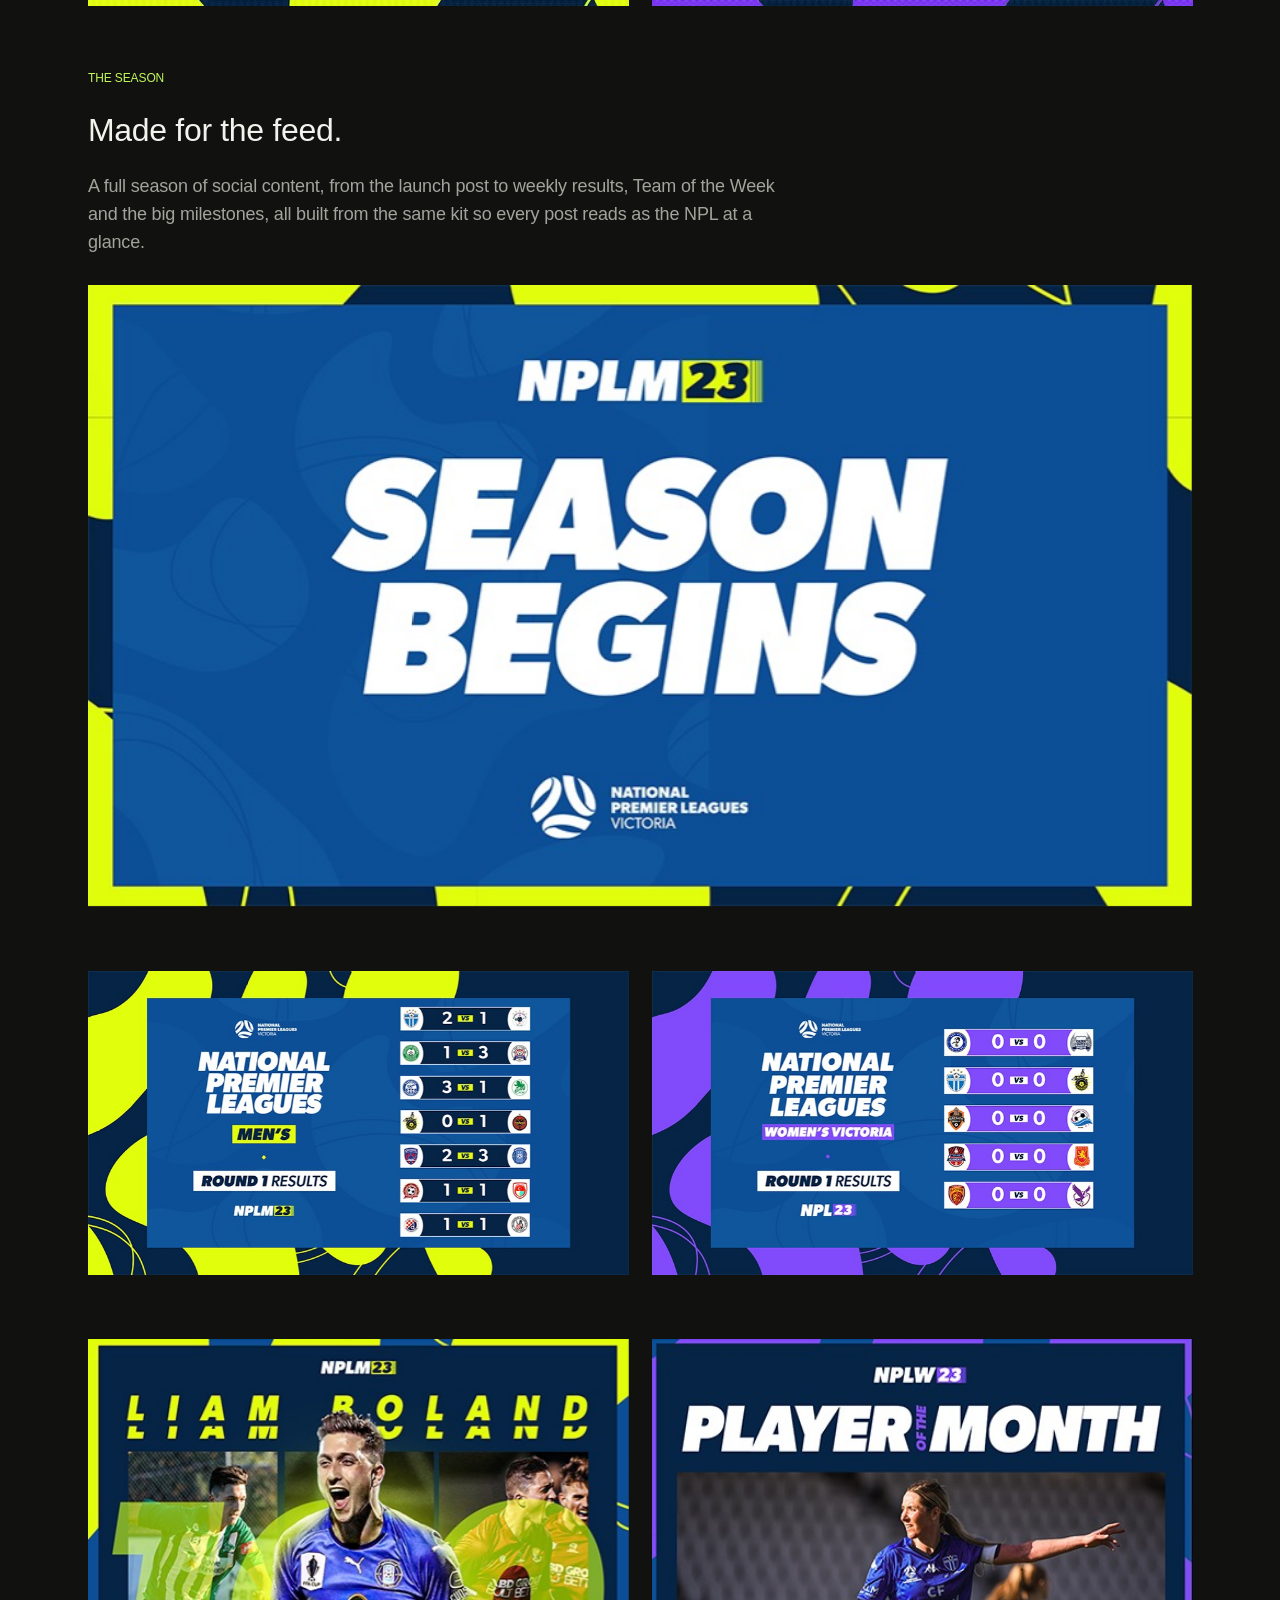
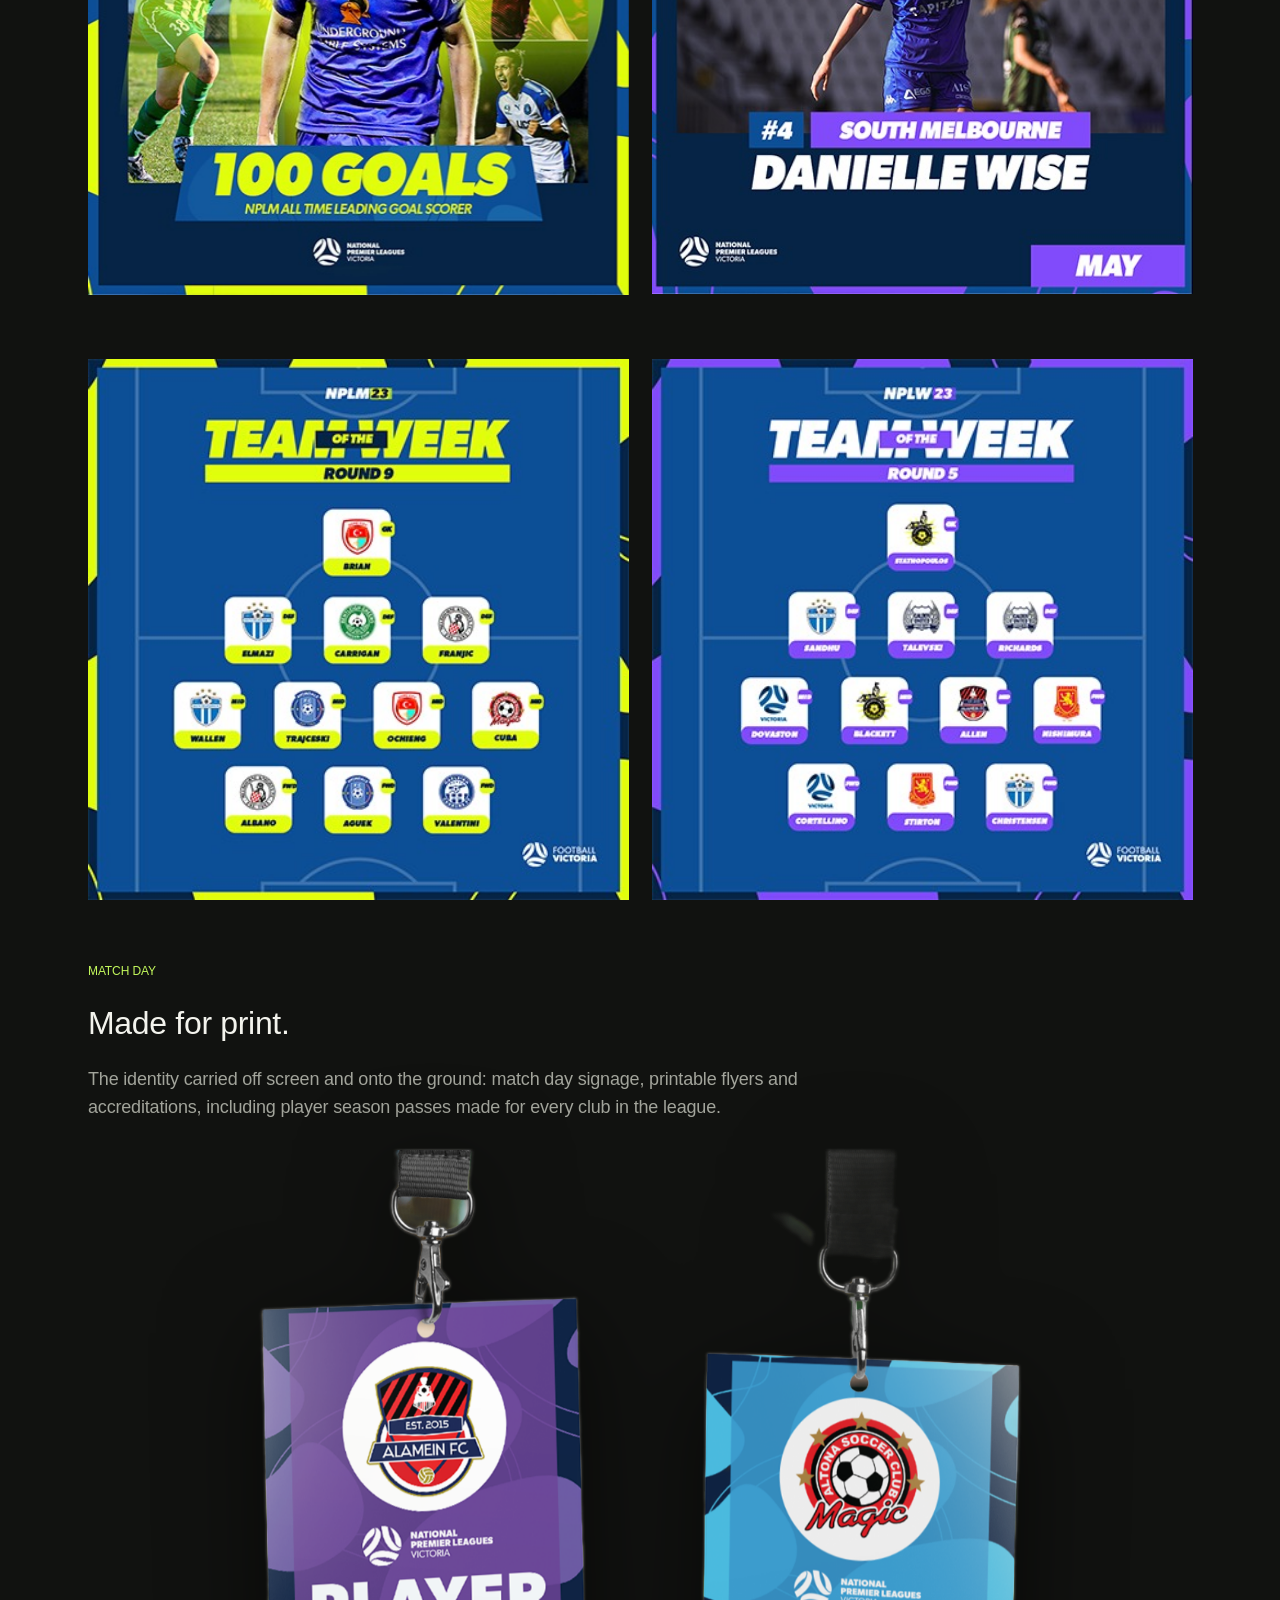
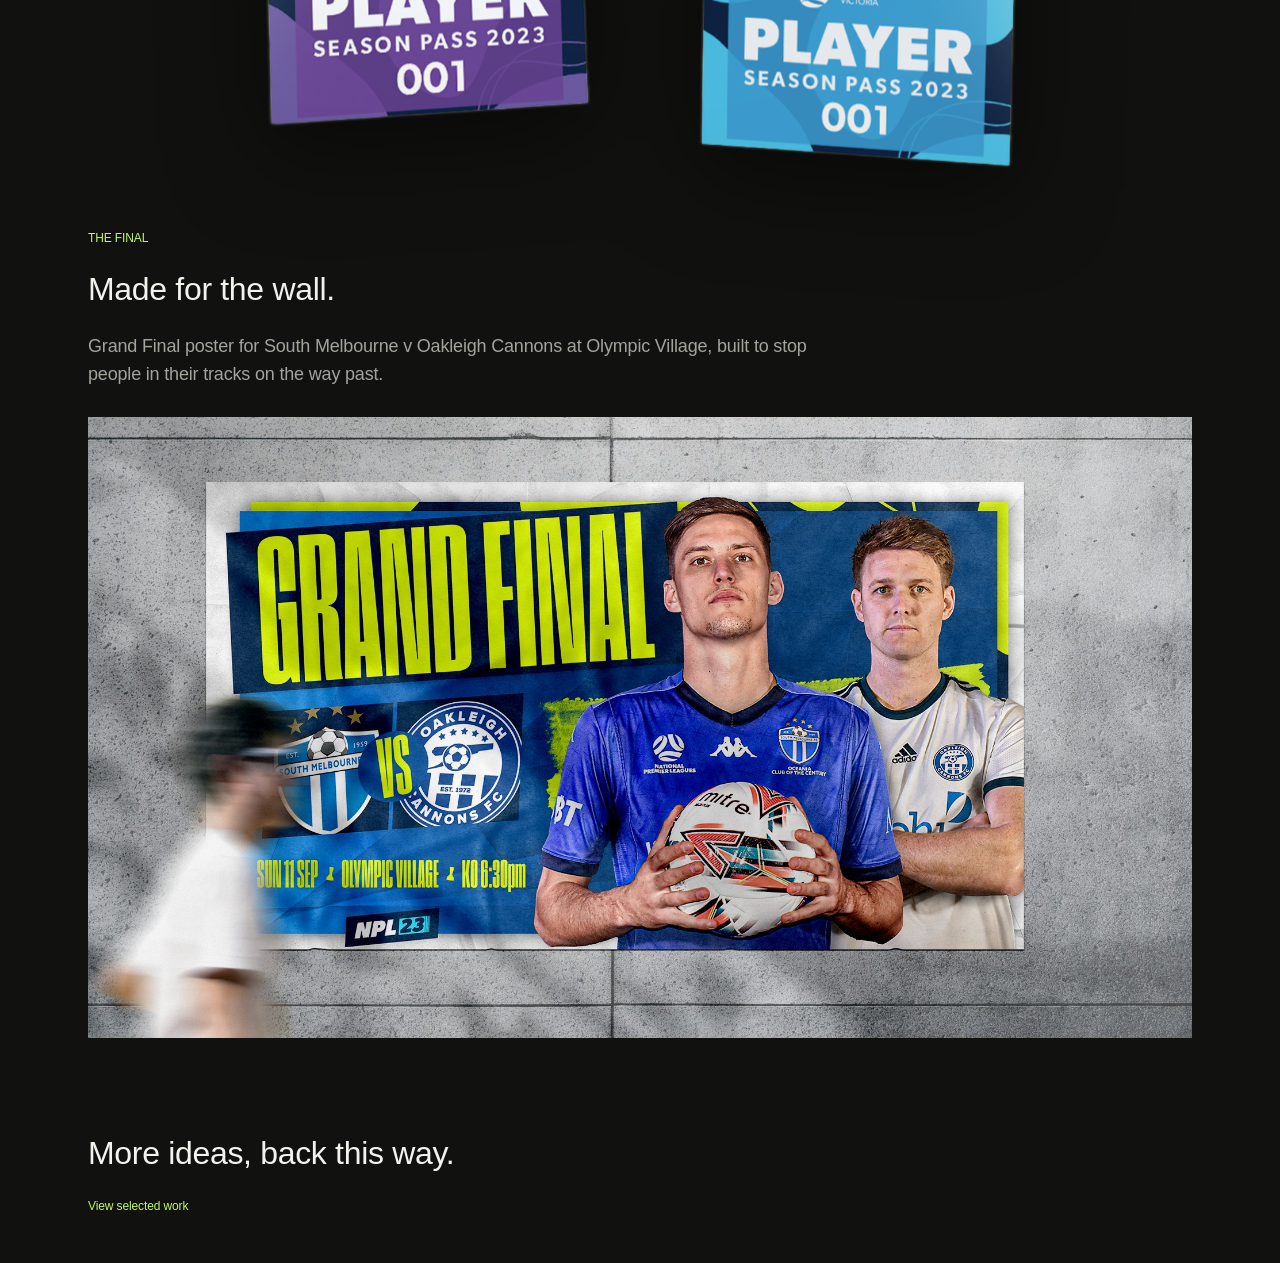
<file: work/npl-victoria/index.html>
<!doctype html>
<html lang="en">
<head>
<meta charset="utf-8">
<meta name="viewport" content="width=device-width, initial-scale=1, viewport-fit=cover">
<title>NPL Victoria | Ryan Stubbings</title>
<meta name="description" content="A redesign and rebrand of the National Premier Leagues Victoria for the 2023 season, across digital, motion and print.">
<meta name="theme-color" content="#111210">
<link rel="preconnect" href="https://api.fontshare.com">
<link rel="stylesheet" href="https://api.fontshare.com/v2/css?f[]=switzer@400,500&display=swap">
<link rel="stylesheet" href="https://fonts.googleapis.com/css2?family=Pirata+One&display=swap">
<link rel="stylesheet" href="../../styles.css?v=202611201032">
</head>
<body>
<div class="page">
  <p class="label case-top"><a class="link" href="../../index.html"><span data-flicker>Back</span> to selected work</a></p>

  <p class="label caps accent case-kicker">05 / Football Victoria.</p>
  <h1 class="title case-title">NPL Victoria</h1>
  <div class="split case-intro">
    <p class="body">A redesign and rebrand of the National Premier Leagues Victoria for the 2023 season, across both the men's and women's competitions. Created as Senior Graphic Designer at Football Victoria, the new identity ran through social, website art, match day signage, flyers and accreditations.</p>
    <p class="label">Brand · Digital · Motion · Print</p>
  </div>

  <div class="feature npl">
    <p class="label caps">05 / The brand</p>
    <figure class="lockup"><img src="../../images/npl-logo.png" alt="NPL 23 logo" width="726" height="175"></figure>
    <p class="label">NPLM23 + NPLW23</p>
  </div>

  <section class="direction">
    <h2 class="label caps accent">The rebrand</h2>
    <h3 class="heading">Made to be bold.</h3>
    <p class="body">The brief was to refresh what was already there with a more modern edge, and build an identity that stayed bold and consistent across every competition. One system, two colourways: lime for the men's league, purple for the women's.</p>
  </section>

  <div class="shots">
    <figure><video src="../../images/npl-goal-wrap-men.mp4" poster="../../images/npl-goal-wrap-men.jpg" width="932" height="524" autoplay muted loop playsinline aria-label="Animated Goal Wrap title, NPL Men's"></video></figure>
    <figure><video src="../../images/npl-goal-wrap-women.mp4" poster="../../images/npl-goal-wrap-women.jpg" width="932" height="524" autoplay muted loop playsinline aria-label="Animated Goal Wrap title, NPL Women's"></video></figure>
  </div>

  <section class="direction">
    <h2 class="label caps accent">The season</h2>
    <h3 class="heading">Made for the feed.</h3>
    <p class="body">A full season of social content, from the launch post to weekly results, Team of the Week and the big milestones, all built from the same kit so every post reads as the NPL at a glance.</p>
  </section>

  <div class="shots">
    <figure class="wide"><img src="../../images/npl-season-begins.jpg" alt="NPLM23 Season Begins graphic" width="867" height="488"></figure>
  </div>

  <div class="shots">
    <figure><img src="../../images/npl-results-men.jpg" alt="NPL Men's Round 1 results graphic" width="864" height="486"></figure>
    <figure><img src="../../images/npl-results-women.jpg" alt="NPL Women's Round 1 results graphic" width="867" height="488"></figure>
  </div>

  <div class="shots">
    <figure><img src="../../images/npl-100-goals.jpg" alt="Liam Boland 100 goals milestone graphic" width="493" height="507"></figure>
    <figure><img src="../../images/npl-player-of-the-month.jpg" alt="NPLW Player of the Month graphic, Danielle Wise" width="494" height="507"></figure>
  </div>

  <div class="shots">
    <figure><img src="../../images/npl-team-of-the-week-men.jpg" alt="NPLM Team of the Week, Round 9" width="420" height="420"></figure>
    <figure><img src="../../images/npl-team-of-the-week-women.jpg" alt="NPLW Team of the Week, Round 5" width="420" height="420"></figure>
  </div>

  <section class="direction">
    <h2 class="label caps accent">Match day</h2>
    <h3 class="heading">Made for print.</h3>
    <p class="body">The identity carried off screen and onto the ground: match day signage, printable flyers and accreditations, including player season passes made for every club in the league.</p>
  </section>

  <figure class="mockup passes"><img src="../../images/npl-season-passes.png" alt="Player season pass mockups for Alamein FC and Altona Magic" width="1000" height="810"></figure>

  <section class="direction">
    <h2 class="label caps accent">The final</h2>
    <h3 class="heading">Made for the wall.</h3>
    <p class="body">Grand Final poster for South Melbourne v Oakleigh Cannons at Olympic Village, built to stop people in their tracks on the way past.</p>
  </section>

  <div class="shots">
    <figure class="wide"><img src="../../images/npl-grand-final-poster.jpg" alt="Grand Final poster, South Melbourne v Oakleigh Cannons, on a concrete wall" width="1920" height="1080"></figure>
  </div>

  <section class="more">
    <h2 class="heading">More ideas, back this way.</h2>
    <p class="label"><a class="link" href="../../index.html">View selected work</a></p>
  </section>
</div>
<script src="../../site.js?v=202611201032"></script>
</body>
</html>
</file>
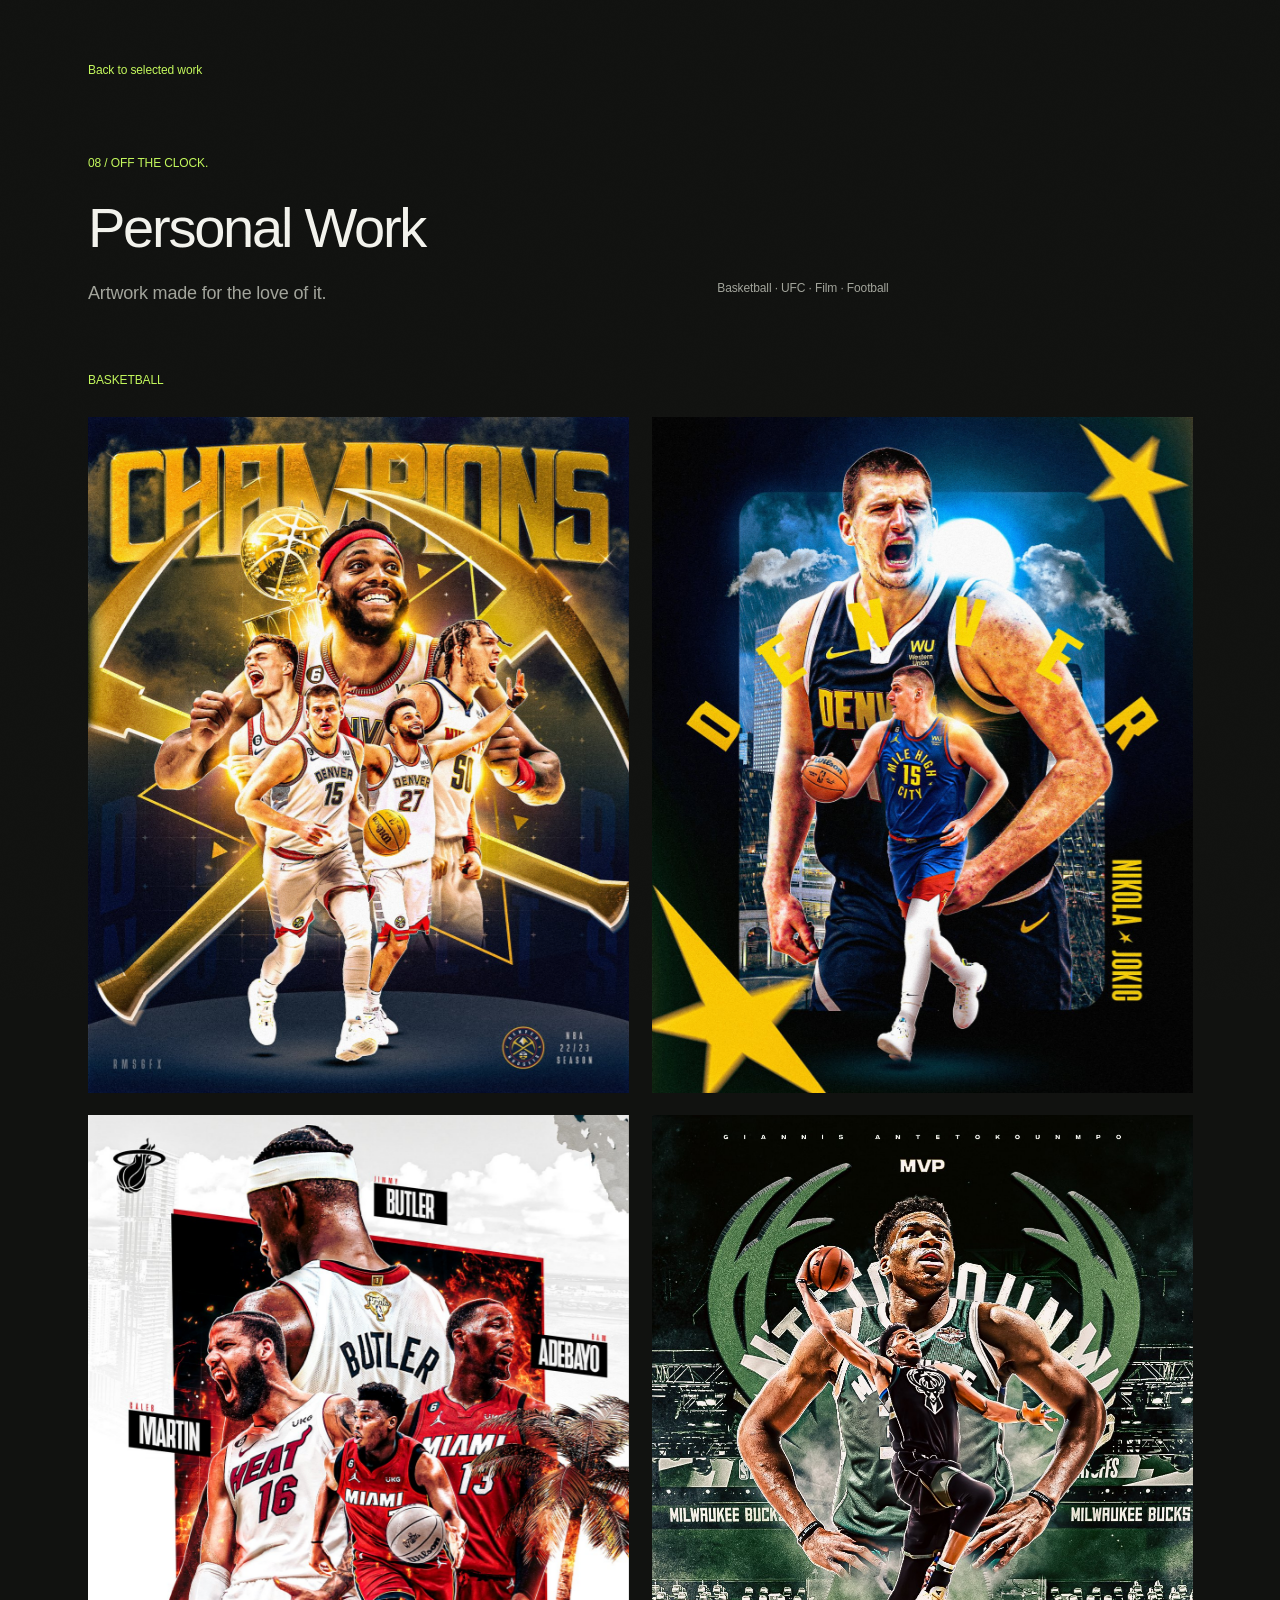
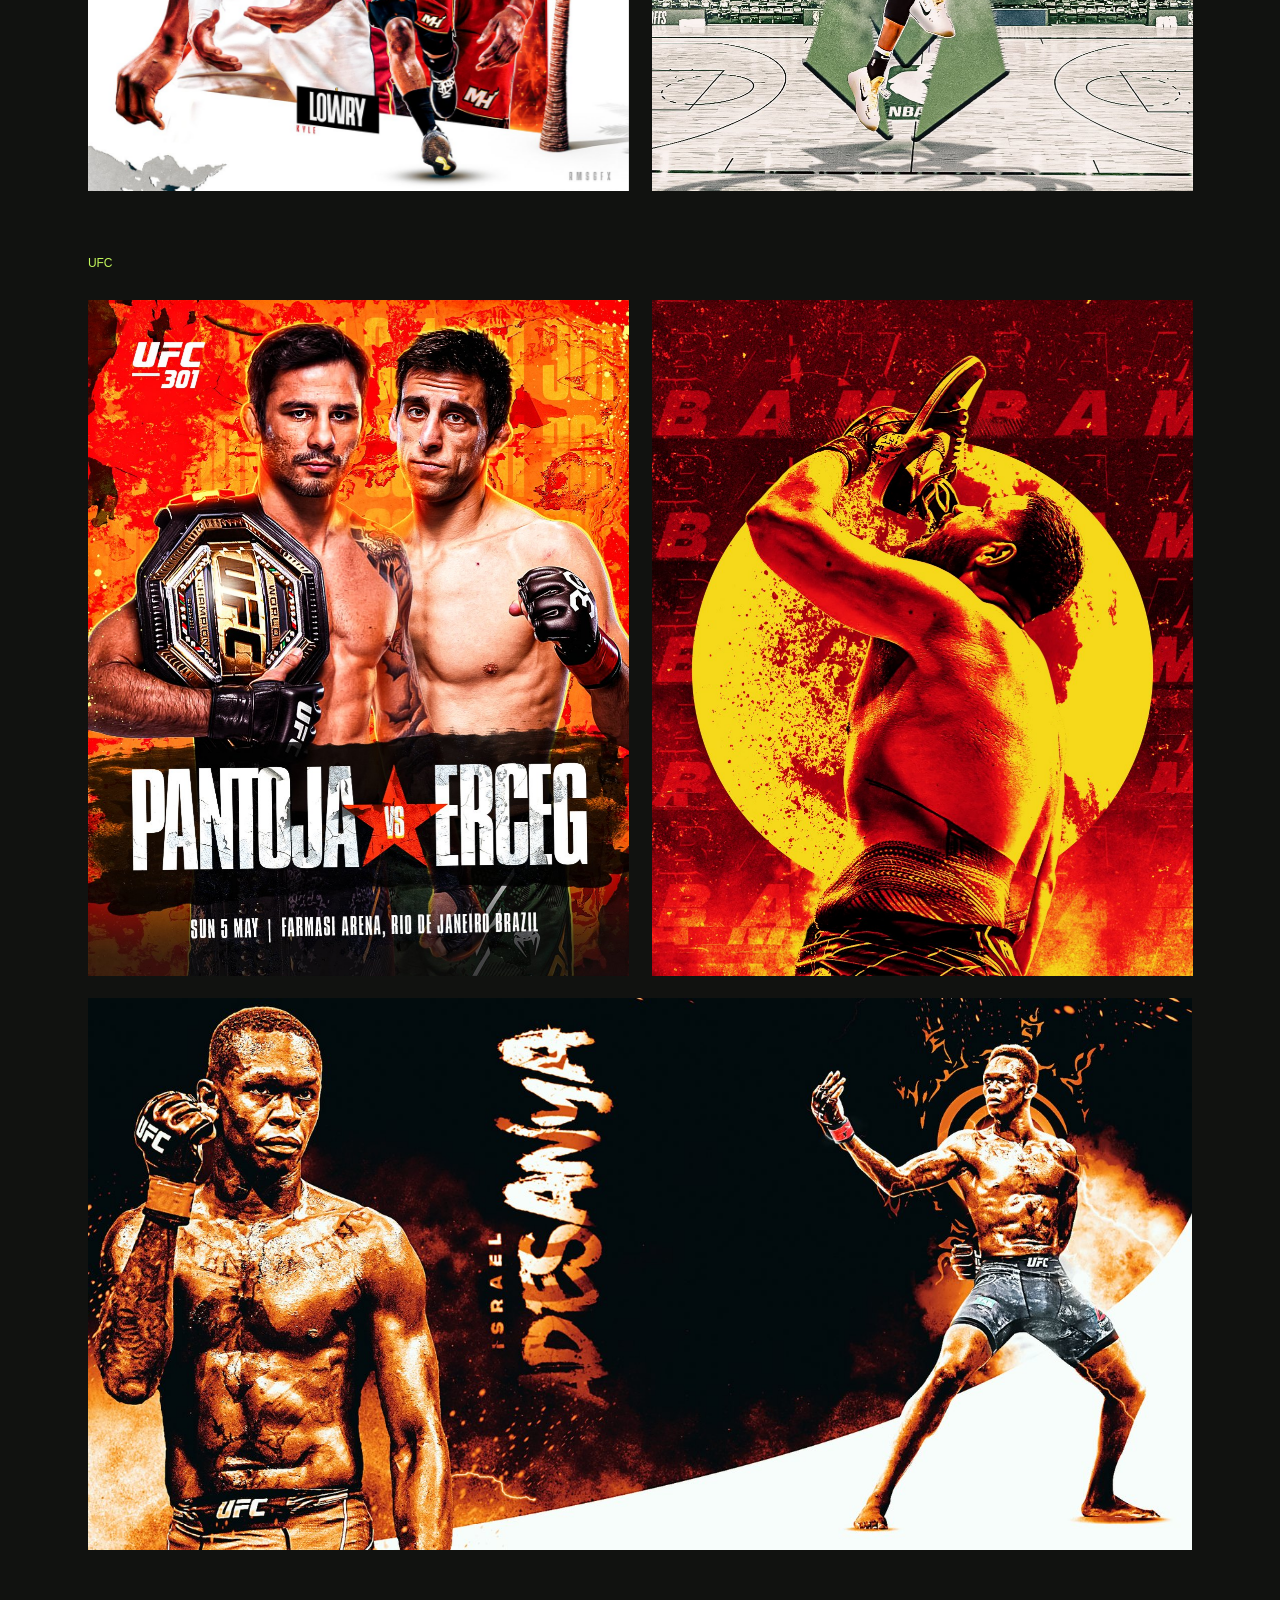
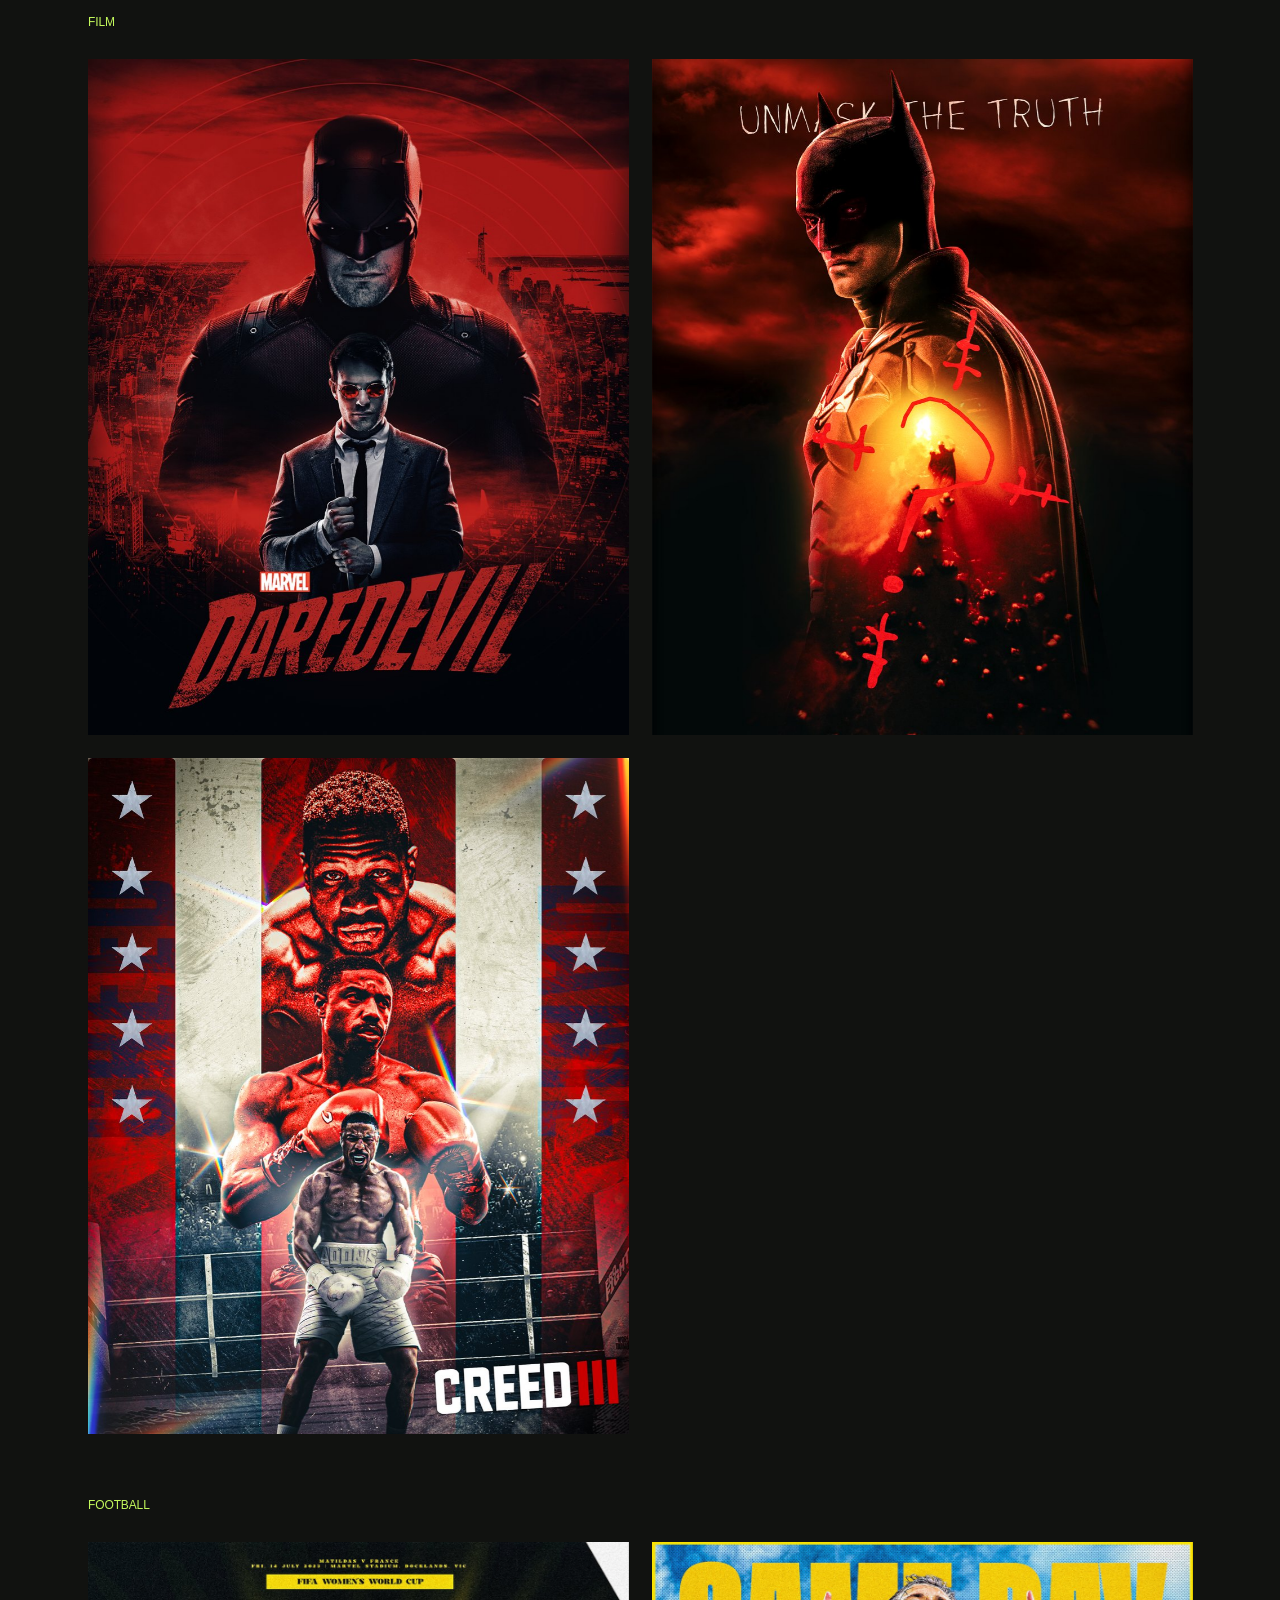
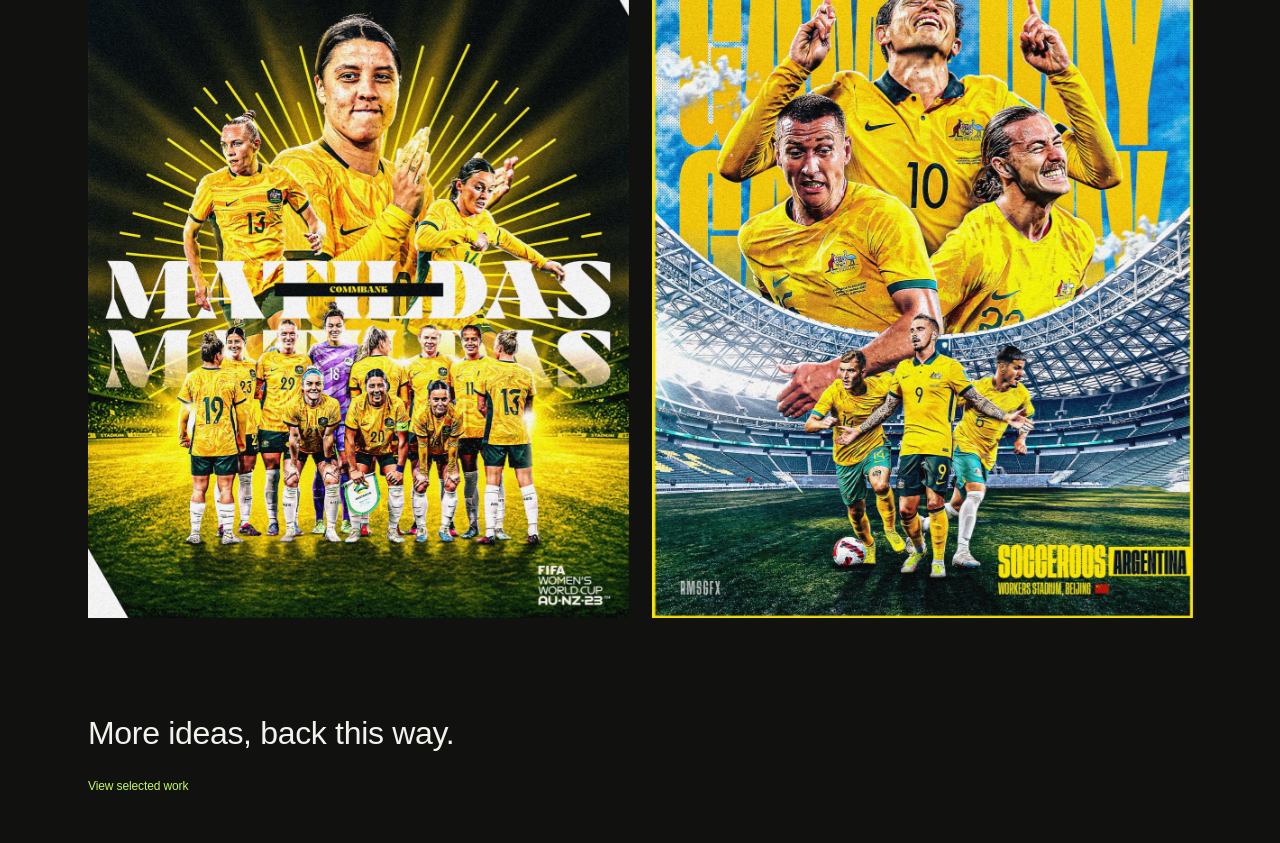
<file: work/personal-work/index.html>
<!doctype html>
<html lang="en">
<head>
<meta charset="utf-8">
<meta name="viewport" content="width=device-width, initial-scale=1, viewport-fit=cover">
<title>Personal Work | Ryan Stubbings</title>
<meta name="description" content="Personal sports artwork across football, basketball and UFC.">
<meta name="theme-color" content="#111210">
<link rel="preconnect" href="https://api.fontshare.com">
<link rel="stylesheet" href="https://api.fontshare.com/v2/css?f[]=switzer@400,500&display=swap">
<link rel="stylesheet" href="https://fonts.googleapis.com/css2?family=Pirata+One&display=swap">
<link rel="stylesheet" href="../../styles.css?v=202611201032">
</head>
<body>
<div class="page">
  <p class="label case-top"><a class="link" href="../../index.html"><span data-flicker>Back</span> to selected work</a></p>

  <p class="label caps accent case-kicker">08 / Off the clock.</p>
  <h1 class="title case-title">Personal Work</h1>
  <div class="split case-intro">
    <p class="body">Artwork made for the love of it.</p>
    <p class="label">Basketball · UFC · Film · Football</p>
  </div>

  <section class="direction">
    <h2 class="label caps accent">Basketball</h2>
  </section>
  <div class="shots grid2">
    <figure><img src="../../images/pw-nuggets-champions.jpg" alt="Denver Nuggets NBA Champions poster" width="1200" height="1500"></figure>
    <figure><img src="../../images/pw-jokic-denver.jpg" alt="Nikola Jokic, Denver poster" width="1200" height="1500"></figure>
    <figure><img src="../../images/pw-miami-heat.jpg" alt="Miami Heat team poster" width="1200" height="1500"></figure>
    <figure><img src="../../images/pw-giannis-mvp.jpg" alt="Giannis Antetokounmpo MVP poster" width="1080" height="1350"></figure>
  </div>

  <section class="direction">
    <h2 class="label caps accent">UFC</h2>
  </section>
  <div class="shots grid2">
    <figure><img src="../../images/pw-ufc-301.jpg" alt="UFC 301, Pantoja v Erceg fight poster" width="1080" height="1350"></figure>
    <figure><img src="../../images/pw-ufc-bam-bam.jpg" alt="Tai Tuivasa 'Bam Bam' shoey poster" width="1080" height="1350"></figure>
    <figure class="wide"><img src="../../images/pw-ufc-adesanya.jpg" alt="Israel Adesanya banner artwork" width="1600" height="800"></figure>
  </div>

  <section class="direction">
    <h2 class="label caps accent">Film</h2>
  </section>
  <div class="shots grid2">
    <figure><img src="../../images/pw-film-daredevil.jpg" alt="Daredevil fan poster" width="960" height="1200"></figure>
    <figure><img src="../../images/pw-film-the-batman.jpg" alt="The Batman fan poster, Unmask the Truth" width="960" height="1200"></figure>
    <figure><img src="../../images/pw-film-creed-iii.jpg" alt="Creed III fan poster" width="960" height="1200"></figure>
  </div>

  <section class="direction">
    <h2 class="label caps accent">Football</h2>
  </section>
  <div class="shots grid2">
    <figure><img src="../../images/pw-matildas.jpg" alt="Matildas v France, FIFA Women's World Cup poster" width="1200" height="1500"></figure>
    <figure><img src="../../images/pw-socceroos-game-day.jpg" alt="Socceroos v Argentina Game Day poster" width="1200" height="1500"></figure>
  </div>

  <section class="more">
    <h2 class="heading">More ideas, back this way.</h2>
    <p class="label"><a class="link" href="../../index.html">View selected work</a></p>
  </section>
</div>
<script src="../../site.js?v=202611201032"></script>
</body>
</html>
</file>
<file: styles.css>
/* Rebuilt from the Framer project "Right Squircle".
   Layout: one dark canvas, a 690px-wide rhythm of two columns, lime accent for labels and links. */
:root{
  color-scheme:dark;
  --canvas:#111210; --text:#f3f3ed; --muted:#a2a49b; --accent:#c3f85c; --line:#34362f;
  --sans:"Switzer","Inter","Helvetica Neue",Helvetica,Arial,sans-serif;
  --gothic:"Pirata One","UnifrakturCook","Old English Text MT",fantasy;
}
*,*::before,*::after{box-sizing:border-box}
html{-webkit-text-size-adjust:100%}
body{margin:0;background:var(--canvas);color:var(--text);font-family:var(--sans);font-size:16px;-webkit-font-smoothing:antialiased;font-feature-settings:"kern","liga"}
img{display:block;max-width:100%;height:auto}
h1,h2,h3,p,ul{margin:0;padding:0}
a{color:inherit;text-decoration:none}
:focus-visible{outline:2px solid var(--accent);outline-offset:3px}

.page{max-width:1200px;margin-inline:auto;padding-block:clamp(40px,9vw,72px) 40px;padding-left:max(20px,env(safe-area-inset-left,0px));padding-right:max(20px,env(safe-area-inset-right,0px))}
@media (min-width:700px){.page{padding-left:max(48px,env(safe-area-inset-left,0px));padding-right:max(48px,env(safe-area-inset-right,0px))}}

/* text styles, named as in Framer */
.title{font-weight:500;font-size:clamp(30px,10.5vw,56px);line-height:1.08;letter-spacing:-.04em}
.heading{font-weight:500;font-size:clamp(26px,5vw,32px);line-height:1.2;letter-spacing:-.01em}
.body{font-weight:400;font-size:clamp(16px,4.4vw,18px);line-height:1.55;letter-spacing:-.01em;color:var(--muted)}
.body p+p{margin-top:20px}
.label{font-weight:500;font-size:12px;line-height:1.4;letter-spacing:-.01em;color:var(--muted)}
.project{font-weight:500;font-size:clamp(19px,5.2vw,22px);line-height:1.3;letter-spacing:-.01em}
.caps{text-transform:uppercase}
.accent{color:var(--accent)}
.light{color:var(--text)}
.link{color:var(--accent)}
.link:hover{text-decoration:underline}
.gothic{font-family:var(--gothic);font-style:italic;font-weight:400;color:var(--accent);letter-spacing:0;font-size:1.06em}

.nowrap{white-space:nowrap}
.contact{display:flex;flex-wrap:wrap;align-items:center;gap:0 8px}
.contact a{padding-block:8px;overflow-wrap:anywhere}
.rule{border:0;border-top:1px solid var(--line);margin:0}

/* two-column rows */
.split{display:grid;grid-template-columns:minmax(0,1fr);gap:28px}
@media (min-width:700px){.split{grid-template-columns:minmax(0,53fr) minmax(0,43fr);column-gap:4%}}

/* home */
.hero{margin-top:clamp(20px,4vw,36px);align-items:end}
@media (min-width:700px){.hero{grid-template-columns:max-content minmax(0,1fr);column-gap:clamp(28px,6vw,96px)}.hero .body{max-width:34ch}}
.hero .body{padding-bottom:10px}
.faves{margin-top:clamp(48px,9vw,72px)}
.cards{margin-top:24px;display:grid;grid-template-columns:minmax(0,1fr);gap:40px 23px;align-items:start}
@media (min-width:700px){.cards{grid-template-columns:repeat(2,minmax(0,1fr))}}
.card{display:grid;gap:8px;min-width:0}
/* every home page cover uses one spec: 1064 x 600 (the Collingwood cover) */
.card .cover{width:100%;aspect-ratio:1064/600;margin-bottom:8px;max-width:100%}
.card img.cover{object-fit:cover;height:auto}
.card .placeholder{border:1px solid var(--text);display:grid;place-content:center;justify-items:center;gap:6px;text-align:center;padding:16px}
.card-head{display:flex;flex-wrap:wrap;justify-content:space-between;align-items:flex-start;gap:2px 16px}
.card-head .label{white-space:nowrap;padding-top:2px}
a.card:hover .project{color:var(--accent)}
.about{padding-block:clamp(36px,7vw,56px) clamp(40px,8vw,64px);margin-top:clamp(40px,7vw,56px);border-top:1px solid var(--line)}
@media (min-width:700px){.about{grid-template-columns:minmax(0,45fr) minmax(0,51fr)}}
.about .heading{margin-bottom:22px}
.talk{border-top:1px solid var(--line);padding-top:40px;display:grid;gap:32px}
.foot{display:flex;flex-wrap:wrap;justify-content:space-between;align-items:baseline;gap:12px 24px}

/* case study */
.case-top{margin-top:-18px}
.case-kicker{margin-top:clamp(36px,8vw,68px)}
.case-title{margin-top:26px}
.case-intro{margin-top:22px}
@media (min-width:700px){.case-intro{grid-template-columns:minmax(0,47fr) minmax(0,43fr);column-gap:10%}}
.feature{margin-top:clamp(28px,6vw,44px);border:1px solid var(--text);min-height:min(68vw,560px);display:grid;grid-template-rows:auto 1fr auto;padding:clamp(18px,4.5vw,32px);max-width:100%}
.feature .heading{align-self:center;justify-self:center;text-align:center}
.feature .label:last-child{justify-self:end}
.direction{margin-top:clamp(44px,8vw,64px);display:grid;gap:24px}
.direction .body{max-width:72ch}
.shots{margin-top:28px;display:grid;grid-template-columns:minmax(0,1fr);gap:clamp(32px,8vw,64px) 23px}
@media (min-width:700px){.shots{grid-template-columns:repeat(2,minmax(0,1fr))}}
.shots figure{margin:0;display:grid;gap:clamp(12px,3vw,24px);min-width:0}
.shots .wide{grid-column:1/-1}
.shots img,.shots video{width:100%}
.shots video{display:block;height:auto;max-width:100%;aspect-ratio:932/524;object-fit:cover;background:#0b2446}
.more{margin-top:clamp(56px,12vw,96px);display:grid;gap:18px}

.more .link,.case-top .link{display:inline-block;padding-block:8px}
@media (min-width:700px){.card-head{flex-wrap:nowrap}}

/* hover: images breathe slowly while the cursor is over them */
@keyframes breathe{0%,100%{transform:scale(1)}50%{transform:scale(1.02)}}
@media (hover:hover) and (prefers-reduced-motion:no-preference){
  .card .cover,.shots img,.shots video,.mockup img{transform-origin:center;will-change:transform}
  .breathing{animation:breathe 2.6s ease-in-out infinite}
}

/* links: the whole line is one underlined, clickable target */
.link:hover,.link:focus-visible{text-decoration:underline;text-underline-offset:.2em}
.link [data-flicker]{display:inline;text-decoration:inherit}

/* wide image slot on a case study, before its artwork exists (same shape as the home covers) */
.wide-placeholder{aspect-ratio:1064/600;max-width:100%;border:1px solid var(--text);display:grid;place-content:center;justify-items:center;gap:8px;text-align:center;padding:16px}

/* case study rows: three-up, four-up, and a cut-out mockup */
.shots+.shots{margin-top:clamp(32px,8vw,64px)}
.shots.four{grid-template-columns:repeat(2,minmax(0,1fr));gap:23px}
@media (min-width:700px){.shots.three{grid-template-columns:repeat(3,minmax(0,1fr))}.shots.four{grid-template-columns:repeat(4,minmax(0,1fr))}}
.mockup{margin:0;min-width:0}
.mockup img{width:100%;max-width:864px;margin-inline:auto;filter:drop-shadow(0 0 1px rgba(243,243,237,.4)) drop-shadow(0 24px 48px rgba(0,0,0,.55))}

/* program block: mockup on the left, covers stacked two by two on the right, both the same height */
.program{margin-top:28px;display:grid;grid-template-columns:minmax(0,1fr);gap:23px;align-items:center}
.program .shots{margin-top:0}
@media (min-width:700px){
  .program{grid-template-columns:minmax(0,1.75fr) minmax(0,1fr)}
  .program .shots.four{grid-template-columns:repeat(2,minmax(0,1fr));gap:12px}
}

/* five-up: three across, then two wider ones underneath */
@media (min-width:700px){
  .shots.five{grid-template-columns:repeat(6,minmax(0,1fr))}
  .shots.five>figure{grid-column:span 2}
  .shots.five>figure:nth-child(n+4){grid-column:span 3}
}


/* ============================ MOTION LAYER ============================
   Everything below is movement only. Nothing is hidden unless site.js has
   switched motion on (html.motion), so the pages read fine without it and
   for visitors who ask for reduced motion. */
:root{--ease:cubic-bezier(.16,.84,.24,1)}
html,body{overflow-x:clip}

/* film grain */
.grain{position:fixed;inset:-100px;z-index:60;pointer-events:none;opacity:.05;mix-blend-mode:overlay;background-size:256px 256px}
html.motion .grain{animation:grain .8s steps(5) infinite}
@keyframes grain{0%{transform:translate(0,0)}20%{transform:translate(-34px,22px)}40%{transform:translate(26px,-40px)}60%{transform:translate(-18px,36px)}80%{transform:translate(40px,12px)}100%{transform:translate(0,0)}}

/* headline: each line rises out of a mask on load */
.title .line{display:block;overflow:hidden;padding-bottom:.16em;margin-bottom:-.16em}
.title .line>span{display:inline-block}
html.motion .title .line>span{transform:translateY(112%);animation:rise 1.1s var(--ease) forwards;animation-delay:calc(120ms + var(--i,0)*110ms)}
@keyframes rise{to{transform:none}}

/* fade-up, image wipe, rule draw: all triggered when the element scrolls into view */
html.motion [data-m="up"]{opacity:0;transform:translateY(16px);transition:opacity .9s var(--ease) var(--d,0ms),transform .9s var(--ease) var(--d,0ms)}
html.motion [data-m="up"].in{opacity:1;transform:none}
html.motion [data-m="wipe"]>img,html.motion [data-m="wipe"]>video,html.motion [data-m="wipe"]>.cover{clip-path:inset(0 0 100% 0);transition:clip-path 1.15s var(--ease) var(--d,0ms)}
html.motion [data-m="wipe"].in>img,html.motion [data-m="wipe"].in>video,html.motion [data-m="wipe"].in>.cover{clip-path:inset(0 0 0 0)}
html.motion [data-m="draw"]{border-top-color:transparent;position:relative}
html.motion [data-m="draw"]::before{content:"";position:absolute;left:0;right:0;top:-1px;height:1px;background:var(--line);transform:scaleX(0);transform-origin:left;transition:transform 1.3s var(--ease)}
html.motion [data-m="draw"].in::before{transform:scaleX(1)}

/* about text lights up word by word as you scroll through it */
html.motion .about .body .w{opacity:.28;transition:opacity .35s linear}
html.motion .about .body .w.lit{opacity:1}

/* blackletter ticker between sections */
.ticker{width:100vw;margin-left:calc(50% - 50vw);margin-top:clamp(56px,10vw,96px);overflow:hidden;white-space:nowrap;user-select:none;border-block:1px solid var(--line);padding-block:clamp(7px,1vw,11px)}
.ticker-track{display:inline-flex;align-items:center;gap:clamp(14px,2vw,26px);padding-right:clamp(14px,2vw,26px);font-size:clamp(17px,2.4vw,28px);line-height:1.2;font-weight:500;letter-spacing:-.02em;color:var(--line);will-change:transform}
.ticker-track .g{font-family:var(--gothic);font-style:italic;font-weight:400;letter-spacing:0;color:transparent;-webkit-text-stroke:.7px var(--muted);font-size:1.12em}
.ticker-track i{font-style:normal;font-size:.5em;color:var(--accent);opacity:.7}
.ticker-track{animation:ticker 120s linear infinite}
@media (prefers-reduced-motion:reduce){.ticker-track{animation:none}}
@keyframes ticker{to{transform:translateX(-50%)}}
.ticker+.about{margin-top:0;border-top:0}
html.motion .ticker+.about[data-m="draw"]::before{display:none}

/* hover: the project number stutters like a failing light */
@media (hover:hover){
  a.card:hover .card-head .label{color:var(--accent);animation:stutter .5s steps(1) 1}
}
@keyframes stutter{0%{opacity:1}12%{opacity:.15}24%{opacity:1}40%{opacity:.3}52%{opacity:1}70%{opacity:.5}82%{opacity:1}}
[data-flicker]{display:inline}

/* page change: a short dip to black, then back */
@view-transition{navigation:auto}
::view-transition-old(root){animation:vt-out .22s ease both}
::view-transition-new(root){animation:vt-in .5s ease both}
@keyframes vt-out{to{opacity:0}}
@keyframes vt-in{0%{opacity:0}35%{opacity:.75}45%{opacity:.35}100%{opacity:1}}
@media (prefers-reduced-motion:reduce){::view-transition-old(root),::view-transition-new(root){animation:none}}


/* ============================ GLITCH WORD ============================
   Hovering "Different." makes it tear through a set of blackletter and
   broken display faces. site.js drives the timing and the random values. */
:root{--glitch-a:#ff2d4f;--glitch-b:#39e6ff}
[data-glitch]{position:relative}
.glitch-live.glitching{text-shadow:var(--gx,3px) 0 var(--glitch-a),calc(var(--gx,3px) * -1) 0 var(--glitch-b);transform:translate(var(--jx,0px),var(--jy,0px)) skewX(var(--sk,0deg))}
.glitch-live.glitching::before,.glitch-live.glitching::after{content:attr(data-text);position:absolute;left:0;top:0;width:100%;text-shadow:none;pointer-events:none}
.glitch-live.glitching::before{color:var(--text);clip-path:inset(var(--c1,12%) 0 var(--c2,62%) 0);transform:translateX(var(--sx,9px))}
.glitch-live.glitching::after{color:var(--glitch-b);clip-path:inset(var(--c3,58%) 0 var(--c4,14%) 0);transform:translateX(calc(var(--sx,9px) * -1.4))}
/* the cursor becomes a ring: a lens that drains the colour from whatever is under it, so lime type reads white */
.orb{position:fixed;left:0;top:0;width:48px;height:48px;margin:-24px 0 0 -24px;border-radius:50%;border:1px solid var(--text);background:rgba(243,243,237,.05);-webkit-backdrop-filter:grayscale(1) brightness(1.4) contrast(1.05);backdrop-filter:grayscale(1) brightness(1.4) contrast(1.05);pointer-events:none;z-index:70;transform:translate(-200px,-200px) scale(0);will-change:transform;display:grid;place-items:center;font-family:var(--gothic);font-style:italic;font-weight:400;font-size:19px;line-height:1;letter-spacing:0;color:#fff}
.orb.big{width:67px;height:67px;margin:-33.5px 0 0 -33.5px;background:rgba(17,18,16,.4)}

/* the four glitch typefaces. Each file holds only the letters of "Different." */
@font-face{font-family:"Aresink";src:url("fonts/aresink.woff2") format("woff2");font-display:swap}
@font-face{font-family:"Blackville";src:url("fonts/blackville.woff2") format("woff2");font-display:swap}
@font-face{font-family:"Break Gothic";src:url("fonts/break-gothic.woff2") format("woff2");font-display:swap}
@font-face{font-family:"Gothic Horror";src:url("fonts/gothic-horror.woff2") format("woff2");font-display:swap}
@font-face{font-family:"Gloomy Horror";src:url("fonts/gloomy-horror.woff2") format("woff2");font-display:swap}
@font-face{font-family:"Infolk";src:url("fonts/infolk.woff2") format("woff2");font-display:swap}


/* feature box holding a logo lockup instead of placeholder text */
.feature .lockup{margin:0;align-self:center;justify-self:center;width:min(100%,640px)}
.feature .lockup img{width:100%;height:auto}
.feature.rainbow{border-color:transparent;color:#fff;background:
  radial-gradient(55% 75% at 0% 0%,#fb9ad8 0%,rgba(251,154,216,0) 70%),
  radial-gradient(50% 70% at 100% 0%,#13edb7 0%,rgba(19,237,183,0) 70%),
  radial-gradient(55% 75% at 0% 100%,#a7fa41 0%,rgba(167,250,65,0) 70%),
  radial-gradient(55% 75% at 100% 100%,#fa7778 0%,rgba(250,119,120,0) 70%),
  linear-gradient(115deg,#bc53ad 0%,#732ecc 35%,#1e61e9 62%,#09c7f4 100%)}
.feature.rainbow .label,.feature.rainbow .accent{color:#fff}

/* NPL: brand-blue feature box, logo sits in its own blue panel */
.feature.npl{background:#0d4f97;border-color:transparent;color:#fff}
.feature.npl .label{color:#fff}
.feature.npl .lockup{width:min(100%,560px)}
.mockup.passes{margin:28px 0 0}
.mockup.passes img{max-width:760px}
/* photography grid: stays three across even on phones so the section stays compact */
.shots.photos{grid-template-columns:repeat(3,minmax(0,1fr));gap:clamp(8px,2vw,23px)}
.shots.photos+.shots.photos{margin-top:clamp(8px,2vw,23px)}

/* ---------- UX case study ---------- */
.ux-cols,.ux-style{margin-top:clamp(44px,8vw,64px);display:grid;grid-template-columns:minmax(0,1fr);gap:28px}
.ux-cols>div,.ux-style>div{display:grid;gap:16px;align-content:start;min-width:0}
@media (min-width:700px){.ux-cols,.ux-style{grid-template-columns:repeat(2,minmax(0,1fr));column-gap:4%}}
.pains{list-style:none;margin:28px 0 0;padding:0;display:grid;grid-template-columns:minmax(0,1fr);gap:0;border-top:1px solid var(--line)}
.pains li{display:grid;gap:8px;padding:20px 0;border-bottom:1px solid var(--line);min-width:0}
.pains .label:last-child{color:var(--muted);max-width:36ch}
@media (min-width:700px){.pains{grid-template-columns:repeat(2,minmax(0,1fr));column-gap:4%}}
@media (min-width:1000px){.pains{grid-template-columns:repeat(4,minmax(0,1fr));column-gap:23px}}
.persona{margin-top:clamp(44px,8vw,64px);display:grid;grid-template-columns:minmax(0,1fr);gap:28px;padding:clamp(20px,4vw,32px);border:1px solid var(--line)}
.persona-head{display:grid;gap:20px;align-content:start;min-width:0}
.persona-lists{display:grid;grid-template-columns:repeat(2,minmax(0,1fr));gap:20px;align-content:start}
.persona-lists ul{margin:12px 0 0;padding:0;list-style:none;display:grid;gap:10px;color:var(--muted)}
.persona-lists li::before{content:"— ";color:var(--accent)}
@media (min-width:800px){.persona{grid-template-columns:minmax(0,53fr) minmax(0,43fr);column-gap:4%}}
.fixes{margin:28px 0 0;padding:0;list-style:none;display:grid;gap:14px;counter-reset:fix;max-width:72ch}
.fixes li{display:grid;grid-template-columns:3ch minmax(0,1fr);gap:12px;counter-increment:fix}
.fixes li::before{content:counter(fix,decimal-leading-zero);color:var(--accent);font-size:12px;padding-top:.45em}
.palette{display:grid;grid-template-columns:repeat(2,minmax(0,1fr));gap:12px}
.swatch{background:var(--sw);color:#111210;min-height:128px;padding:14px;display:flex;flex-direction:column;justify-content:space-between}

/* wireframe with a lens that shows the final design */
.lens{position:relative;margin:28px 0 0;max-width:100%;overflow:hidden;touch-action:pan-y;-webkit-user-select:none;user-select:none}
.lens img{display:block;width:100%;height:auto;pointer-events:none}
.lens-top{position:absolute;inset:0;clip-path:circle(0px at 50% 50%)}
.lens-ring{position:absolute;left:0;top:0;border:1px solid var(--accent);border-radius:50%;pointer-events:none;opacity:0;box-shadow:0 0 0 1px rgba(0,0,0,.25),0 20px 60px rgba(0,0,0,.45)}
@media (hover:hover) and (pointer:fine){.lens{cursor:none}.hint-touch{display:none}}
@media not ((hover:hover) and (pointer:fine)){.hint-mouse{display:none}.lens{cursor:pointer}}

/* monitor mockup with the site scrolling inside */
.monitor{margin:28px auto 0;max-width:1000px;display:grid;justify-items:center;gap:0}
.monitor-body{width:100%;padding:clamp(6px,1.4vw,14px);padding-bottom:clamp(18px,3.6vw,36px);background:linear-gradient(#2a2c28,#1a1b19);border-radius:clamp(8px,1.4vw,16px);box-shadow:0 0 0 1px #3a3c36,0 40px 80px rgba(0,0,0,.55)}
.monitor-screen{aspect-ratio:16/10;max-width:100%;overflow-y:auto;overflow-x:hidden;background:#f0f0f0;border-radius:3px;overscroll-behavior:contain;scrollbar-width:thin;scrollbar-color:#3bd6ff transparent;-webkit-overflow-scrolling:touch}
.monitor-screen img{display:block;width:100%;height:auto}
.monitor-screen:focus-visible{outline:2px solid var(--accent);outline-offset:4px}
.monitor-stand{width:18%;height:clamp(28px,6vw,64px);background:linear-gradient(90deg,#1c1d1b,#33352f 50%,#1c1d1b);clip-path:polygon(18% 0,82% 0,92% 100%,8% 100%)}
.monitor-base{width:34%;height:clamp(5px,1vw,9px);border-radius:3px 3px 8px 8px;background:linear-gradient(#3a3c36,#1c1d1b)}
.monitor figcaption{margin-top:16px;color:var(--muted)}

/* framed posters hanging on a softly lit wall */
.frames{margin:28px 0 0;display:grid;grid-template-columns:minmax(0,706fr) minmax(0,671fr);gap:clamp(14px,5vw,72px);align-items:center;padding:clamp(8px,3vw,40px) clamp(0px,6vw,96px)}
.frame{padding:clamp(4px,.9vw,11px);background:linear-gradient(150deg,#3a3a37 0%,#0c0c0b 22%,#161615 70%,#2a2a27 100%);box-shadow:inset 0 1px 0 rgba(255,255,255,.12),0 34px 60px rgba(0,0,0,.65),0 10px 18px rgba(0,0,0,.5);min-width:0}
.frame-mat{background:#f3f1ea;padding:clamp(7px,2.4vw,30px);box-shadow:inset 0 2px 6px rgba(0,0,0,.35)}
.frame-mat img{display:block;width:100%;height:auto;box-shadow:0 0 0 1px rgba(0,0,0,.12),0 2px 4px rgba(0,0,0,.25)}
.shots.grid2{grid-template-columns:repeat(2,minmax(0,1fr));gap:clamp(12px,3vw,23px)}

/* video covers and feature video (Collingwood magpie) */
.card video.cover{display:block;object-fit:cover;height:auto;background:#000}
.feature-media{margin:clamp(28px,6vw,44px) 0 0;max-width:100%}
.feature-media video{display:block;width:100%;height:auto;aspect-ratio:16/9;object-fit:cover;background:#000}

/* EDMs shown as small email-client windows, all one size; hover (or tap) pops the whole design out */
.emails{margin-top:28px;display:grid;align-items:start;justify-content:start;grid-template-columns:repeat(2,minmax(0,1fr));gap:clamp(12px,2.4vw,24px)}
@media (min-width:760px){.emails{grid-template-columns:repeat(4,minmax(0,232px))}}
.email{margin:0;min-width:0;background:#f4f4f1;color:#1c1d1b;border-radius:9px;overflow:hidden;box-shadow:0 0 0 1px #2a2c27,0 18px 36px rgba(0,0,0,.4);cursor:zoom-in;transition:transform .6s cubic-bezier(.22,1,.36,1),box-shadow .6s cubic-bezier(.22,1,.36,1);outline:none}
.email:hover,.email:focus-visible{transform:translateY(-5px);box-shadow:0 0 0 1px var(--accent),0 28px 50px rgba(0,0,0,.5)}
.email-bar{display:flex;gap:5px;padding:8px 10px;background:#e4e4df}
.email-bar span{width:8px;height:8px;border-radius:50%;background:#c9c9c3}
.email-bar span:first-child{background:#ff5f57}.email-bar span:nth-child(2){background:#febc2e}.email-bar span:nth-child(3){background:#28c840}
.email-head{padding:10px 12px;border-bottom:1px solid #dcdcd6;display:grid;gap:6px}
.email-head p{margin:0}
.email-from{display:flex;gap:8px;align-items:center;font-size:11px;line-height:1.3;white-space:nowrap;overflow:hidden}
.email-from>span:last-child{min-width:0;overflow:hidden;text-overflow:ellipsis}
.email-to{color:#7a7b74}
.email-avatar{flex:none;width:24px;height:24px;border-radius:50%;background:#111;color:#fff;display:grid;place-items:center;font-weight:500;font-size:11px}
.email-subject{font-size:13px;font-weight:500;line-height:1.3;letter-spacing:-.01em;height:2.6em;overflow:hidden;display:-webkit-box;-webkit-line-clamp:2;-webkit-box-orient:vertical}
.email-pre{font-size:11px;color:#7a7b74;line-height:1.4;white-space:nowrap;overflow:hidden;text-overflow:ellipsis}
.email-body{background:#e9e9e4;padding:10px 10px 0;aspect-ratio:1/1;overflow:hidden;position:relative}
.email-body::after{content:"";position:absolute;inset:auto 0 0;height:24%;background:linear-gradient(transparent,#e9e9e4);pointer-events:none}
.email-body img{display:block;width:100%;height:auto;box-shadow:0 2px 8px rgba(0,0,0,.18)}
.edm-pop{position:fixed;inset:0;z-index:60;display:grid;place-items:center;padding:4vh max(16px,env(safe-area-inset-right,0px)) 4vh max(16px,env(safe-area-inset-left,0px));background:rgba(8,8,7,.78);opacity:0;visibility:hidden;pointer-events:none;transition:opacity .5s cubic-bezier(.22,1,.36,1),visibility 0s linear .5s}
.edm-pop.on{opacity:1;visibility:visible;transition:opacity .5s cubic-bezier(.22,1,.36,1)}
.edm-full{display:block;width:auto;height:auto;max-width:100%;max-height:92vh;border-radius:6px;box-shadow:0 40px 90px rgba(0,0,0,.7);opacity:0;transform:translateY(18px) scale(.94);transition:transform .7s cubic-bezier(.22,1,.36,1),opacity .5s ease;will-change:transform,opacity}
.edm-pop.on .edm-full{opacity:1;transform:none}
.edm-pop.touch{pointer-events:auto;cursor:zoom-out}
@media (hover:hover) and (pointer:fine){.edm-hint-touch{display:none}}
@media not ((hover:hover) and (pointer:fine)){.edm-hint-mouse{display:none}}
@media (prefers-reduced-motion:reduce){.email,.edm-pop,.edm-full{transition:none}}

/* four outdoor posters: one row on desktop, 2x2 on phones */
.shots.posters4{grid-template-columns:repeat(2,minmax(0,1fr));gap:clamp(8px,2vw,16px)}
@media (min-width:760px){.shots.posters4{grid-template-columns:repeat(4,minmax(0,1fr))}}

/* style guide: the whole document, page after page */
.guide{margin-top:clamp(28px,6vw,44px);display:grid;gap:clamp(10px,2vw,20px)}
.guide figure{margin:0;min-width:0;box-shadow:0 0 0 1px var(--line)}
.guide img{display:block;width:100%;height:auto}

/* about: on wide screens the label becomes a headline the same size as the hero */
.wide-only{display:none}
@media (min-width:700px){
  .wide-only{display:inline}
  .about>h2{font-size:clamp(34px,5.4vw,56px);font-weight:500;line-height:1.08;letter-spacing:-.04em;text-transform:none;color:var(--text)}
}
</file>
